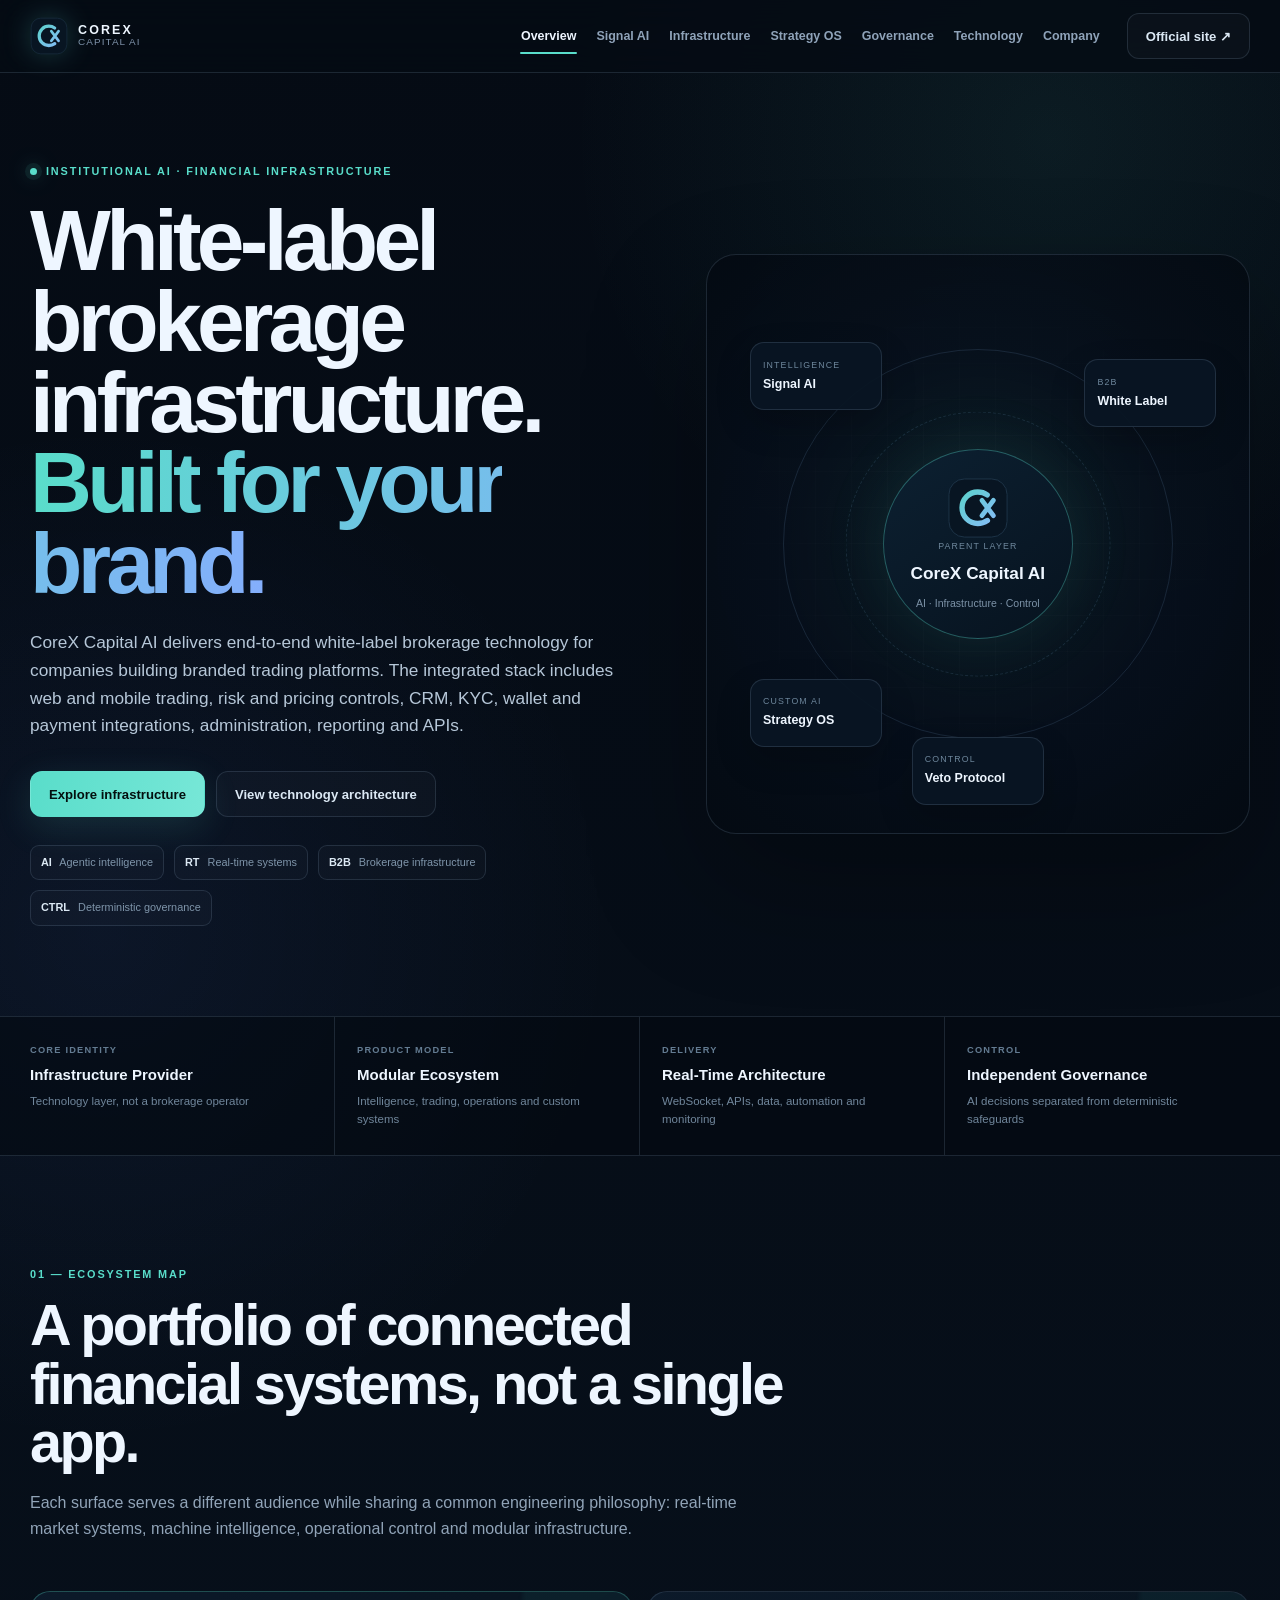
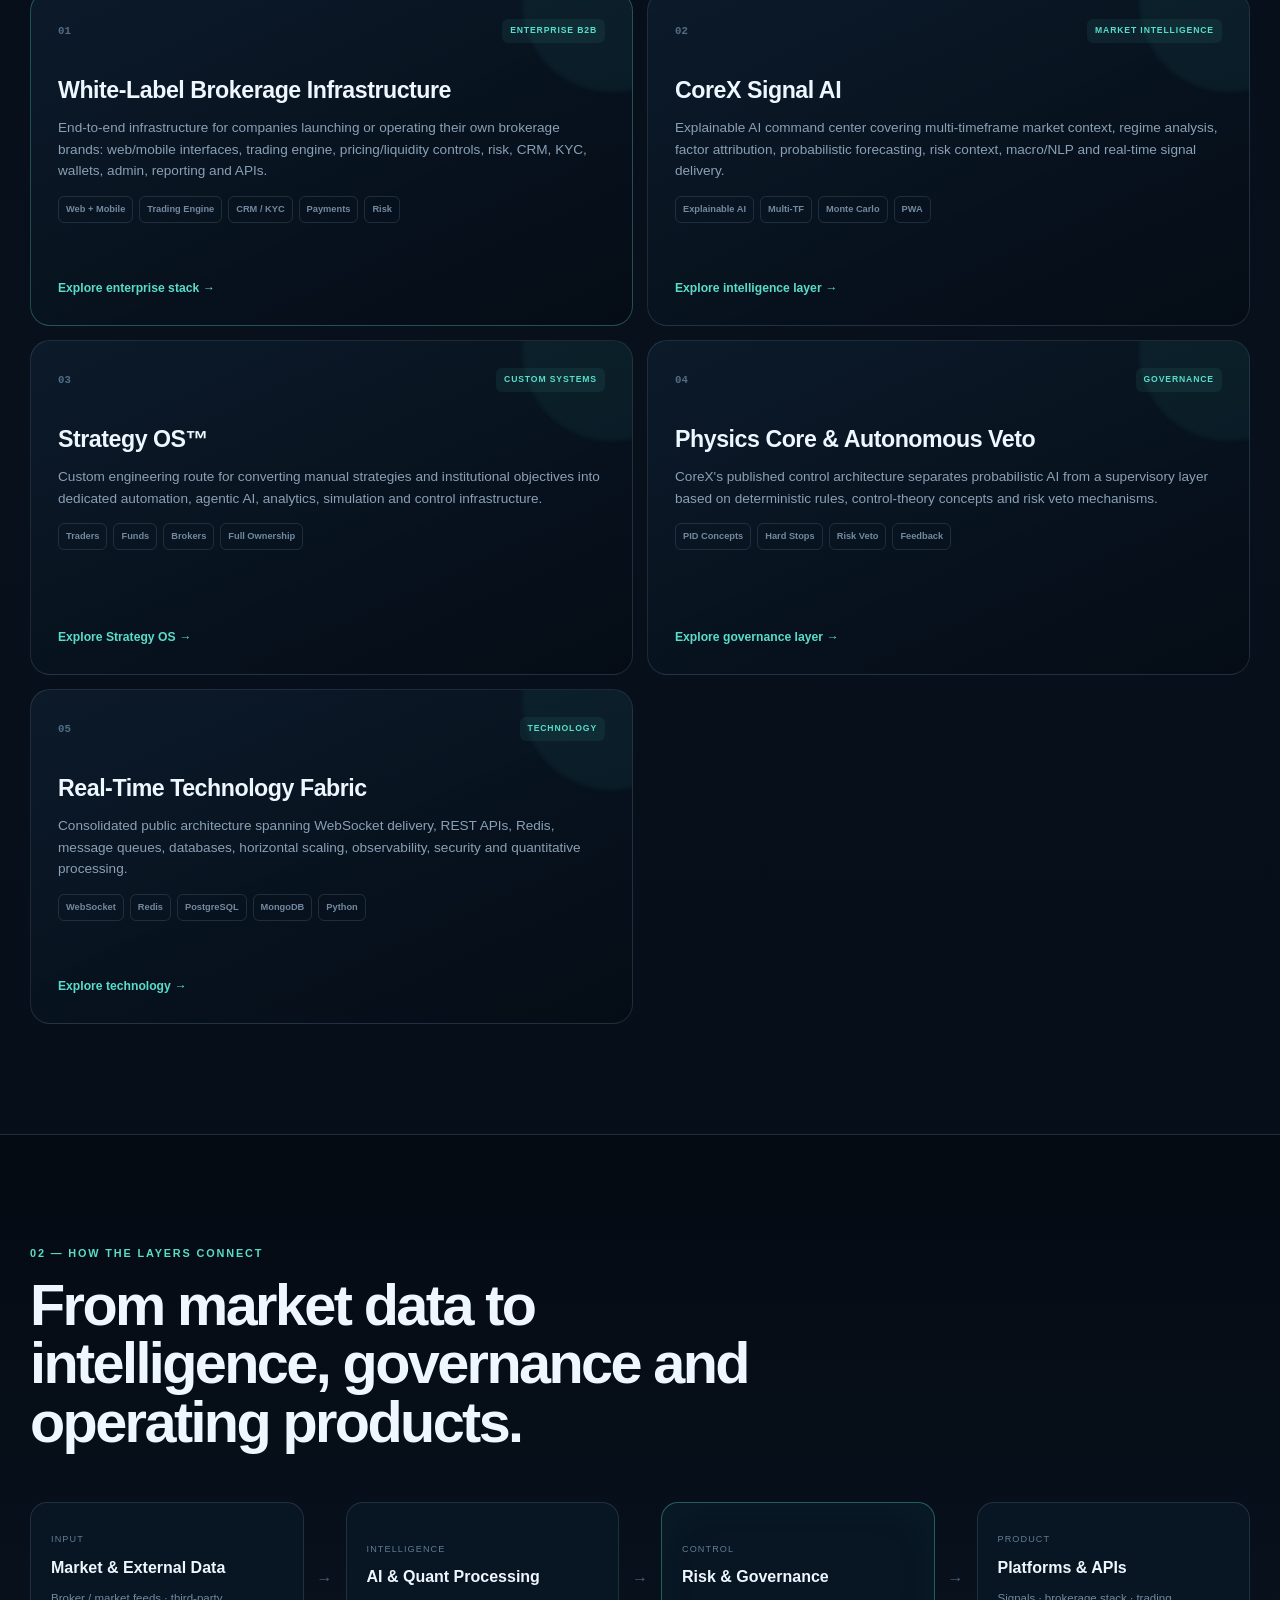
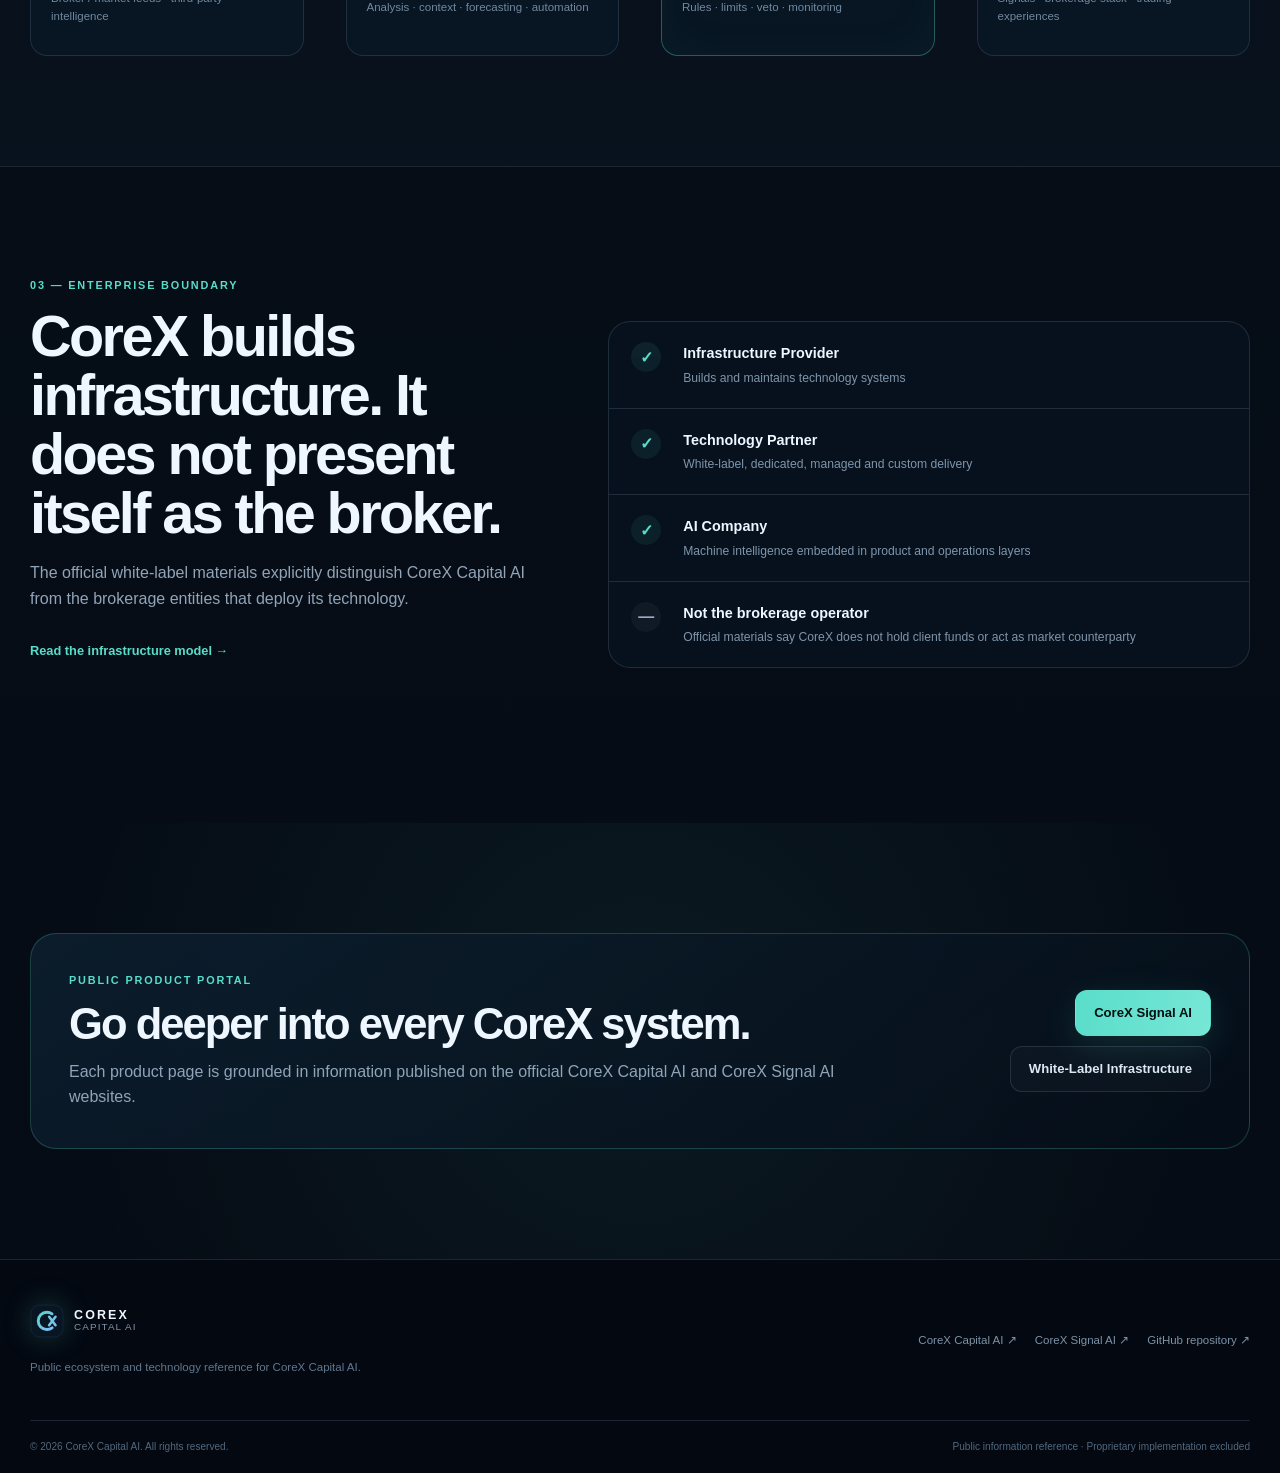
<file: site/index.html>
<!doctype html><html lang="en"><head><meta charset="utf-8"><meta name="viewport" content="width=device-width,initial-scale=1"><meta name="description" content="CoreX Capital AI delivers white-label brokerage infrastructure, trading systems, operations, risk controls and APIs for branded trading platforms, alongside AI and governance technology."><meta name="theme-color" content="#050b14"><meta name="robots" content="index,follow"><meta property="og:title" content="CoreX Capital AI — White-Label Brokerage Infrastructure & AI"><meta property="og:description" content="CoreX Capital AI public ecosystem: agentic AI, white-label brokerage infrastructure, CoreX Signal AI, Strategy OS and deterministic governance."><meta property="og:type" content="website"><title>CoreX Capital AI — White-Label Brokerage Infrastructure & AI</title><link rel="icon" href="assets/corex-mark.svg" type="image/svg+xml"><link rel="stylesheet" href="styles.css"></head><body class="home-page"><a class="skip-link" href="#main">Skip to content</a><div class="scroll-progress"><span id="scrollProgress"></span></div><header class="site-header"><div class="shell nav-wrap"><a class="brand" href="index.html"><img src="assets/corex-mark.svg" alt="" width="38" height="38"><span><strong>COREX</strong><em>CAPITAL AI</em></span></a><button class="menu-button" id="menuButton" aria-expanded="false" aria-controls="primaryNav"><span></span><span></span><span></span></button><nav id="primaryNav"><a href="index.html" class="active">Overview</a><a href="signal-ai.html">Signal AI</a><a href="brokerage-infrastructure.html">Infrastructure</a><a href="strategy-os.html">Strategy OS</a><a href="governance.html">Governance</a><a href="technology.html">Technology</a><a href="about.html">Company</a></nav><a class="button button-ghost desktop-cta" href="https://corexcapitalai.com/" target="_blank" rel="noreferrer">Official site ↗</a></div></header><main id="main"><section class="hero hero-home"><div class="shell hero-grid"><div class="hero-copy reveal"><div class="eyebrow"><span class="pulse"></span> INSTITUTIONAL AI · FINANCIAL INFRASTRUCTURE</div><h1>White-label brokerage infrastructure.<br><span>Built for your brand.</span></h1><p class="hero-lead">CoreX Capital AI delivers end-to-end white-label brokerage technology for companies building branded trading platforms. The integrated stack includes web and mobile trading, risk and pricing controls, CRM, KYC, wallet and payment integrations, administration, reporting and APIs.</p><div class="hero-actions"><a class="button button-primary" href="#ecosystem">Explore infrastructure</a><a class="button button-secondary" href="technology.html">View technology architecture</a></div><div class="hero-proof"><span><b>AI</b> Agentic intelligence</span><span><b>RT</b> Real-time systems</span><span><b>B2B</b> Brokerage infrastructure</span><span><b>CTRL</b> Deterministic governance</span></div></div><div class="network-orbit reveal"><div class="orbit-ring ring-a"></div><div class="orbit-ring ring-b"></div><div class="orbit-core"><img src="assets/corex-mark.svg" alt="" width="62" height="62"><small>PARENT LAYER</small><strong>CoreX Capital AI</strong><span>AI · Infrastructure · Control</span></div><a class="orbit-node node-a" href="signal-ai.html"><small>INTELLIGENCE</small><strong>Signal AI</strong></a><a class="orbit-node node-b" href="brokerage-infrastructure.html"><small>B2B</small><strong>White Label</strong></a><a class="orbit-node node-d" href="strategy-os.html"><small>CUSTOM AI</small><strong>Strategy OS</strong></a><a class="orbit-node node-e" href="governance.html"><small>CONTROL</small><strong>Veto Protocol</strong></a></div></div></section><section class="trust-strip"><div class="shell trust-grid"><div><small>CORE IDENTITY</small><strong>Infrastructure Provider</strong><span>Technology layer, not a brokerage operator</span></div><div><small>PRODUCT MODEL</small><strong>Modular Ecosystem</strong><span>Intelligence, trading, operations and custom systems</span></div><div><small>DELIVERY</small><strong>Real-Time Architecture</strong><span>WebSocket, APIs, data, automation and monitoring</span></div><div><small>CONTROL</small><strong>Independent Governance</strong><span>AI decisions separated from deterministic safeguards</span></div></div></section><section class="section shell" id="ecosystem"><div class="section-head reveal"><div class="eyebrow">01 — ECOSYSTEM MAP</div><h2>A portfolio of connected financial systems, not a single app.</h2><p>Each surface serves a different audience while sharing a common engineering philosophy: real-time market systems, machine intelligence, operational control and modular infrastructure.</p></div><div class="product-grid"><a class="product-card product-card-featured reveal" href="brokerage-infrastructure.html"><div class="card-top"><span class="serial">01</span><span class="pill">ENTERPRISE B2B</span></div><h3>White-Label Brokerage Infrastructure</h3><p>End-to-end infrastructure for companies launching or operating their own brokerage brands: web/mobile interfaces, trading engine, pricing/liquidity controls, risk, CRM, KYC, wallets, admin, reporting and APIs.</p><div class="tag-row"><span>Web + Mobile</span><span>Trading Engine</span><span>CRM / KYC</span><span>Payments</span><span>Risk</span></div><b class="card-link">Explore enterprise stack →</b></a><a class="product-card reveal" href="signal-ai.html"><div class="card-top"><span class="serial">02</span><span class="pill">MARKET INTELLIGENCE</span></div><h3>CoreX Signal AI</h3><p>Explainable AI command center covering multi-timeframe market context, regime analysis, factor attribution, probabilistic forecasting, risk context, macro/NLP and real-time signal delivery.</p><div class="tag-row"><span>Explainable AI</span><span>Multi-TF</span><span>Monte Carlo</span><span>PWA</span></div><b class="card-link">Explore intelligence layer →</b></a><a class="product-card reveal" href="strategy-os.html"><div class="card-top"><span class="serial">03</span><span class="pill">CUSTOM SYSTEMS</span></div><h3>Strategy OS™</h3><p>Custom engineering route for converting manual strategies and institutional objectives into dedicated automation, agentic AI, analytics, simulation and control infrastructure.</p><div class="tag-row"><span>Traders</span><span>Funds</span><span>Brokers</span><span>Full Ownership</span></div><b class="card-link">Explore Strategy OS →</b></a><a class="product-card reveal" href="governance.html"><div class="card-top"><span class="serial">04</span><span class="pill">GOVERNANCE</span></div><h3>Physics Core & Autonomous Veto</h3><p>CoreX's published control architecture separates probabilistic AI from a supervisory layer based on deterministic rules, control-theory concepts and risk veto mechanisms.</p><div class="tag-row"><span>PID Concepts</span><span>Hard Stops</span><span>Risk Veto</span><span>Feedback</span></div><b class="card-link">Explore governance layer →</b></a><a class="product-card reveal" href="technology.html"><div class="card-top"><span class="serial">05</span><span class="pill">TECHNOLOGY</span></div><h3>Real-Time Technology Fabric</h3><p>Consolidated public architecture spanning WebSocket delivery, REST APIs, Redis, message queues, databases, horizontal scaling, observability, security and quantitative processing.</p><div class="tag-row"><span>WebSocket</span><span>Redis</span><span>PostgreSQL</span><span>MongoDB</span><span>Python</span></div><b class="card-link">Explore technology →</b></a></div></section><section class="section section-dark"><div class="shell"><div class="section-head reveal"><div class="eyebrow">02 — HOW THE LAYERS CONNECT</div><h2>From market data to intelligence, governance and operating products.</h2></div><div class="flow-map reveal"><div class="flow-node"><small>INPUT</small><strong>Market & External Data</strong><span>Broker / market feeds · third-party intelligence</span></div><i>→</i><div class="flow-node"><small>INTELLIGENCE</small><strong>AI & Quant Processing</strong><span>Analysis · context · forecasting · automation</span></div><i>→</i><div class="flow-node accent"><small>CONTROL</small><strong>Risk & Governance</strong><span>Rules · limits · veto · monitoring</span></div><i>→</i><div class="flow-node"><small>PRODUCT</small><strong>Platforms & APIs</strong><span>Signals · brokerage stack · trading experiences</span></div></div></div></section><section class="section shell"><div class="split-feature"><div class="section-head reveal"><div class="eyebrow">03 — ENTERPRISE BOUNDARY</div><h2>CoreX builds infrastructure. It does not present itself as the broker.</h2><p>The official white-label materials explicitly distinguish CoreX Capital AI from the brokerage entities that deploy its technology.</p><a class="text-link" href="brokerage-infrastructure.html">Read the infrastructure model →</a></div><div class="boundary-panel reveal"><div class="boundary-row yes"><b>✓</b><div><strong>Infrastructure Provider</strong><span>Builds and maintains technology systems</span></div></div><div class="boundary-row yes"><b>✓</b><div><strong>Technology Partner</strong><span>White-label, dedicated, managed and custom delivery</span></div></div><div class="boundary-row yes"><b>✓</b><div><strong>AI Company</strong><span>Machine intelligence embedded in product and operations layers</span></div></div><div class="boundary-row no"><b>—</b><div><strong>Not the brokerage operator</strong><span>Official materials say CoreX does not hold client funds or act as market counterparty</span></div></div></div></div></section><section class="section section-glow"><div class="shell cta-panel reveal"><div><div class="eyebrow">PUBLIC PRODUCT PORTAL</div><h2>Go deeper into every CoreX system.</h2><p>Each product page is grounded in information published on the official CoreX Capital AI and CoreX Signal AI websites.</p></div><div class="cta-actions"><a class="button button-primary" href="signal-ai.html">CoreX Signal AI</a><a class="button button-secondary" href="brokerage-infrastructure.html">White-Label Infrastructure</a></div></div></section></main><footer class="site-footer"><div class="shell footer-top"><div><a class="brand footer-brand" href="index.html"><img src="assets/corex-mark.svg" alt="" width="34" height="34"><span><strong>COREX</strong><em>CAPITAL AI</em></span></a><p>Public ecosystem and technology reference for CoreX Capital AI.</p></div><div class="footer-nav"><a href="https://corexcapitalai.com/" target="_blank" rel="noreferrer">CoreX Capital AI ↗</a><a href="https://corexsignalai.com/" target="_blank" rel="noreferrer">CoreX Signal AI ↗</a><a href="https://github.com/corexcapitalai/CoreX-Capital-AI" target="_blank" rel="noreferrer">GitHub repository ↗</a></div></div><div class="shell footer-bottom"><span>© <span data-current-year>2026</span> CoreX Capital AI. All rights reserved.</span><span>Public information reference · Proprietary implementation excluded</span></div></footer><script src="app.js" defer></script></body></html>
</file>
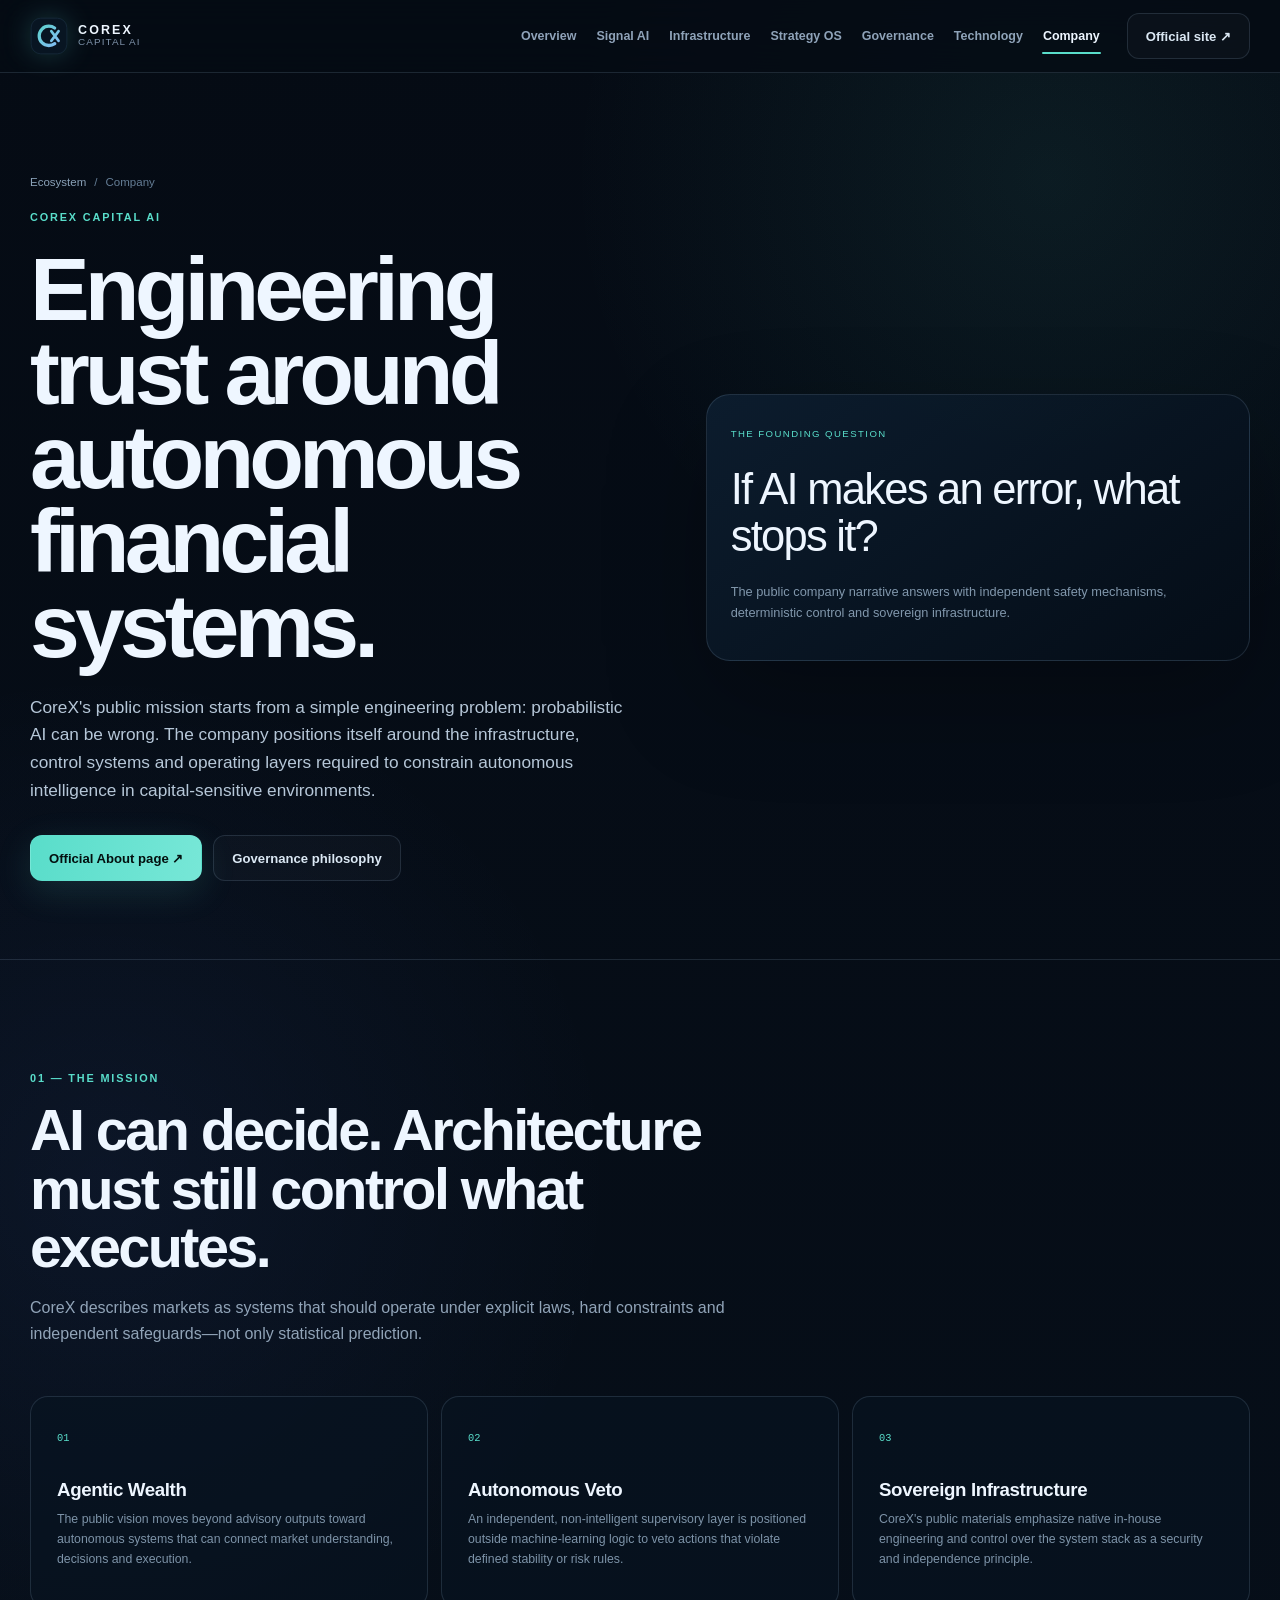
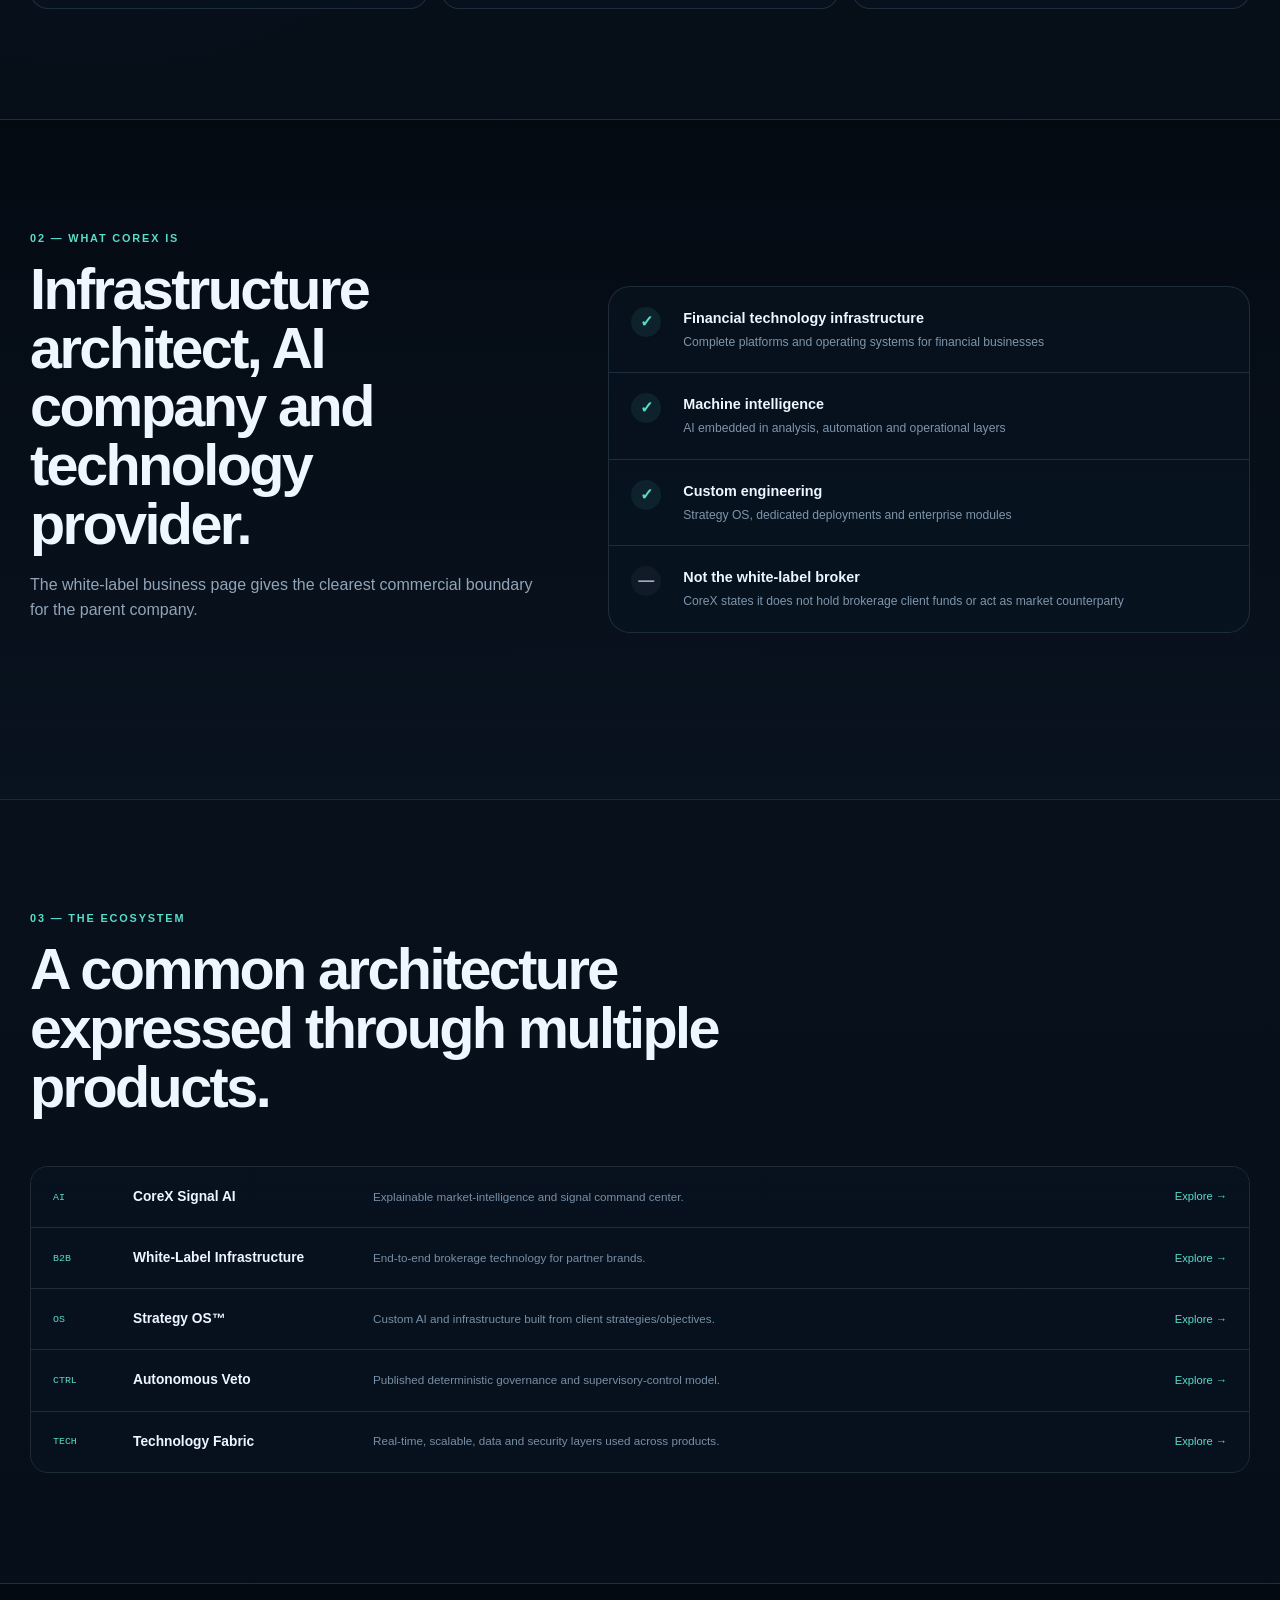
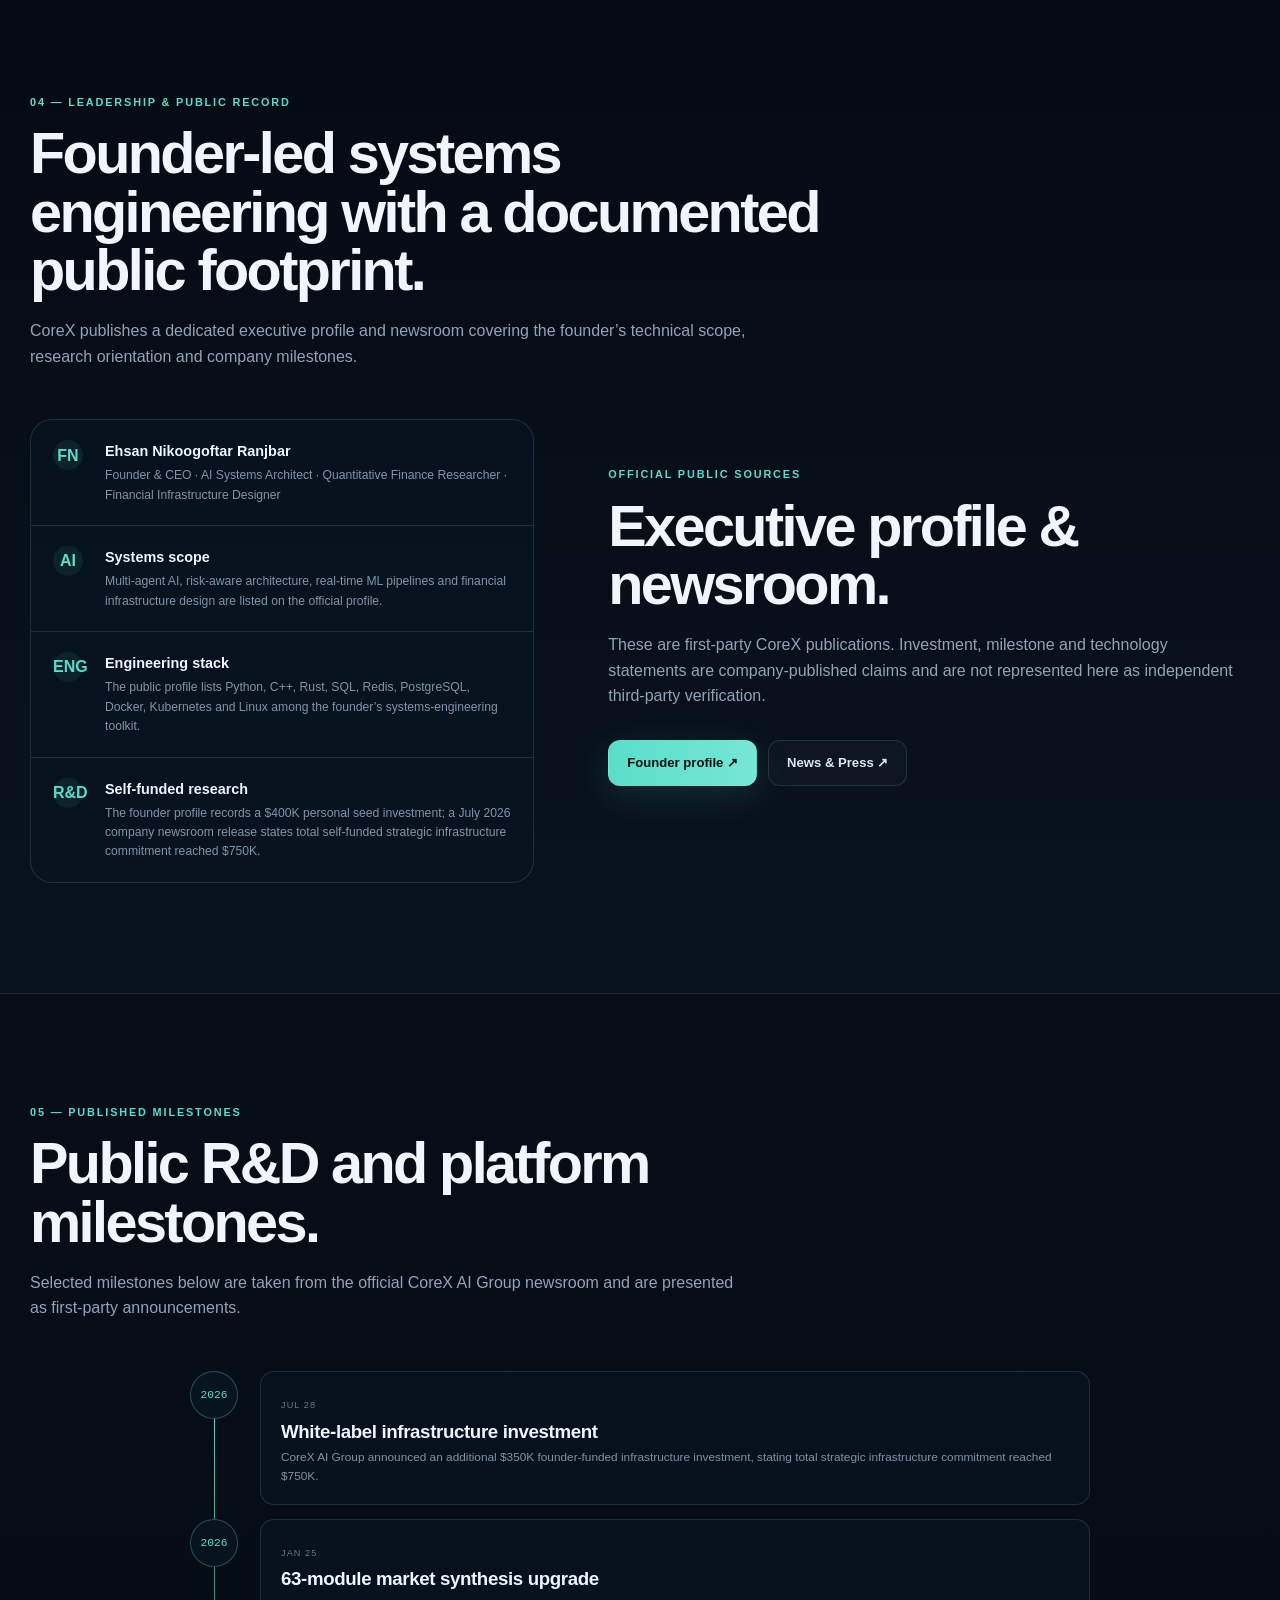
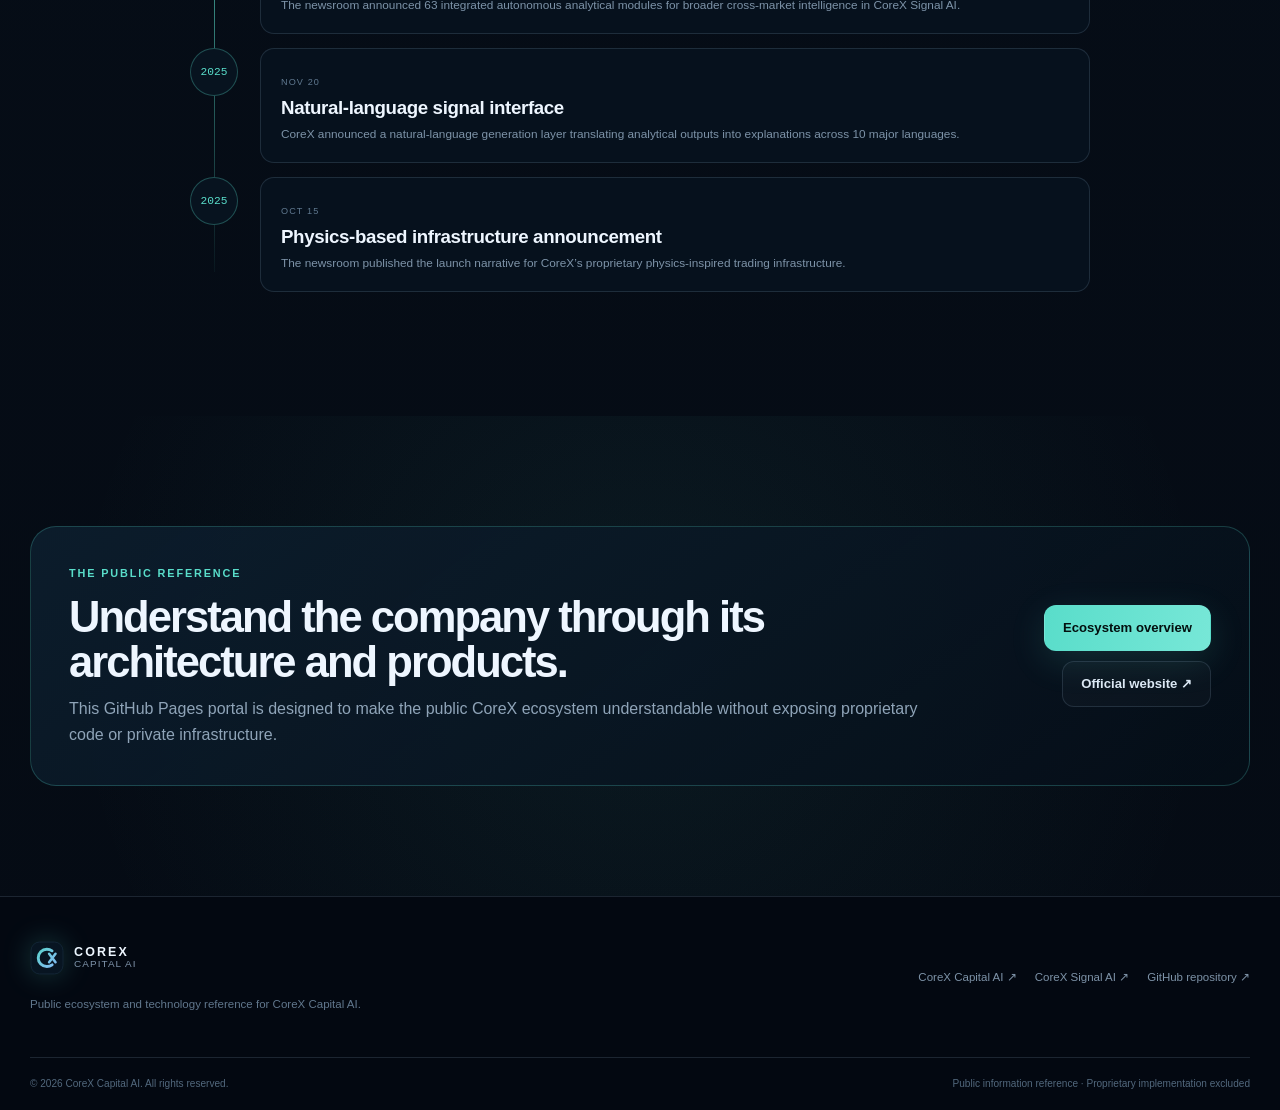
<file: site/about.html>
<!doctype html>
<html lang="en">
<head>
  <meta charset="utf-8" />
  <meta name="viewport" content="width=device-width, initial-scale=1" />
  <meta name="description" content="CoreX Capital AI company mission, public architecture philosophy, product ecosystem and infrastructure-provider identity." />
  <meta name="theme-color" content="#050b14" />
  <meta name="robots" content="index,follow" />
  <meta property="og:title" content="About CoreX Capital AI — Mission, Architecture &amp; Ecosystem" />
  <meta property="og:description" content="CoreX Capital AI company mission, public architecture philosophy, product ecosystem and infrastructure-provider identity." />
  <meta property="og:type" content="website" />
  <title>About CoreX Capital AI — Mission, Architecture &amp; Ecosystem</title>
  <link rel="icon" href="assets/corex-mark.svg" type="image/svg+xml" />
  <link rel="stylesheet" href="styles.css" />
</head>
<body class="about-page">

    <a class="skip-link" href="#main">Skip to content</a>
    <div class="scroll-progress" aria-hidden="true"><span id="scrollProgress"></span></div>
    <header class="site-header">
      <div class="shell nav-wrap">
        <a class="brand" href="index.html" aria-label="CoreX Capital AI public ecosystem">
          <img src="assets/corex-mark.svg" alt="" width="38" height="38" />
          <span><strong>COREX</strong><em>CAPITAL AI</em></span>
        </a>
        <button class="menu-button" id="menuButton" aria-expanded="false" aria-controls="primaryNav" aria-label="Open navigation">
          <span></span><span></span><span></span>
        </button>
        <nav id="primaryNav" aria-label="Primary navigation">
          <a href="index.html">Overview</a>
<a href="signal-ai.html">Signal AI</a>
<a href="brokerage-infrastructure.html">Infrastructure</a>

<a href="strategy-os.html">Strategy OS</a>
<a href="governance.html">Governance</a>
<a href="technology.html">Technology</a>
<a href="about.html" class="active">Company</a>
        </nav>
        <a class="button button-ghost desktop-cta" href="https://corexcapitalai.com/" target="_blank" rel="noreferrer">Official site ↗</a>
      </div>
    </header>
    
<main id="main">

<section class="page-hero about-hero">
  <div class="shell page-hero-grid">
    <div class="reveal">
      <div class="breadcrumbs"><a href="index.html">Ecosystem</a><span>/</span>Company</div>
      <div class="eyebrow">COREX CAPITAL AI</div>
      <h1>Engineering trust around autonomous financial systems.</h1>
      <p class="hero-lead">CoreX's public mission starts from a simple engineering problem: probabilistic AI can be wrong. The company positions itself around the infrastructure, control systems and operating layers required to constrain autonomous intelligence in capital-sensitive environments.</p>
      <div class="hero-actions"><a class="button button-primary" href="https://corexcapitalai.com/about.html" target="_blank" rel="noreferrer">Official About page ↗</a><a class="button button-secondary" href="governance.html">Governance philosophy</a></div>
    </div>
    <div class="mission-card reveal"><small>THE FOUNDING QUESTION</small><blockquote>If AI makes an error, what stops it?</blockquote><p>The public company narrative answers with independent safety mechanisms, deterministic control and sovereign infrastructure.</p></div>
  </div>
</section>

<section class="section shell">
  <div class="section-head reveal"><div class="eyebrow">01 — THE MISSION</div><h2>AI can decide. Architecture must still control what executes.</h2><p>CoreX describes markets as systems that should operate under explicit laws, hard constraints and independent safeguards—not only statistical prediction.</p></div>
  <div class="three-pillars">
    <article class="reveal"><span>01</span><h3>Agentic Wealth</h3><p>The public vision moves beyond advisory outputs toward autonomous systems that can connect market understanding, decisions and execution.</p></article>
    <article class="reveal"><span>02</span><h3>Autonomous Veto</h3><p>An independent, non-intelligent supervisory layer is positioned outside machine-learning logic to veto actions that violate defined stability or risk rules.</p></article>
    <article class="reveal"><span>03</span><h3>Sovereign Infrastructure</h3><p>CoreX's public materials emphasize native in-house engineering and control over the system stack as a security and independence principle.</p></article>
  </div>
</section>

<section class="section section-dark">
  <div class="shell split-feature">
    <div class="section-head reveal"><div class="eyebrow">02 — WHAT COREX IS</div><h2>Infrastructure architect, AI company and technology provider.</h2><p>The white-label business page gives the clearest commercial boundary for the parent company.</p></div>
    <div class="boundary-panel reveal">
      <div class="boundary-row yes"><b>✓</b><div><strong>Financial technology infrastructure</strong><span>Complete platforms and operating systems for financial businesses</span></div></div>
      <div class="boundary-row yes"><b>✓</b><div><strong>Machine intelligence</strong><span>AI embedded in analysis, automation and operational layers</span></div></div>
      <div class="boundary-row yes"><b>✓</b><div><strong>Custom engineering</strong><span>Strategy OS, dedicated deployments and enterprise modules</span></div></div>
      <div class="boundary-row no"><b>—</b><div><strong>Not the white-label broker</strong><span>CoreX states it does not hold brokerage client funds or act as market counterparty</span></div></div>
    </div>
  </div>
</section>

<section class="section shell">
  <div class="section-head reveal"><div class="eyebrow">03 — THE ECOSYSTEM</div><h2>A common architecture expressed through multiple products.</h2></div>
  <div class="capability-list">
    <div class="reveal"><span>AI</span><strong>CoreX Signal AI</strong><p>Explainable market-intelligence and signal command center.</p><a href="signal-ai.html">Explore →</a></div>
    <div class="reveal"><span>B2B</span><strong>White-Label Infrastructure</strong><p>End-to-end brokerage technology for partner brands.</p><a href="brokerage-infrastructure.html">Explore →</a></div>
    <div class="reveal"><span>OS</span><strong>Strategy OS™</strong><p>Custom AI and infrastructure built from client strategies/objectives.</p><a href="strategy-os.html">Explore →</a></div>
    <div class="reveal"><span>CTRL</span><strong>Autonomous Veto</strong><p>Published deterministic governance and supervisory-control model.</p><a href="governance.html">Explore →</a></div>
    <div class="reveal"><span>TECH</span><strong>Technology Fabric</strong><p>Real-time, scalable, data and security layers used across products.</p><a href="technology.html">Explore →</a></div>
  </div>
</section>

<section class="section section-dark"><div class="shell"><div class="section-head reveal"><div class="eyebrow">04 — LEADERSHIP & PUBLIC RECORD</div><h2>Founder-led systems engineering with a documented public footprint.</h2><p>CoreX publishes a dedicated executive profile and newsroom covering the founder’s technical scope, research orientation and company milestones.</p></div><div class="split-feature"><div class="boundary-panel reveal"><div class="boundary-row yes"><b>FN</b><div><strong>Ehsan Nikoogoftar Ranjbar</strong><span>Founder & CEO · AI Systems Architect · Quantitative Finance Researcher · Financial Infrastructure Designer</span></div></div><div class="boundary-row yes"><b>AI</b><div><strong>Systems scope</strong><span>Multi-agent AI, risk-aware architecture, real-time ML pipelines and financial infrastructure design are listed on the official profile.</span></div></div><div class="boundary-row yes"><b>ENG</b><div><strong>Engineering stack</strong><span>The public profile lists Python, C++, Rust, SQL, Redis, PostgreSQL, Docker, Kubernetes and Linux among the founder’s systems-engineering toolkit.</span></div></div><div class="boundary-row yes"><b>R&amp;D</b><div><strong>Self-funded research</strong><span>The founder profile records a $400K personal seed investment; a July 2026 company newsroom release states total self-funded strategic infrastructure commitment reached $750K.</span></div></div></div><div class="section-head reveal"><div class="eyebrow">OFFICIAL PUBLIC SOURCES</div><h2>Executive profile & newsroom.</h2><p>These are first-party CoreX publications. Investment, milestone and technology statements are company-published claims and are not represented here as independent third-party verification.</p><div class="hero-actions"><a class="button button-primary" href="https://corexcapitalai.com/founder.html" target="_blank" rel="noreferrer">Founder profile ↗</a><a class="button button-secondary" href="https://corexcapitalai.com/news/" target="_blank" rel="noreferrer">News & Press ↗</a></div></div></div></div></section>

<section class="section shell"><div class="section-head reveal"><div class="eyebrow">05 — PUBLISHED MILESTONES</div><h2>Public R&D and platform milestones.</h2><p>Selected milestones below are taken from the official CoreX AI Group newsroom and are presented as first-party announcements.</p></div><div class="timeline"><div class="timeline-item reveal"><b>2026</b><div><small>JUL 28</small><h3>White-label infrastructure investment</h3><p>CoreX AI Group announced an additional $350K founder-funded infrastructure investment, stating total strategic infrastructure commitment reached $750K.</p></div></div><div class="timeline-item reveal"><b>2026</b><div><small>JAN 25</small><h3>63-module market synthesis upgrade</h3><p>The newsroom announced 63 integrated autonomous analytical modules for broader cross-market intelligence in CoreX Signal AI.</p></div></div><div class="timeline-item reveal"><b>2025</b><div><small>NOV 20</small><h3>Natural-language signal interface</h3><p>CoreX announced a natural-language generation layer translating analytical outputs into explanations across 10 major languages.</p></div></div><div class="timeline-item reveal"><b>2025</b><div><small>OCT 15</small><h3>Physics-based infrastructure announcement</h3><p>The newsroom published the launch narrative for CoreX’s proprietary physics-inspired trading infrastructure.</p></div></div></div></section>

<section class="section section-glow"><div class="shell cta-panel reveal"><div><div class="eyebrow">THE PUBLIC REFERENCE</div><h2>Understand the company through its architecture and products.</h2><p>This GitHub Pages portal is designed to make the public CoreX ecosystem understandable without exposing proprietary code or private infrastructure.</p></div><div class="cta-actions"><a class="button button-primary" href="index.html">Ecosystem overview</a><a class="button button-secondary" href="https://corexcapitalai.com/" target="_blank" rel="noreferrer">Official website ↗</a></div></div></section>

</main>

    <footer class="site-footer">
      <div class="shell footer-top">
        <div>
          <a class="brand footer-brand" href="index.html"><img src="assets/corex-mark.svg" alt="" width="34" height="34"><span><strong>COREX</strong><em>CAPITAL AI</em></span></a>
          <p>Public ecosystem and technology reference for CoreX Capital AI.</p>
        </div>
        <div class="footer-nav">
          <a href="https://corexcapitalai.com/" target="_blank" rel="noreferrer">CoreX Capital AI ↗</a>
          <a href="https://corexsignalai.com/" target="_blank" rel="noreferrer">CoreX Signal AI ↗</a>
          <a href="https://github.com/corexcapitalai/CoreX-Capital-AI" target="_blank" rel="noreferrer">GitHub repository ↗</a>
        </div>
      </div>
      <div class="shell footer-bottom">
        <span>© <span data-current-year>2026</span> CoreX Capital AI. All rights reserved.</span>
        <span>Public information reference · Proprietary implementation excluded</span>
      </div>
    </footer>
    
<script src="app.js" defer></script>
</body>
</html>
</file>
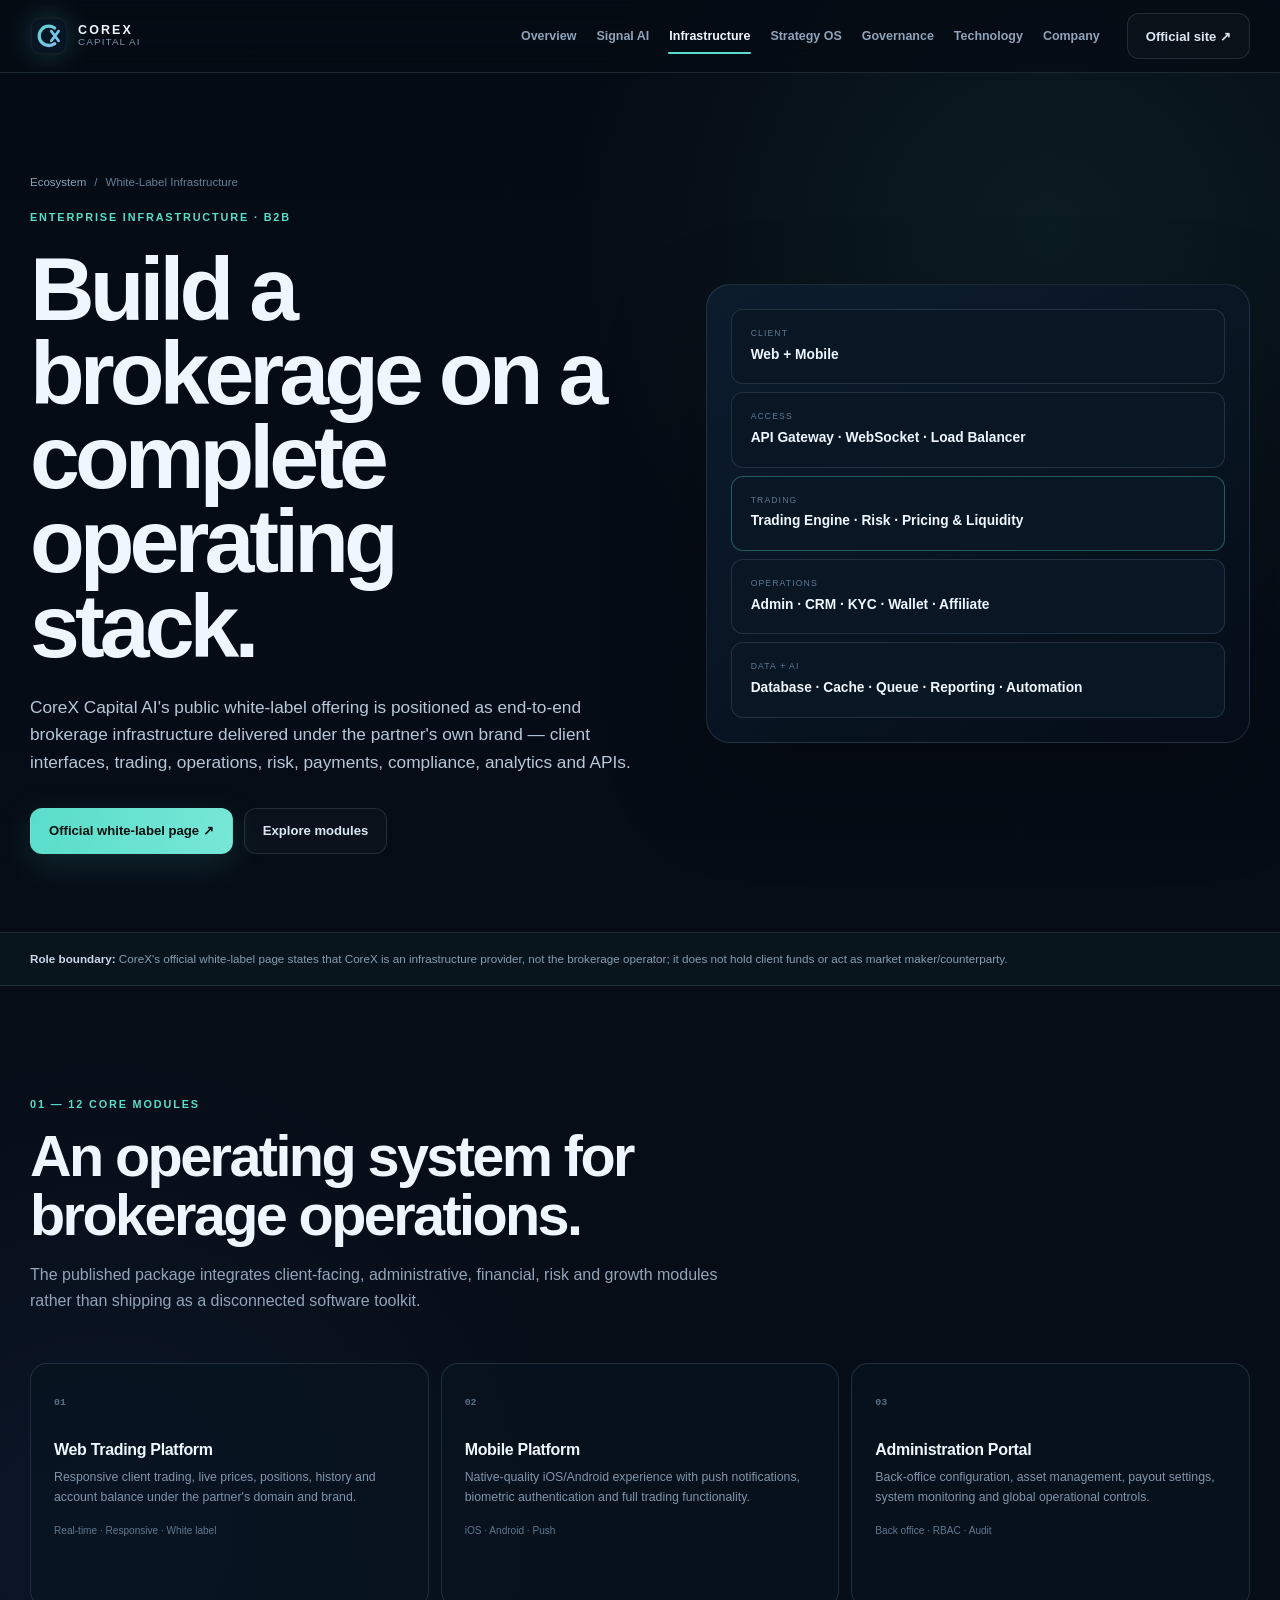
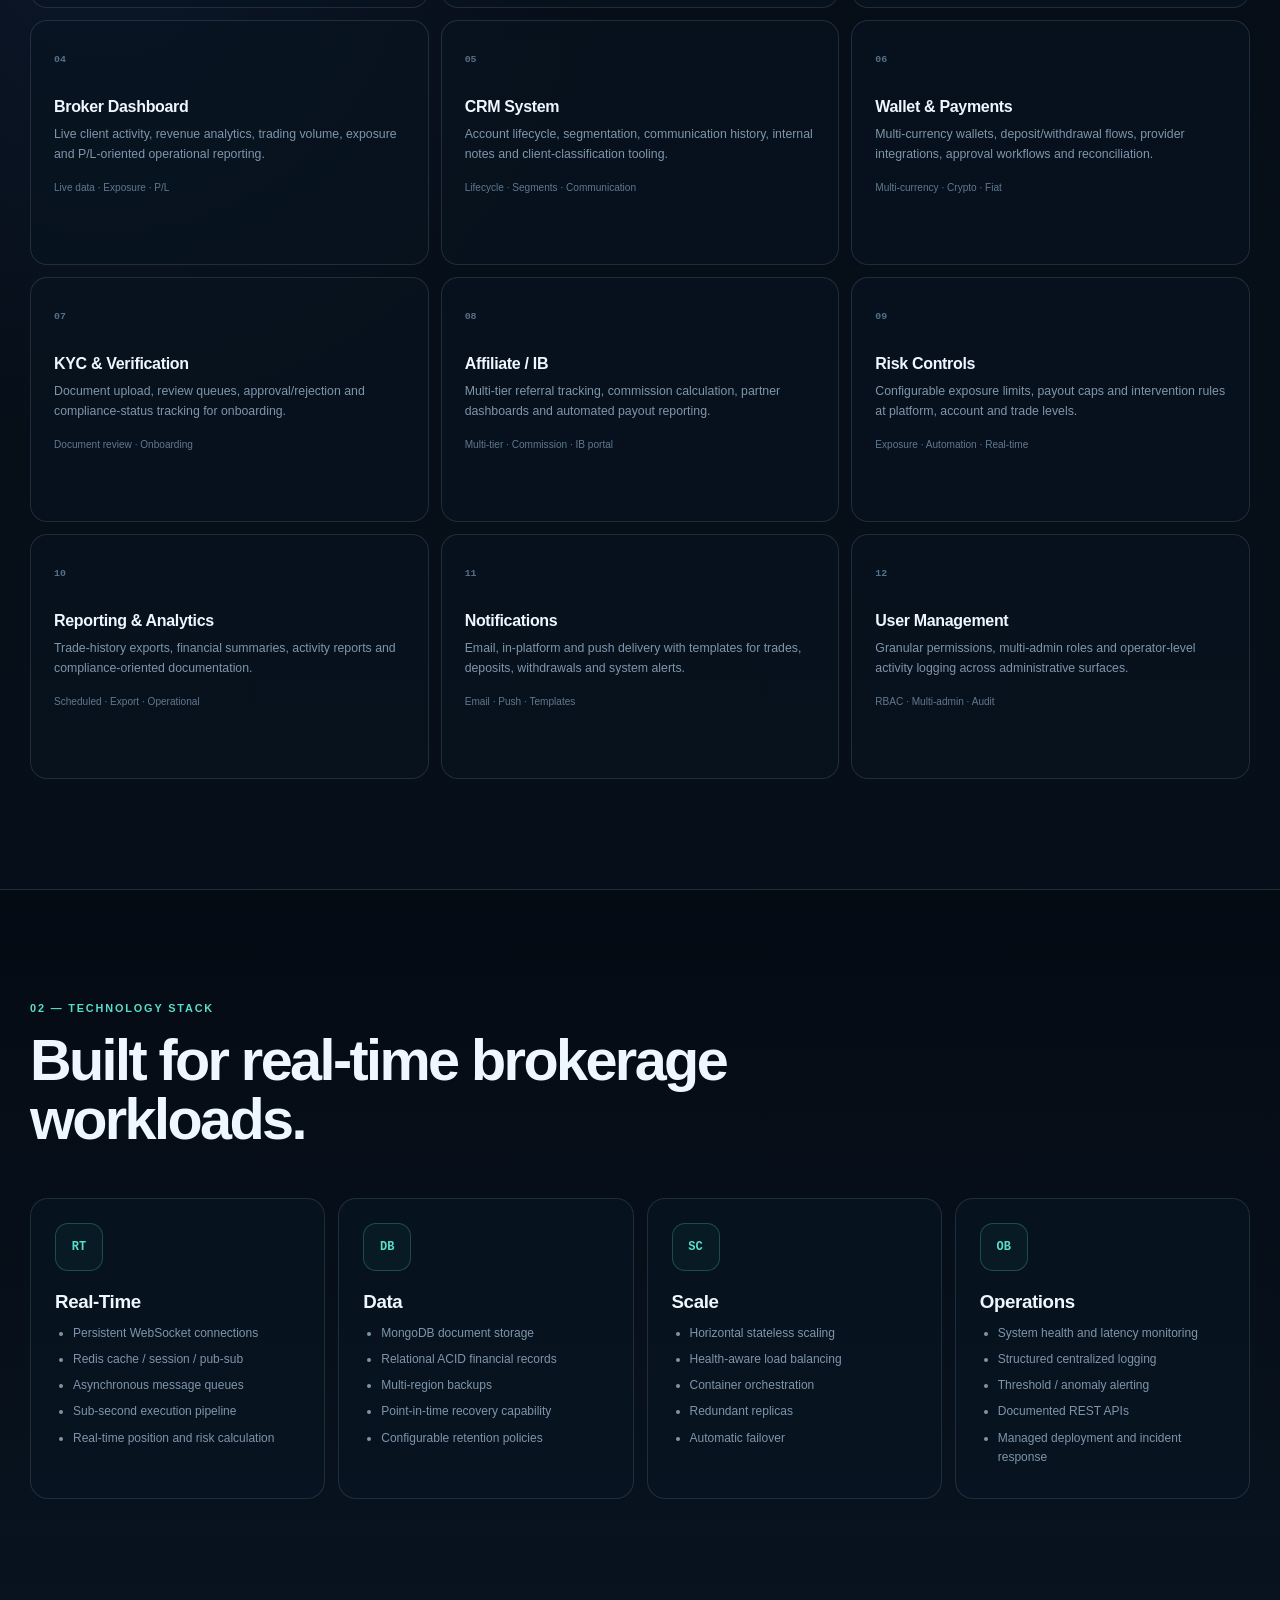
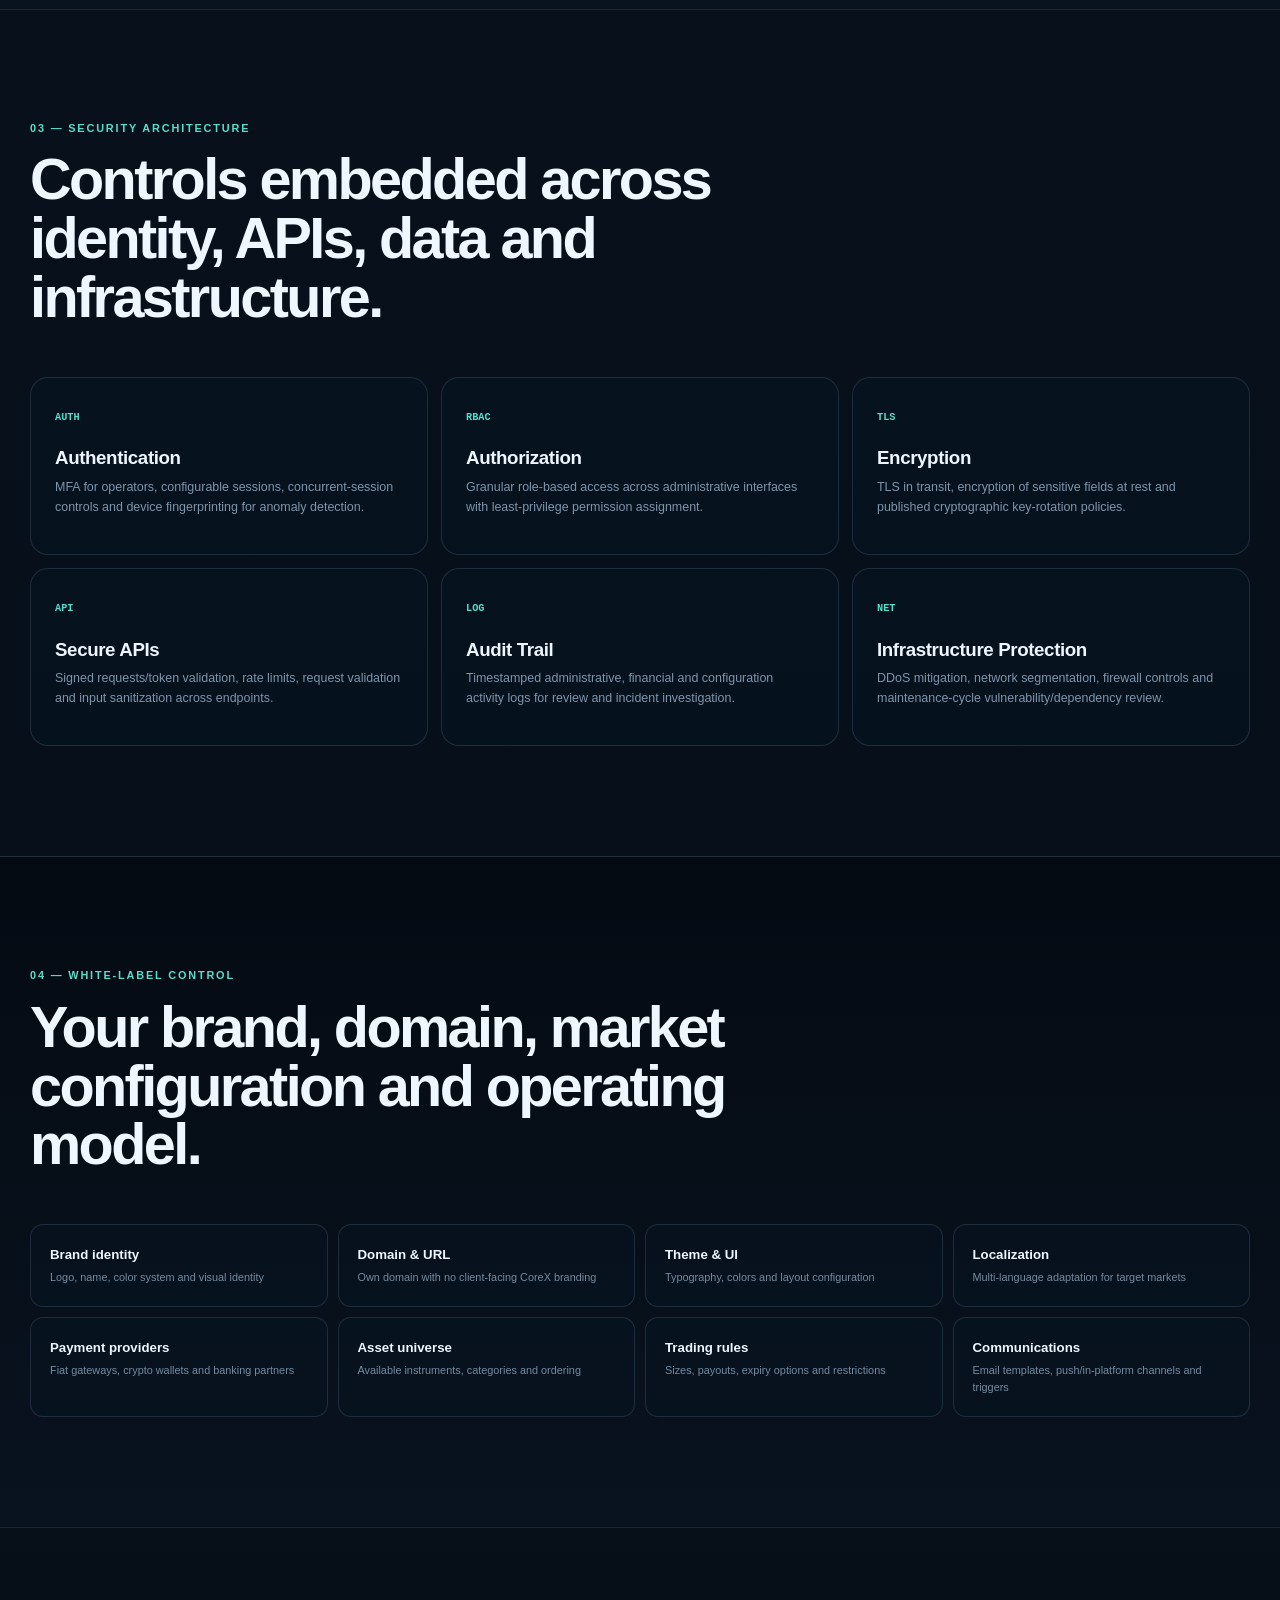
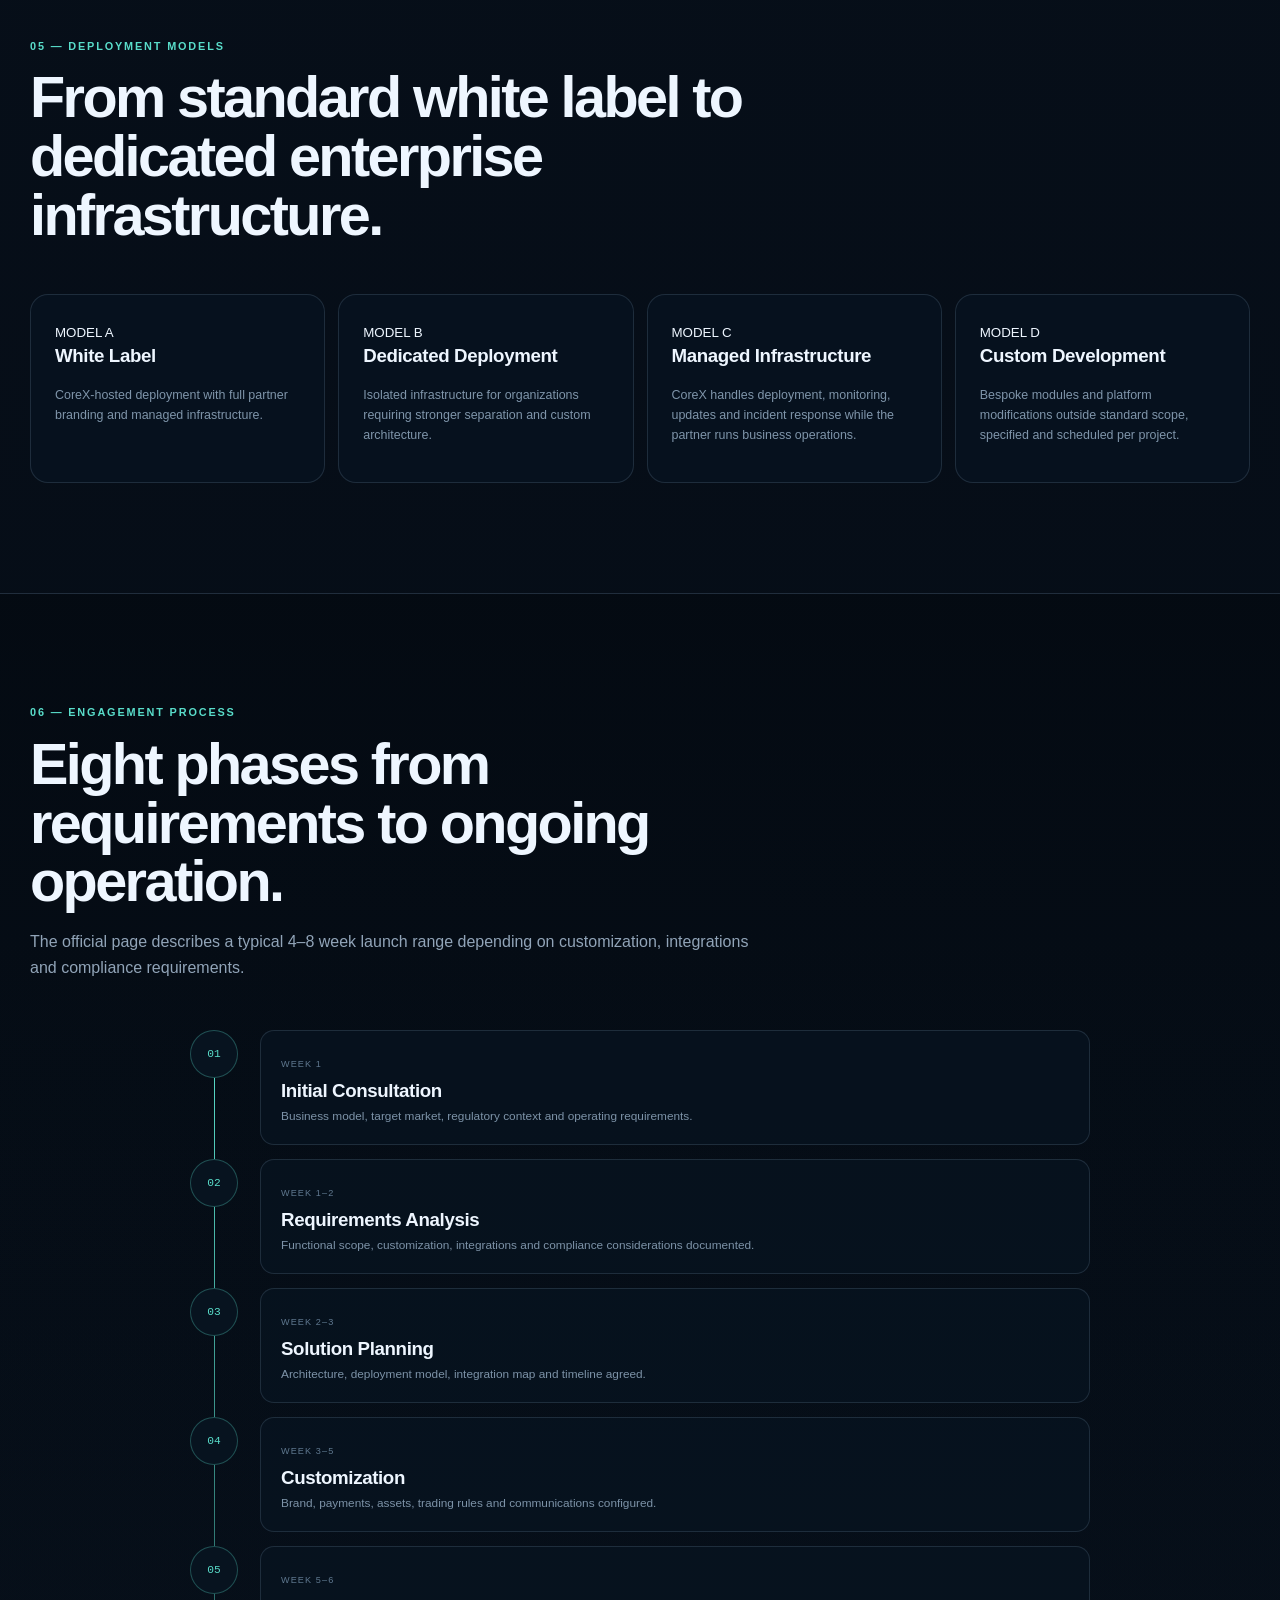
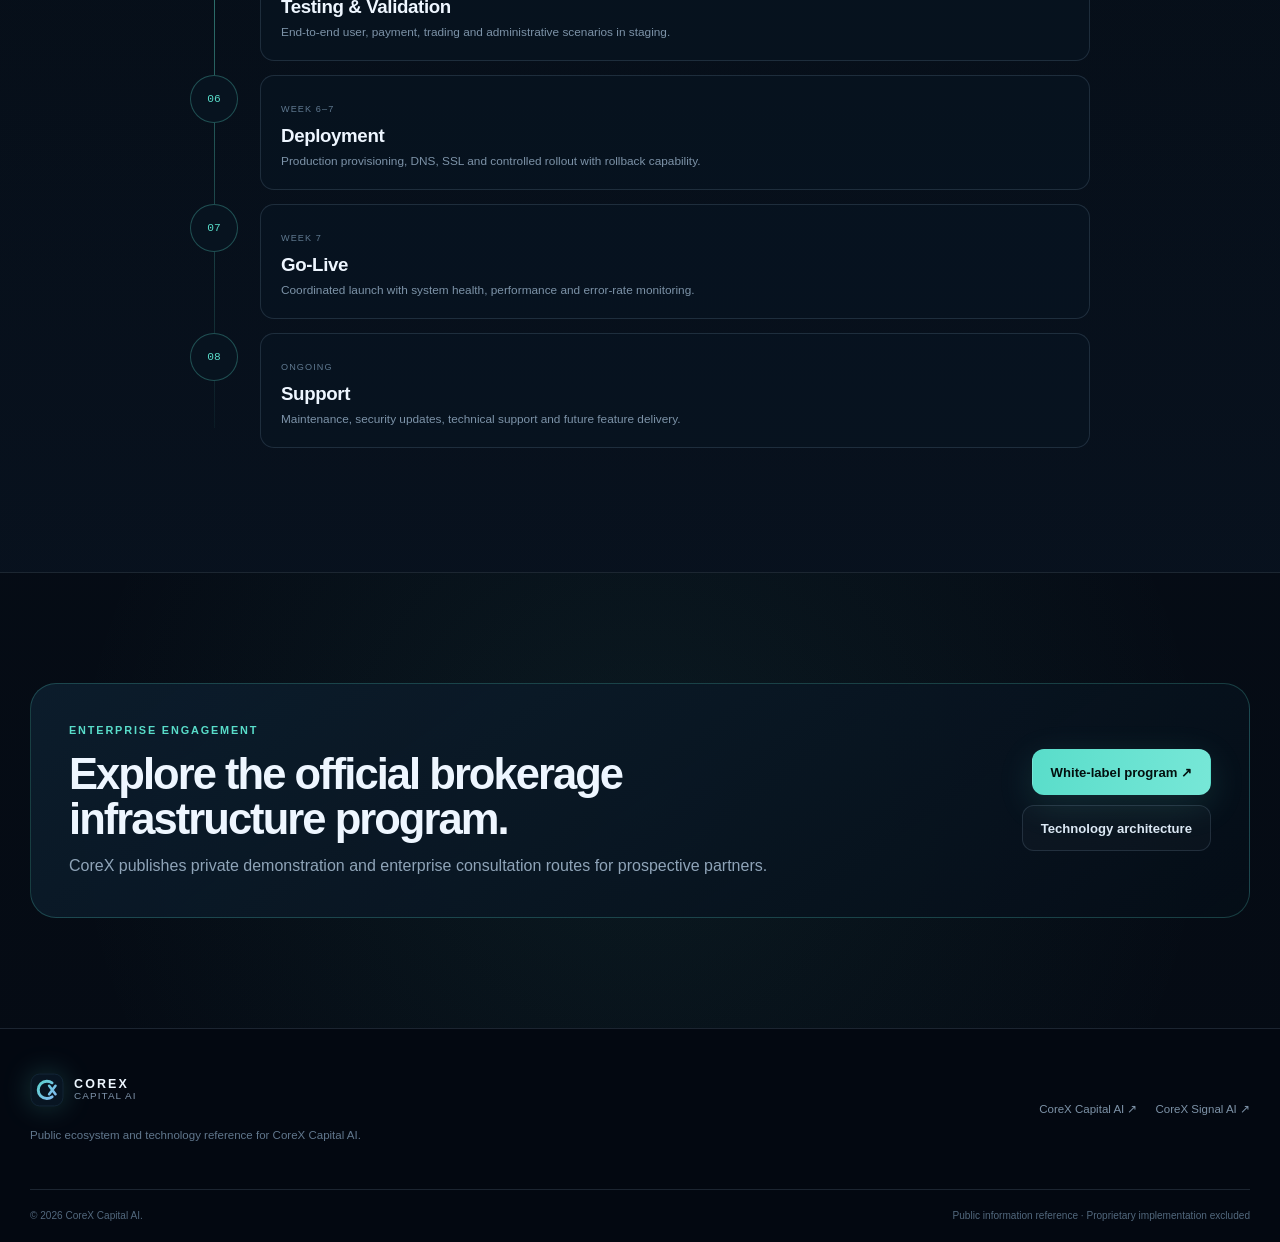
<file: site/brokerage-infrastructure.html>
<!doctype html><html lang="en"><head><meta charset="utf-8"><meta name="viewport" content="width=device-width,initial-scale=1"><meta name="description" content="Complete public overview of CoreX Capital AI white-label brokerage infrastructure: trading, mobile, CRM, KYC, risk, wallets, admin, reporting, security and deployment."><meta name="theme-color" content="#050b14"><meta name="robots" content="index,follow"><title>White-Label Brokerage Infrastructure | CoreX Capital AI</title><link rel="icon" href="assets/corex-mark.svg" type="image/svg+xml"><link rel="stylesheet" href="styles.css"></head><body class="infrastructure-page"><a class="skip-link" href="#main">Skip to content</a><div class="scroll-progress"><span id="scrollProgress"></span></div><header class="site-header"><div class="shell nav-wrap"><a class="brand" href="index.html"><img src="assets/corex-mark.svg" alt="" width="38" height="38"><span><strong>COREX</strong><em>CAPITAL AI</em></span></a><button class="menu-button" id="menuButton" aria-expanded="false" aria-controls="primaryNav"><span></span><span></span><span></span></button><nav id="primaryNav"><a href="index.html">Overview</a><a href="signal-ai.html">Signal AI</a><a href="brokerage-infrastructure.html" class="active">Infrastructure</a><a href="strategy-os.html">Strategy OS</a><a href="governance.html">Governance</a><a href="technology.html">Technology</a><a href="about.html">Company</a></nav><a class="button button-ghost desktop-cta" href="https://corexcapitalai.com/" target="_blank" rel="noreferrer">Official site ↗</a></div></header><main id="main"><section class="page-hero infrastructure-hero"><div class="shell page-hero-grid"><div class="reveal"><div class="breadcrumbs"><a href="index.html">Ecosystem</a><span>/</span>White-Label Infrastructure</div><div class="eyebrow">ENTERPRISE INFRASTRUCTURE · B2B</div><h1>Build a brokerage on a complete operating stack.</h1><p class="hero-lead">CoreX Capital AI's public white-label offering is positioned as end-to-end brokerage infrastructure delivered under the partner's own brand — client interfaces, trading, operations, risk, payments, compliance, analytics and APIs.</p><div class="hero-actions"><a class="button button-primary" href="https://corexcapitalai.com/white-label.html" target="_blank" rel="noreferrer">Official white-label page ↗</a><a class="button button-secondary" href="#modules">Explore modules</a></div></div><div class="stack-visual reveal"><div><small>CLIENT</small><strong>Web + Mobile</strong></div><div><small>ACCESS</small><strong>API Gateway · WebSocket · Load Balancer</strong></div><div class="accent"><small>TRADING</small><strong>Trading Engine · Risk · Pricing & Liquidity</strong></div><div><small>OPERATIONS</small><strong>Admin · CRM · KYC · Wallet · Affiliate</strong></div><div><small>DATA + AI</small><strong>Database · Cache · Queue · Reporting · Automation</strong></div></div></div></section><section class="source-note"><div class="shell"><b>Role boundary:</b> CoreX's official white-label page states that CoreX is an infrastructure provider, not the brokerage operator; it does not hold client funds or act as market maker/counterparty.</div></section><section class="section shell" id="modules"><div class="section-head reveal"><div class="eyebrow">01 — 12 CORE MODULES</div><h2>An operating system for brokerage operations.</h2><p>The published package integrates client-facing, administrative, financial, risk and growth modules rather than shipping as a disconnected software toolkit.</p></div><div class="module-grid large-modules"><article class="reveal"><b>01</b><h3>Web Trading Platform</h3><p>Responsive client trading, live prices, positions, history and account balance under the partner's domain and brand.</p><span>Real-time · Responsive · White label</span></article><article class="reveal"><b>02</b><h3>Mobile Platform</h3><p>Native-quality iOS/Android experience with push notifications, biometric authentication and full trading functionality.</p><span>iOS · Android · Push</span></article><article class="reveal"><b>03</b><h3>Administration Portal</h3><p>Back-office configuration, asset management, payout settings, system monitoring and global operational controls.</p><span>Back office · RBAC · Audit</span></article><article class="reveal"><b>04</b><h3>Broker Dashboard</h3><p>Live client activity, revenue analytics, trading volume, exposure and P/L-oriented operational reporting.</p><span>Live data · Exposure · P/L</span></article><article class="reveal"><b>05</b><h3>CRM System</h3><p>Account lifecycle, segmentation, communication history, internal notes and client-classification tooling.</p><span>Lifecycle · Segments · Communication</span></article><article class="reveal"><b>06</b><h3>Wallet & Payments</h3><p>Multi-currency wallets, deposit/withdrawal flows, provider integrations, approval workflows and reconciliation.</p><span>Multi-currency · Crypto · Fiat</span></article><article class="reveal"><b>07</b><h3>KYC & Verification</h3><p>Document upload, review queues, approval/rejection and compliance-status tracking for onboarding.</p><span>Document review · Onboarding</span></article><article class="reveal"><b>08</b><h3>Affiliate / IB</h3><p>Multi-tier referral tracking, commission calculation, partner dashboards and automated payout reporting.</p><span>Multi-tier · Commission · IB portal</span></article><article class="reveal"><b>09</b><h3>Risk Controls</h3><p>Configurable exposure limits, payout caps and intervention rules at platform, account and trade levels.</p><span>Exposure · Automation · Real-time</span></article><article class="reveal"><b>10</b><h3>Reporting & Analytics</h3><p>Trade-history exports, financial summaries, activity reports and compliance-oriented documentation.</p><span>Scheduled · Export · Operational</span></article><article class="reveal"><b>11</b><h3>Notifications</h3><p>Email, in-platform and push delivery with templates for trades, deposits, withdrawals and system alerts.</p><span>Email · Push · Templates</span></article><article class="reveal"><b>12</b><h3>User Management</h3><p>Granular permissions, multi-admin roles and operator-level activity logging across administrative surfaces.</p><span>RBAC · Multi-admin · Audit</span></article></div></section><section class="section section-dark"><div class="shell"><div class="section-head reveal"><div class="eyebrow">02 — TECHNOLOGY STACK</div><h2>Built for real-time brokerage workloads.</h2></div><div class="tech-columns"><article class="reveal"><div class="tech-icon">RT</div><h3>Real-Time</h3><ul><li>Persistent WebSocket connections</li><li>Redis cache / session / pub-sub</li><li>Asynchronous message queues</li><li>Sub-second execution pipeline</li><li>Real-time position and risk calculation</li></ul></article><article class="reveal"><div class="tech-icon">DB</div><h3>Data</h3><ul><li>MongoDB document storage</li><li>Relational ACID financial records</li><li>Multi-region backups</li><li>Point-in-time recovery capability</li><li>Configurable retention policies</li></ul></article><article class="reveal"><div class="tech-icon">SC</div><h3>Scale</h3><ul><li>Horizontal stateless scaling</li><li>Health-aware load balancing</li><li>Container orchestration</li><li>Redundant replicas</li><li>Automatic failover</li></ul></article><article class="reveal"><div class="tech-icon">OB</div><h3>Operations</h3><ul><li>System health and latency monitoring</li><li>Structured centralized logging</li><li>Threshold / anomaly alerting</li><li>Documented REST APIs</li><li>Managed deployment and incident response</li></ul></article></div></div></section><section class="section shell"><div class="section-head reveal"><div class="eyebrow">03 — SECURITY ARCHITECTURE</div><h2>Controls embedded across identity, APIs, data and infrastructure.</h2></div><div class="security-grid"><article class="reveal"><span>AUTH</span><h3>Authentication</h3><p>MFA for operators, configurable sessions, concurrent-session controls and device fingerprinting for anomaly detection.</p></article><article class="reveal"><span>RBAC</span><h3>Authorization</h3><p>Granular role-based access across administrative interfaces with least-privilege permission assignment.</p></article><article class="reveal"><span>TLS</span><h3>Encryption</h3><p>TLS in transit, encryption of sensitive fields at rest and published cryptographic key-rotation policies.</p></article><article class="reveal"><span>API</span><h3>Secure APIs</h3><p>Signed requests/token validation, rate limits, request validation and input sanitization across endpoints.</p></article><article class="reveal"><span>LOG</span><h3>Audit Trail</h3><p>Timestamped administrative, financial and configuration activity logs for review and incident investigation.</p></article><article class="reveal"><span>NET</span><h3>Infrastructure Protection</h3><p>DDoS mitigation, network segmentation, firewall controls and maintenance-cycle vulnerability/dependency review.</p></article></div></section><section class="section section-dark"><div class="shell"><div class="section-head reveal"><div class="eyebrow">04 — WHITE-LABEL CONTROL</div><h2>Your brand, domain, market configuration and operating model.</h2></div><div class="config-grid"><div><strong>Brand identity</strong><span>Logo, name, color system and visual identity</span></div><div><strong>Domain & URL</strong><span>Own domain with no client-facing CoreX branding</span></div><div><strong>Theme & UI</strong><span>Typography, colors and layout configuration</span></div><div><strong>Localization</strong><span>Multi-language adaptation for target markets</span></div><div><strong>Payment providers</strong><span>Fiat gateways, crypto wallets and banking partners</span></div><div><strong>Asset universe</strong><span>Available instruments, categories and ordering</span></div><div><strong>Trading rules</strong><span>Sizes, payouts, expiry options and restrictions</span></div><div><strong>Communications</strong><span>Email templates, push/in-platform channels and triggers</span></div></div></div></section><section class="section shell"><div class="section-head reveal"><div class="eyebrow">05 — DEPLOYMENT MODELS</div><h2>From standard white label to dedicated enterprise infrastructure.</h2></div><div class="pricing-models"><article class="reveal"><small>MODEL A</small><h3>White Label</h3><p>CoreX-hosted deployment with full partner branding and managed infrastructure.</p></article><article class="reveal"><small>MODEL B</small><h3>Dedicated Deployment</h3><p>Isolated infrastructure for organizations requiring stronger separation and custom architecture.</p></article><article class="reveal"><small>MODEL C</small><h3>Managed Infrastructure</h3><p>CoreX handles deployment, monitoring, updates and incident response while the partner runs business operations.</p></article><article class="reveal"><small>MODEL D</small><h3>Custom Development</h3><p>Bespoke modules and platform modifications outside standard scope, specified and scheduled per project.</p></article></div></section><section class="section section-dark"><div class="shell"><div class="section-head reveal"><div class="eyebrow">06 — ENGAGEMENT PROCESS</div><h2>Eight phases from requirements to ongoing operation.</h2><p>The official page describes a typical 4–8 week launch range depending on customization, integrations and compliance requirements.</p></div><div class="timeline"><div class="timeline-item reveal"><b>01</b><div><small>WEEK 1</small><h3>Initial Consultation</h3><p>Business model, target market, regulatory context and operating requirements.</p></div></div><div class="timeline-item reveal"><b>02</b><div><small>WEEK 1–2</small><h3>Requirements Analysis</h3><p>Functional scope, customization, integrations and compliance considerations documented.</p></div></div><div class="timeline-item reveal"><b>03</b><div><small>WEEK 2–3</small><h3>Solution Planning</h3><p>Architecture, deployment model, integration map and timeline agreed.</p></div></div><div class="timeline-item reveal"><b>04</b><div><small>WEEK 3–5</small><h3>Customization</h3><p>Brand, payments, assets, trading rules and communications configured.</p></div></div><div class="timeline-item reveal"><b>05</b><div><small>WEEK 5–6</small><h3>Testing & Validation</h3><p>End-to-end user, payment, trading and administrative scenarios in staging.</p></div></div><div class="timeline-item reveal"><b>06</b><div><small>WEEK 6–7</small><h3>Deployment</h3><p>Production provisioning, DNS, SSL and controlled rollout with rollback capability.</p></div></div><div class="timeline-item reveal"><b>07</b><div><small>WEEK 7</small><h3>Go-Live</h3><p>Coordinated launch with system health, performance and error-rate monitoring.</p></div></div><div class="timeline-item reveal"><b>08</b><div><small>ONGOING</small><h3>Support</h3><p>Maintenance, security updates, technical support and future feature delivery.</p></div></div></div></div></section><section class="section section-glow"><div class="shell cta-panel reveal"><div><div class="eyebrow">ENTERPRISE ENGAGEMENT</div><h2>Explore the official brokerage infrastructure program.</h2><p>CoreX publishes private demonstration and enterprise consultation routes for prospective partners.</p></div><div class="cta-actions"><a class="button button-primary" href="https://corexcapitalai.com/white-label.html" target="_blank" rel="noreferrer">White-label program ↗</a><a class="button button-secondary" href="technology.html">Technology architecture</a></div></div></section></main><footer class="site-footer"><div class="shell footer-top"><div><a class="brand footer-brand" href="index.html"><img src="assets/corex-mark.svg" alt="" width="34" height="34"><span><strong>COREX</strong><em>CAPITAL AI</em></span></a><p>Public ecosystem and technology reference for CoreX Capital AI.</p></div><div class="footer-nav"><a href="https://corexcapitalai.com/" target="_blank" rel="noreferrer">CoreX Capital AI ↗</a><a href="https://corexsignalai.com/" target="_blank" rel="noreferrer">CoreX Signal AI ↗</a></div></div><div class="shell footer-bottom"><span>© <span data-current-year>2026</span> CoreX Capital AI.</span><span>Public information reference · Proprietary implementation excluded</span></div></footer><script src="app.js" defer></script></body></html>
</file>
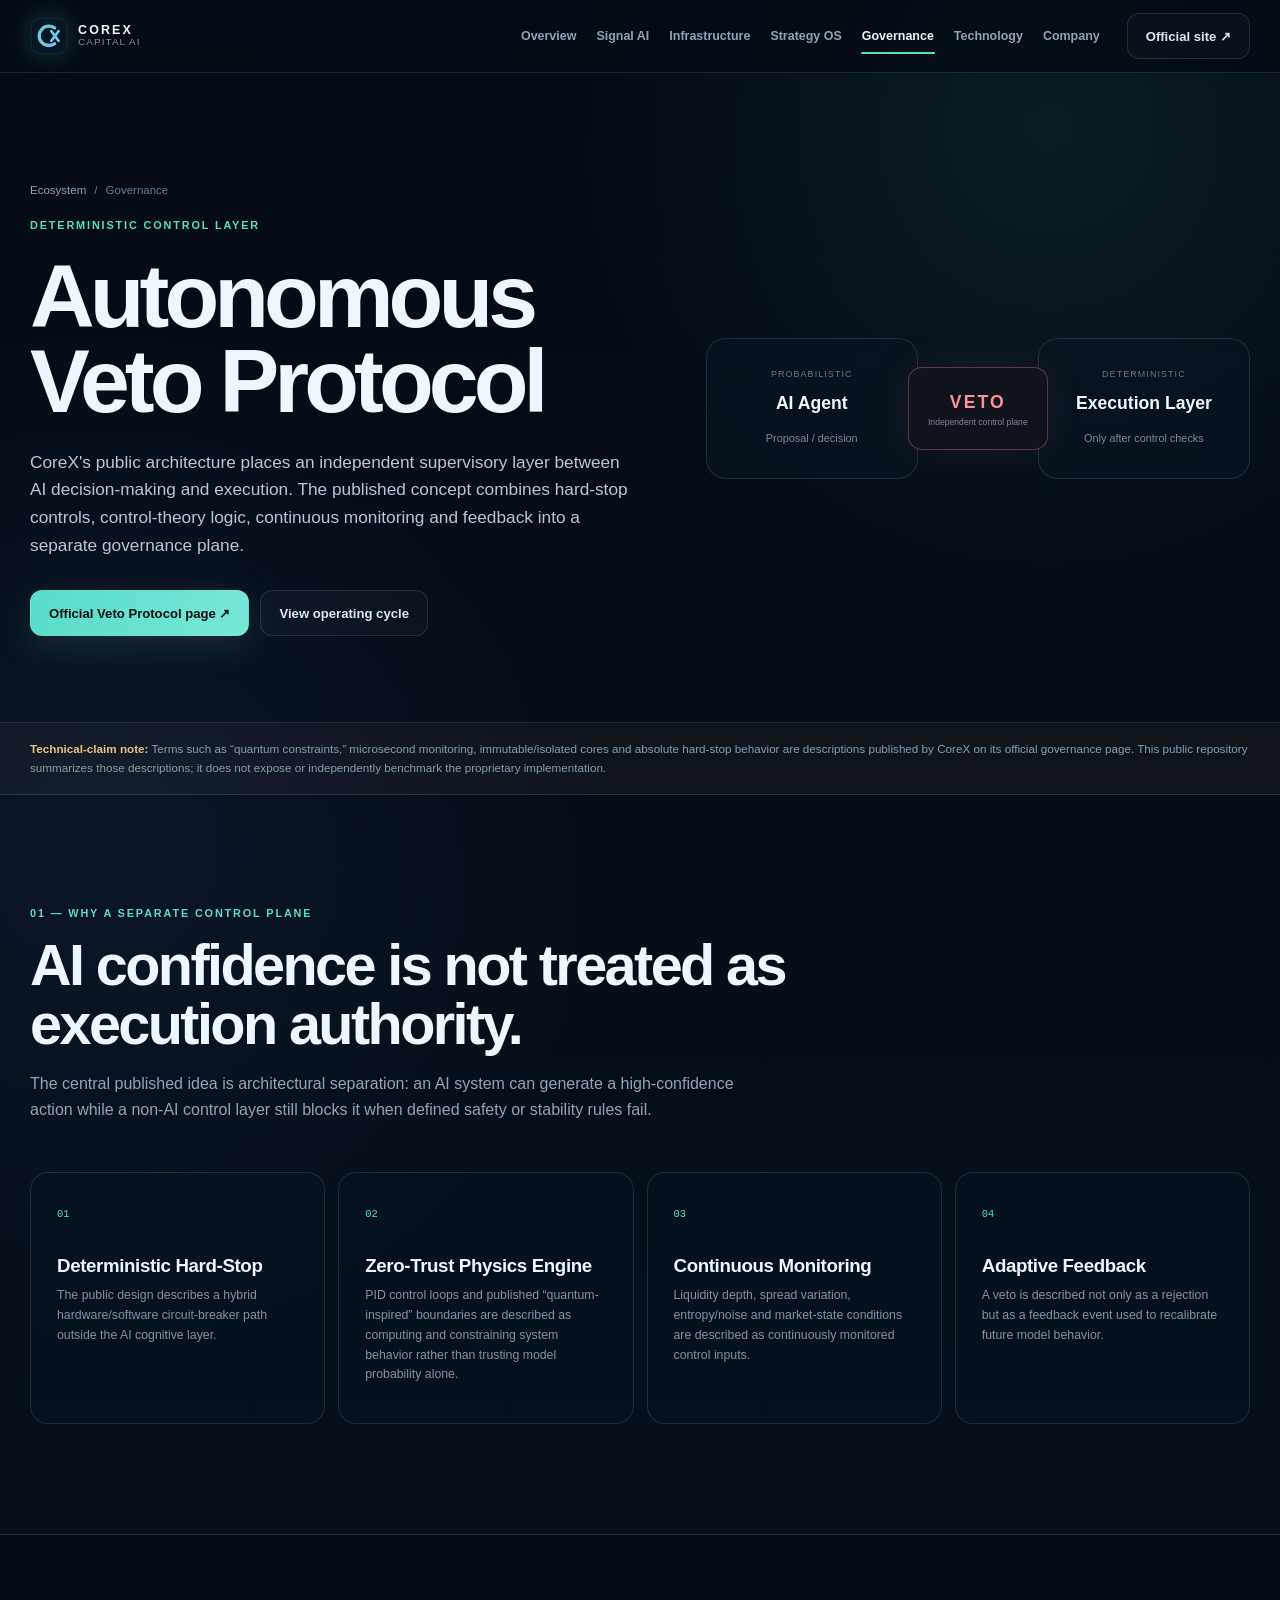
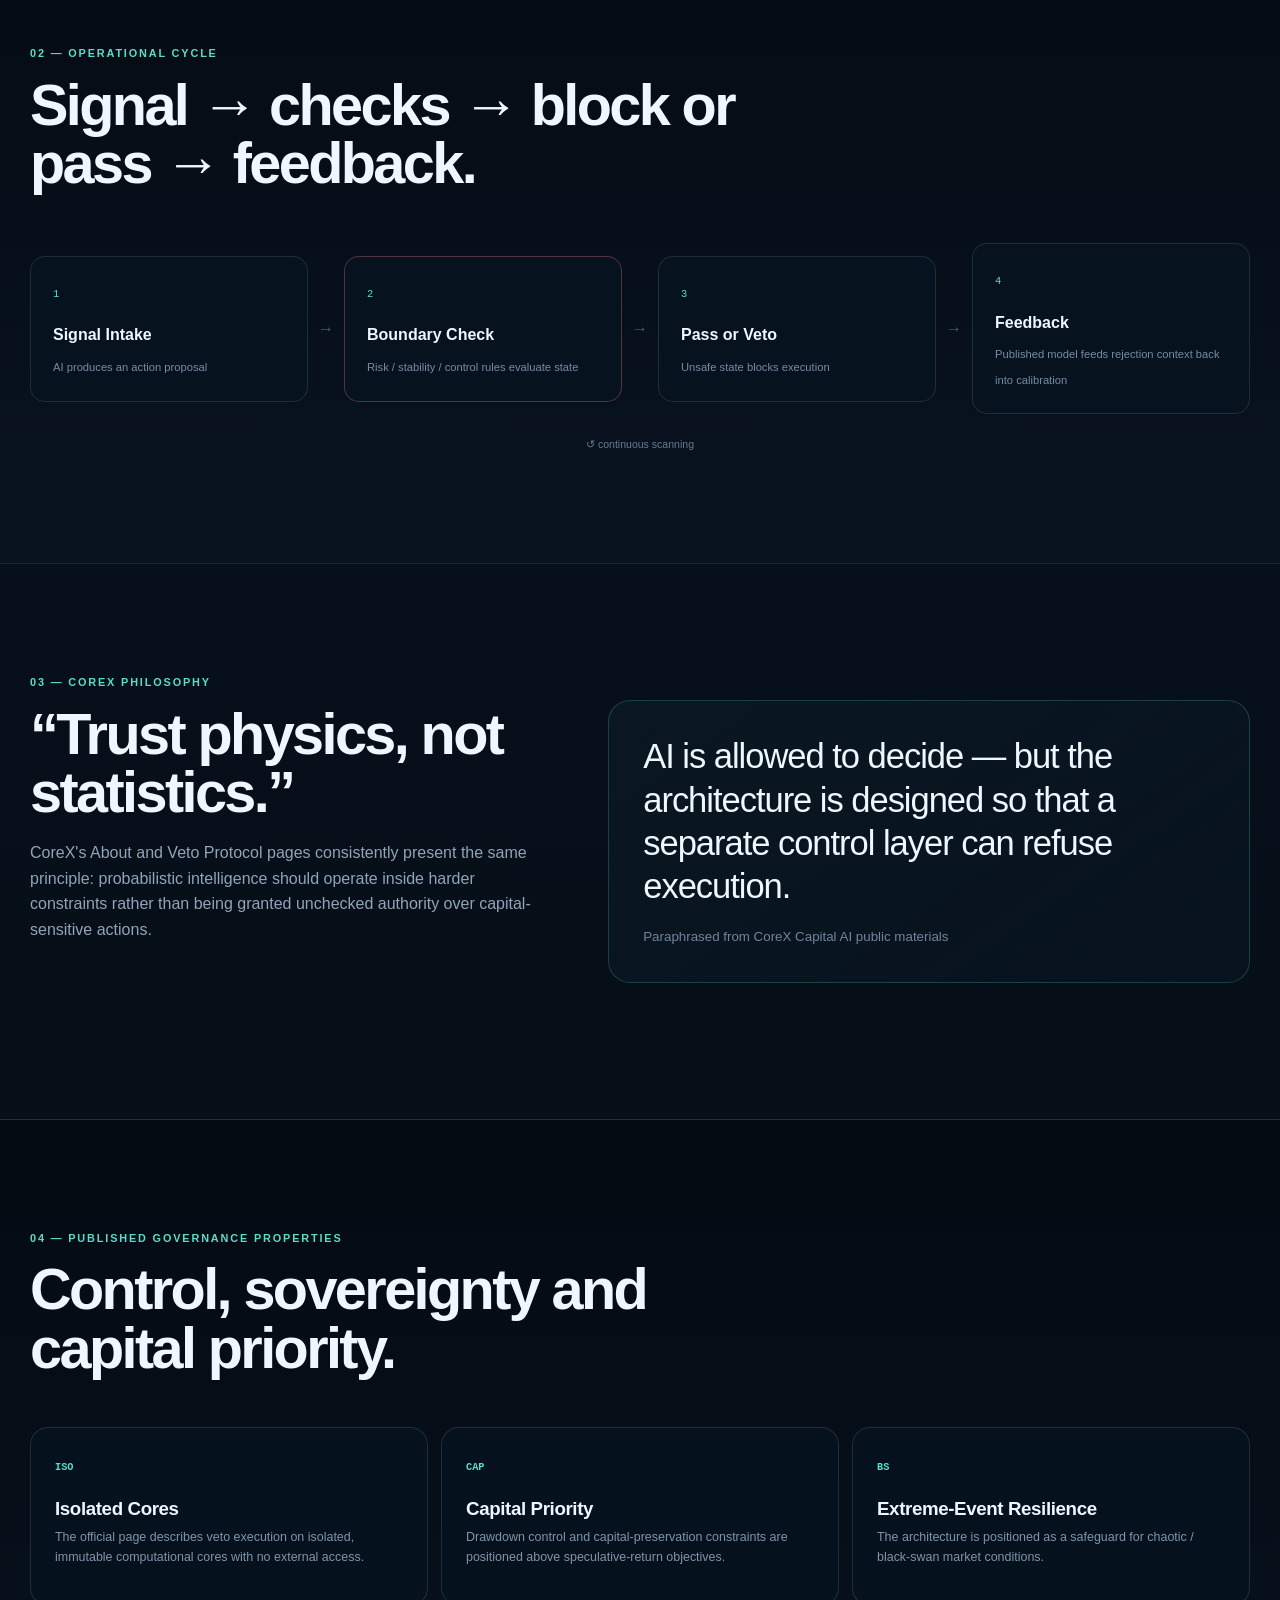
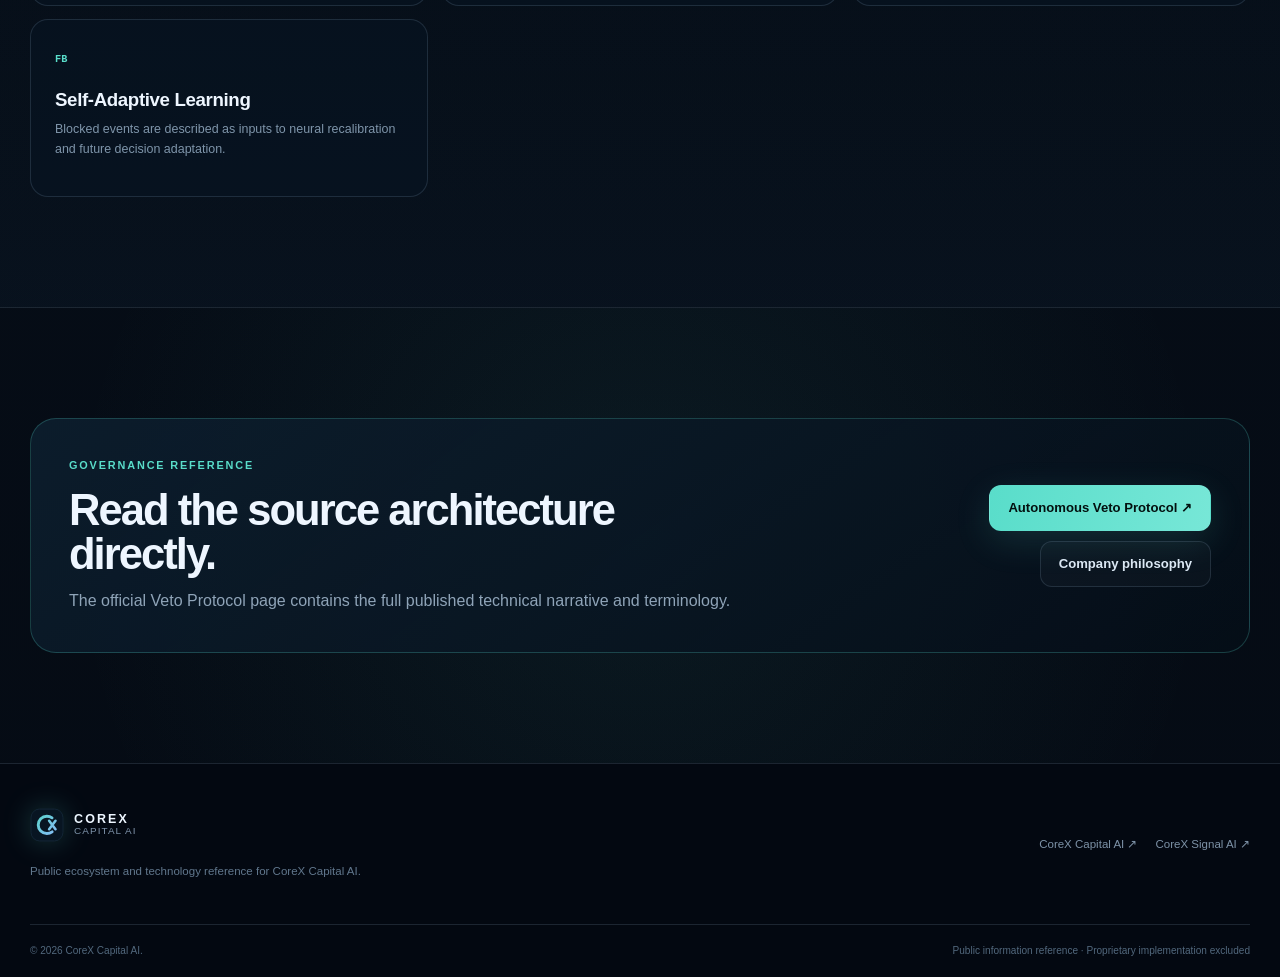
<file: site/governance.html>
<!doctype html><html lang="en"><head><meta charset="utf-8"><meta name="viewport" content="width=device-width,initial-scale=1"><meta name="description" content="Public overview of CoreX Capital AI deterministic governance, hard-stop controls, control-theory concepts, veto logic and adaptive feedback."><meta name="theme-color" content="#050b14"><meta name="robots" content="index,follow"><title>Autonomous Veto Protocol — CoreX Capital AI Governance</title><link rel="icon" href="assets/corex-mark.svg" type="image/svg+xml"><link rel="stylesheet" href="styles.css"></head><body class="governance-page"><a class="skip-link" href="#main">Skip to content</a><div class="scroll-progress"><span id="scrollProgress"></span></div><header class="site-header"><div class="shell nav-wrap"><a class="brand" href="index.html"><img src="assets/corex-mark.svg" alt="" width="38" height="38"><span><strong>COREX</strong><em>CAPITAL AI</em></span></a><button class="menu-button" id="menuButton" aria-expanded="false" aria-controls="primaryNav"><span></span><span></span><span></span></button><nav id="primaryNav"><a href="index.html">Overview</a><a href="signal-ai.html">Signal AI</a><a href="brokerage-infrastructure.html">Infrastructure</a><a href="strategy-os.html">Strategy OS</a><a href="governance.html" class="active">Governance</a><a href="technology.html">Technology</a><a href="about.html">Company</a></nav><a class="button button-ghost desktop-cta" href="https://corexcapitalai.com/" target="_blank" rel="noreferrer">Official site ↗</a></div></header><main id="main"><section class="page-hero governance-hero"><div class="shell page-hero-grid"><div class="reveal"><div class="breadcrumbs"><a href="index.html">Ecosystem</a><span>/</span>Governance</div><div class="eyebrow">DETERMINISTIC CONTROL LAYER</div><h1>Autonomous Veto Protocol</h1><p class="hero-lead">CoreX's public architecture places an independent supervisory layer between AI decision-making and execution. The published concept combines hard-stop controls, control-theory logic, continuous monitoring and feedback into a separate governance plane.</p><div class="hero-actions"><a class="button button-primary" href="https://corexcapitalai.com/veto-protocol.html" target="_blank" rel="noreferrer">Official Veto Protocol page ↗</a><a class="button button-secondary" href="#cycle">View operating cycle</a></div></div><div class="veto-visual reveal"><div class="veto-ai"><small>PROBABILISTIC</small><strong>AI Agent</strong><span>Proposal / decision</span></div><div class="veto-gate"><b>VETO</b><span>Independent control plane</span></div><div class="veto-exec"><small>DETERMINISTIC</small><strong>Execution Layer</strong><span>Only after control checks</span></div></div></div></section><section class="source-note caution"><div class="shell"><b>Technical-claim note:</b> Terms such as “quantum constraints,” microsecond monitoring, immutable/isolated cores and absolute hard-stop behavior are descriptions published by CoreX on its official governance page. This public repository summarizes those descriptions; it does not expose or independently benchmark the proprietary implementation.</div></section><section class="section shell"><div class="section-head reveal"><div class="eyebrow">01 — WHY A SEPARATE CONTROL PLANE</div><h2>AI confidence is not treated as execution authority.</h2><p>The central published idea is architectural separation: an AI system can generate a high-confidence action while a non-AI control layer still blocks it when defined safety or stability rules fail.</p></div><div class="governance-pillars"><article class="reveal"><span>01</span><h3>Deterministic Hard-Stop</h3><p>The public design describes a hybrid hardware/software circuit-breaker path outside the AI cognitive layer.</p></article><article class="reveal"><span>02</span><h3>Zero-Trust Physics Engine</h3><p>PID control loops and published “quantum-inspired” boundaries are described as computing and constraining system behavior rather than trusting model probability alone.</p></article><article class="reveal"><span>03</span><h3>Continuous Monitoring</h3><p>Liquidity depth, spread variation, entropy/noise and market-state conditions are described as continuously monitored control inputs.</p></article><article class="reveal"><span>04</span><h3>Adaptive Feedback</h3><p>A veto is described not only as a rejection but as a feedback event used to recalibrate future model behavior.</p></article></div></section><section class="section section-dark" id="cycle"><div class="shell"><div class="section-head reveal"><div class="eyebrow">02 — OPERATIONAL CYCLE</div><h2>Signal → checks → block or pass → feedback.</h2></div><div class="loop-visual reveal"><div><b>1</b><strong>Signal Intake</strong><span>AI produces an action proposal</span></div><i>→</i><div class="accent"><b>2</b><strong>Boundary Check</strong><span>Risk / stability / control rules evaluate state</span></div><i>→</i><div><b>3</b><strong>Pass or Veto</strong><span>Unsafe state blocks execution</span></div><i>→</i><div><b>4</b><strong>Feedback</strong><span>Published model feeds rejection context back into calibration</span></div><div class="loop-return">↺ continuous scanning</div></div></div></section><section class="section shell"><div class="split-feature"><div class="section-head reveal"><div class="eyebrow">03 — COREX PHILOSOPHY</div><h2>“Trust physics, not statistics.”</h2><p>CoreX's About and Veto Protocol pages consistently present the same principle: probabilistic intelligence should operate inside harder constraints rather than being granted unchecked authority over capital-sensitive actions.</p></div><div class="quote-panel reveal"><blockquote>AI is allowed to decide — but the architecture is designed so that a separate control layer can refuse execution.</blockquote><small>Paraphrased from CoreX Capital AI public materials</small></div></div></section><section class="section section-dark"><div class="shell"><div class="section-head reveal"><div class="eyebrow">04 — PUBLISHED GOVERNANCE PROPERTIES</div><h2>Control, sovereignty and capital priority.</h2></div><div class="security-grid"><article class="reveal"><span>ISO</span><h3>Isolated Cores</h3><p>The official page describes veto execution on isolated, immutable computational cores with no external access.</p></article><article class="reveal"><span>CAP</span><h3>Capital Priority</h3><p>Drawdown control and capital-preservation constraints are positioned above speculative-return objectives.</p></article><article class="reveal"><span>BS</span><h3>Extreme-Event Resilience</h3><p>The architecture is positioned as a safeguard for chaotic / black-swan market conditions.</p></article><article class="reveal"><span>FB</span><h3>Self-Adaptive Learning</h3><p>Blocked events are described as inputs to neural recalibration and future decision adaptation.</p></article></div></div></section><section class="section section-glow"><div class="shell cta-panel reveal"><div><div class="eyebrow">GOVERNANCE REFERENCE</div><h2>Read the source architecture directly.</h2><p>The official Veto Protocol page contains the full published technical narrative and terminology.</p></div><div class="cta-actions"><a class="button button-primary" href="https://corexcapitalai.com/veto-protocol.html" target="_blank" rel="noreferrer">Autonomous Veto Protocol ↗</a><a class="button button-secondary" href="about.html">Company philosophy</a></div></div></section></main><footer class="site-footer"><div class="shell footer-top"><div><a class="brand footer-brand" href="index.html"><img src="assets/corex-mark.svg" alt="" width="34" height="34"><span><strong>COREX</strong><em>CAPITAL AI</em></span></a><p>Public ecosystem and technology reference for CoreX Capital AI.</p></div><div class="footer-nav"><a href="https://corexcapitalai.com/" target="_blank" rel="noreferrer">CoreX Capital AI ↗</a><a href="https://corexsignalai.com/" target="_blank" rel="noreferrer">CoreX Signal AI ↗</a></div></div><div class="shell footer-bottom"><span>© <span data-current-year>2026</span> CoreX Capital AI.</span><span>Public information reference · Proprietary implementation excluded</span></div></footer><script src="app.js" defer></script></body></html>
</file>
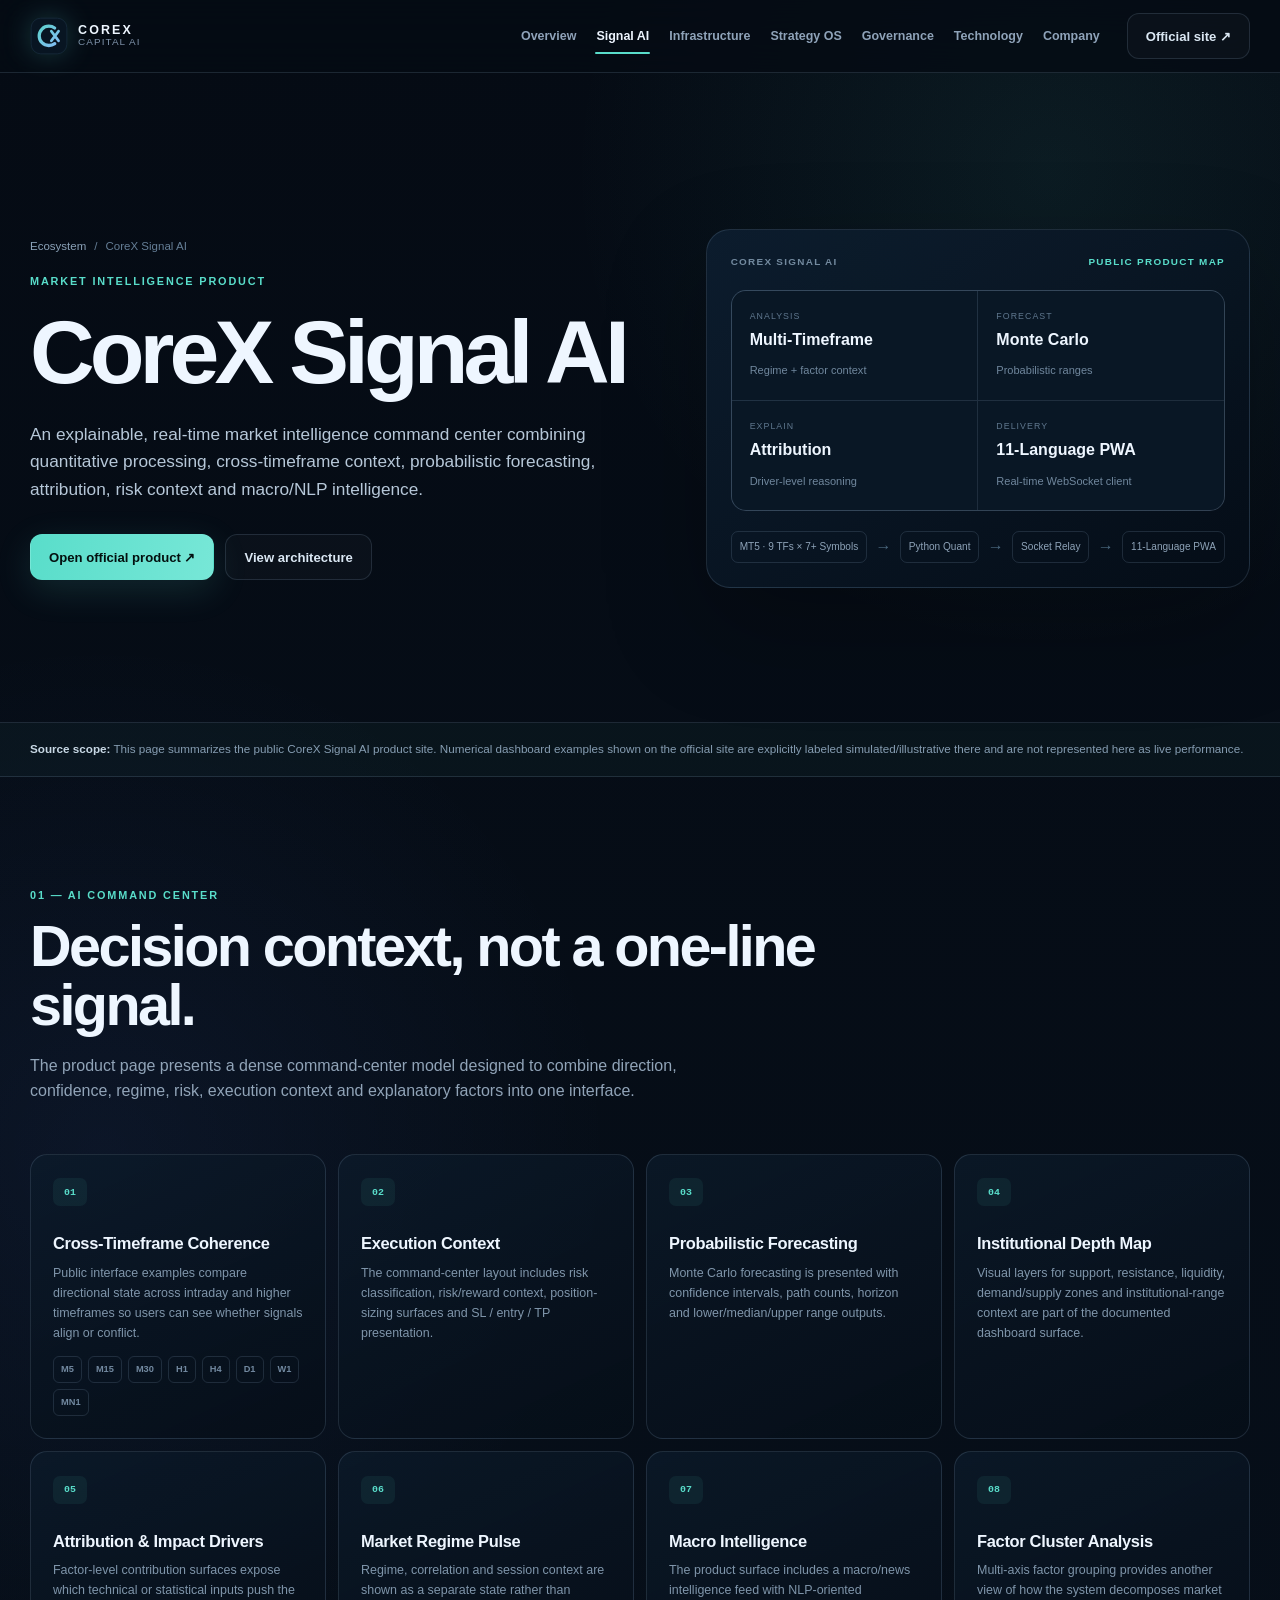
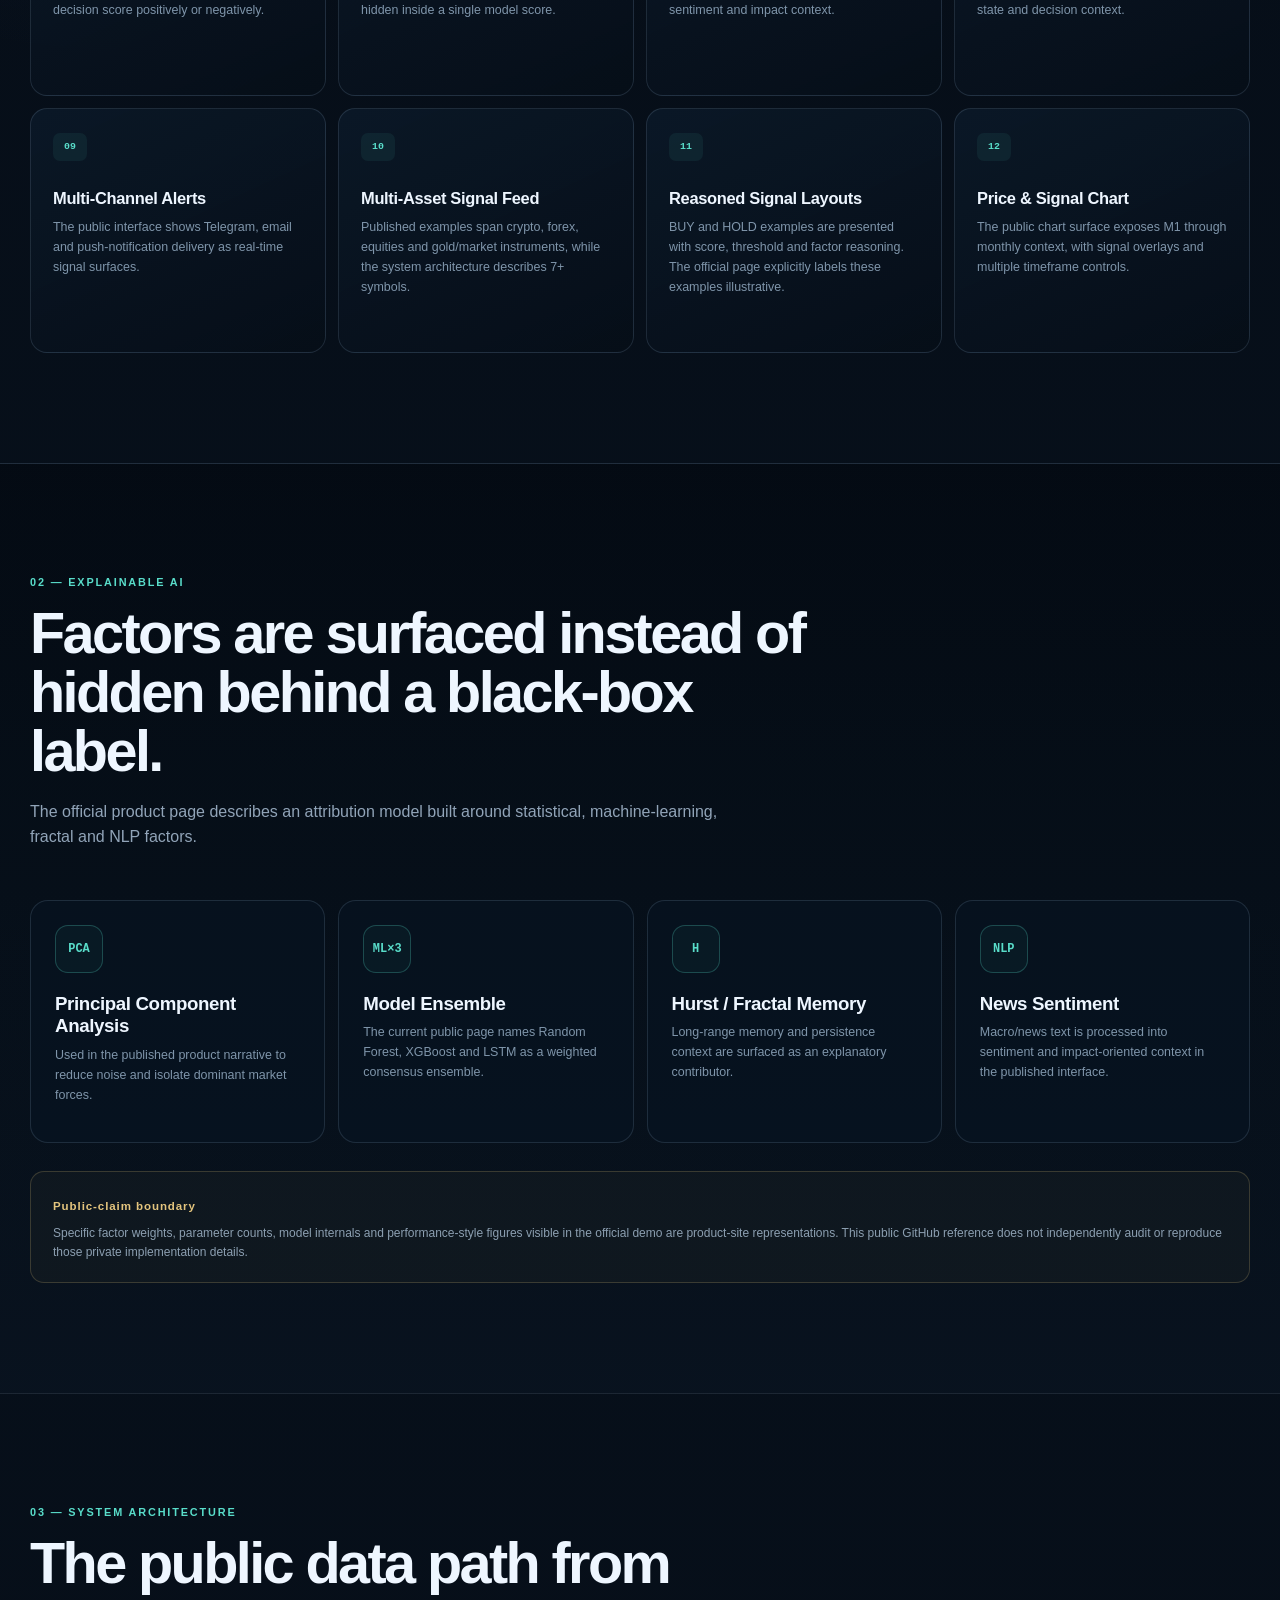
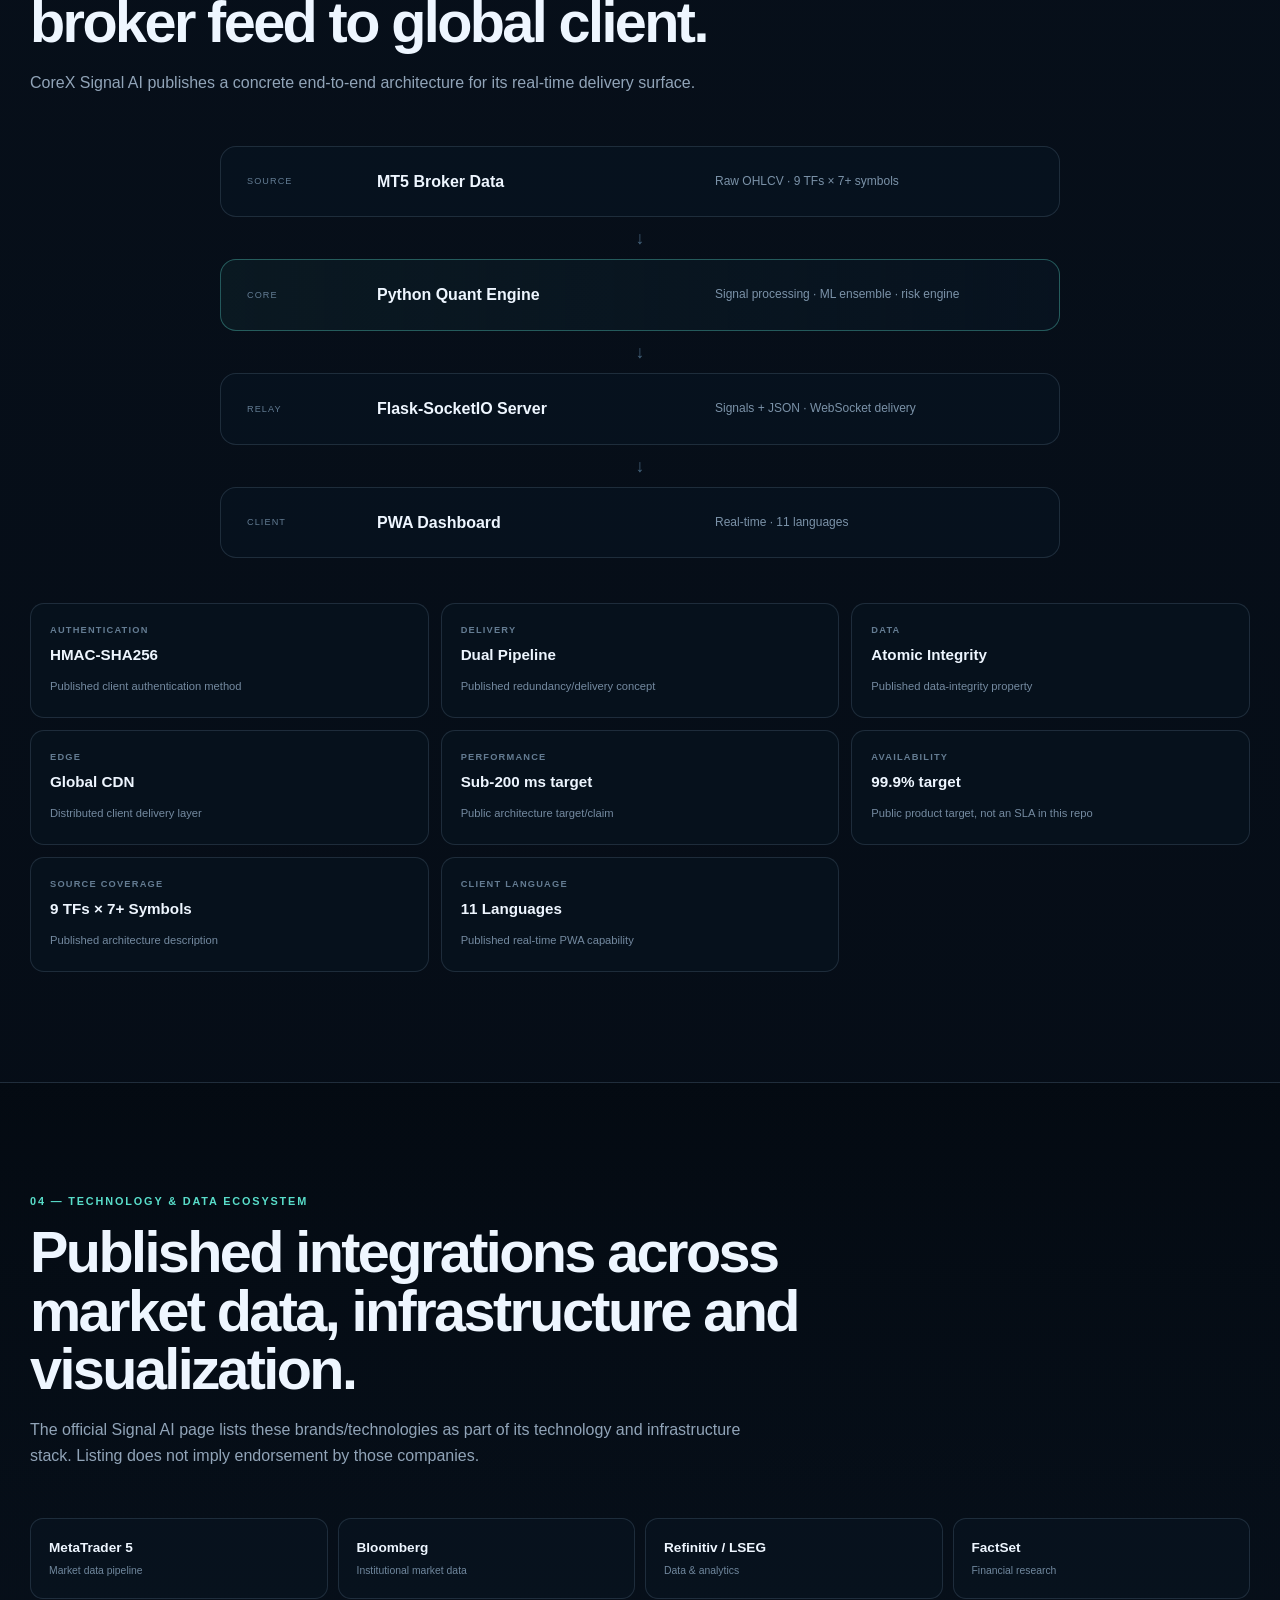
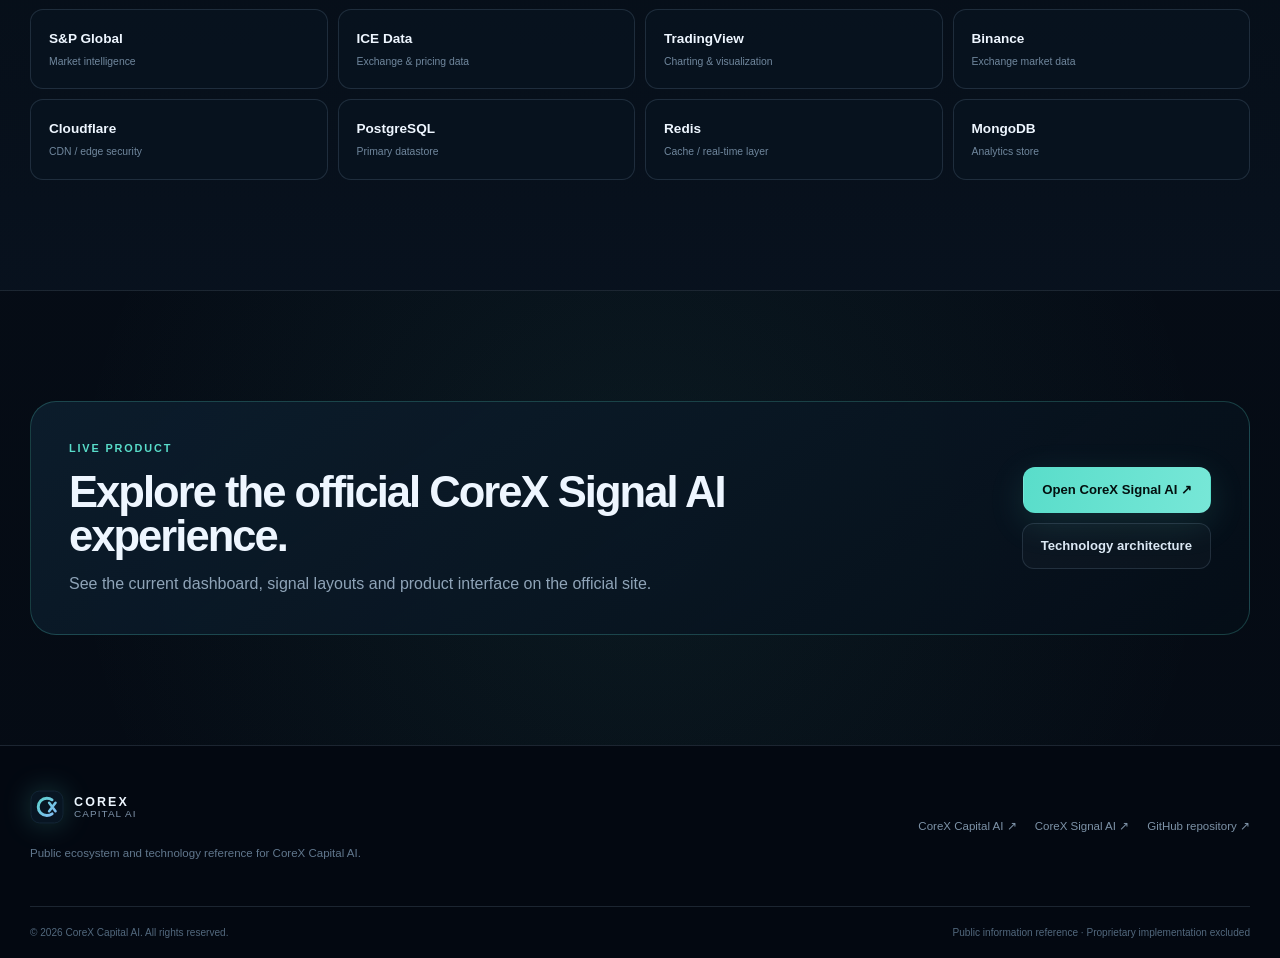
<file: site/signal-ai.html>
<!doctype html>
<html lang="en">
<head>
  <meta charset="utf-8" />
  <meta name="viewport" content="width=device-width, initial-scale=1" />
  <meta name="description" content="Public technical and product overview of CoreX Signal AI, including explainable AI, multi-timeframe intelligence, Monte Carlo forecasting and real-time architecture." />
  <meta name="theme-color" content="#050b14" />
  <meta name="robots" content="index,follow" />
  <meta property="og:title" content="CoreX Signal AI — Explainable Market Intelligence | CoreX Capital AI" />
  <meta property="og:description" content="Public technical and product overview of CoreX Signal AI, including explainable AI, multi-timeframe intelligence, Monte Carlo forecasting and real-time architecture." />
  <meta property="og:type" content="website" />
  <title>CoreX Signal AI — Explainable Market Intelligence | CoreX Capital AI</title>
  <link rel="icon" href="assets/corex-mark.svg" type="image/svg+xml" />
  <link rel="stylesheet" href="styles.css" />
</head>
<body class="signal-page">

    <a class="skip-link" href="#main">Skip to content</a>
    <div class="scroll-progress" aria-hidden="true"><span id="scrollProgress"></span></div>
    <header class="site-header">
      <div class="shell nav-wrap">
        <a class="brand" href="index.html" aria-label="CoreX Capital AI public ecosystem">
          <img src="assets/corex-mark.svg" alt="" width="38" height="38" />
          <span><strong>COREX</strong><em>CAPITAL AI</em></span>
        </a>
        <button class="menu-button" id="menuButton" aria-expanded="false" aria-controls="primaryNav" aria-label="Open navigation">
          <span></span><span></span><span></span>
        </button>
        <nav id="primaryNav" aria-label="Primary navigation">
          <a href="index.html">Overview</a>
<a href="signal-ai.html" class="active">Signal AI</a>
<a href="brokerage-infrastructure.html">Infrastructure</a>

<a href="strategy-os.html">Strategy OS</a>
<a href="governance.html">Governance</a>
<a href="technology.html">Technology</a>
<a href="about.html">Company</a>
        </nav>
        <a class="button button-ghost desktop-cta" href="https://corexcapitalai.com/" target="_blank" rel="noreferrer">Official site ↗</a>
      </div>
    </header>
    
<main id="main">

<section class="page-hero signal-hero">
  <div class="shell page-hero-grid">
    <div class="reveal">
      <div class="breadcrumbs"><a href="index.html">Ecosystem</a><span>/</span>CoreX Signal AI</div>
      <div class="eyebrow">MARKET INTELLIGENCE PRODUCT</div>
      <h1>CoreX Signal AI</h1>
      <p class="hero-lead">An explainable, real-time market intelligence command center combining quantitative processing, cross-timeframe context, probabilistic forecasting, attribution, risk context and macro/NLP intelligence.</p>
      <div class="hero-actions">
        <a class="button button-primary" href="https://corexsignalai.com/" target="_blank" rel="noreferrer">Open official product ↗</a>
        <a class="button button-secondary" href="#architecture">View architecture</a>
      </div>
    </div>
    <div class="terminal-card reveal">
      <div class="terminal-head"><span>COREX SIGNAL AI</span><span class="live-dot">PUBLIC PRODUCT MAP</span></div>
      <div class="terminal-grid">
        <div><small>ANALYSIS</small><strong>Multi-Timeframe</strong><span>Regime + factor context</span></div>
        <div><small>FORECAST</small><strong>Monte Carlo</strong><span>Probabilistic ranges</span></div>
        <div><small>EXPLAIN</small><strong>Attribution</strong><span>Driver-level reasoning</span></div>
        <div><small>DELIVERY</small><strong>11-Language PWA</strong><span>Real-time WebSocket client</span></div>
      </div>
      <div class="terminal-flow"><span>MT5 · 9 TFs × 7+ Symbols</span><i>→</i><span>Python Quant</span><i>→</i><span>Socket Relay</span><i>→</i><span>11-Language PWA</span></div>
    </div>
  </div>
</section>

<section class="source-note"><div class="shell"><b>Source scope:</b> This page summarizes the public CoreX Signal AI product site. Numerical dashboard examples shown on the official site are explicitly labeled simulated/illustrative there and are not represented here as live performance.</div></section>

<section class="section shell">
  <div class="section-head reveal">
    <div class="eyebrow">01 — AI COMMAND CENTER</div>
    <h2>Decision context, not a one-line signal.</h2>
    <p>The product page presents a dense command-center model designed to combine direction, confidence, regime, risk, execution context and explanatory factors into one interface.</p>
  </div>
  <div class="feature-matrix">
    <article class="matrix-card reveal"><span>01</span><h3>Cross-Timeframe Coherence</h3><p>Public interface examples compare directional state across intraday and higher timeframes so users can see whether signals align or conflict.</p><div class="mini-tags"><b>M5</b><b>M15</b><b>M30</b><b>H1</b><b>H4</b><b>D1</b><b>W1</b><b>MN1</b></div></article>
    <article class="matrix-card reveal"><span>02</span><h3>Execution Context</h3><p>The command-center layout includes risk classification, risk/reward context, position-sizing surfaces and SL / entry / TP presentation.</p></article>
    <article class="matrix-card reveal"><span>03</span><h3>Probabilistic Forecasting</h3><p>Monte Carlo forecasting is presented with confidence intervals, path counts, horizon and lower/median/upper range outputs.</p></article>
    <article class="matrix-card reveal"><span>04</span><h3>Institutional Depth Map</h3><p>Visual layers for support, resistance, liquidity, demand/supply zones and institutional-range context are part of the documented dashboard surface.</p></article>
    <article class="matrix-card reveal"><span>05</span><h3>Attribution & Impact Drivers</h3><p>Factor-level contribution surfaces expose which technical or statistical inputs push the decision score positively or negatively.</p></article>
    <article class="matrix-card reveal"><span>06</span><h3>Market Regime Pulse</h3><p>Regime, correlation and session context are shown as a separate state rather than hidden inside a single model score.</p></article>
    <article class="matrix-card reveal"><span>07</span><h3>Macro Intelligence</h3><p>The product surface includes a macro/news intelligence feed with NLP-oriented sentiment and impact context.</p></article>
    <article class="matrix-card reveal"><span>08</span><h3>Factor Cluster Analysis</h3><p>Multi-axis factor grouping provides another view of how the system decomposes market state and decision context.</p></article>
    <article class="matrix-card reveal"><span>09</span><h3>Multi-Channel Alerts</h3><p>The public interface shows Telegram, email and push-notification delivery as real-time signal surfaces.</p></article>
    <article class="matrix-card reveal"><span>10</span><h3>Multi-Asset Signal Feed</h3><p>Published examples span crypto, forex, equities and gold/market instruments, while the system architecture describes 7+ symbols.</p></article>
    <article class="matrix-card reveal"><span>11</span><h3>Reasoned Signal Layouts</h3><p>BUY and HOLD examples are presented with score, threshold and factor reasoning. The official page explicitly labels these examples illustrative.</p></article>
    <article class="matrix-card reveal"><span>12</span><h3>Price & Signal Chart</h3><p>The public chart surface exposes M1 through monthly context, with signal overlays and multiple timeframe controls.</p></article>
  </div>
</section>

<section class="section section-dark">
  <div class="shell">
    <div class="section-head reveal">
      <div class="eyebrow">02 — EXPLAINABLE AI</div>
      <h2>Factors are surfaced instead of hidden behind a black-box label.</h2>
      <p>The official product page describes an attribution model built around statistical, machine-learning, fractal and NLP factors.</p>
    </div>
    <div class="factor-grid">
      <article class="factor-card reveal"><div class="factor-num">PCA</div><h3>Principal Component Analysis</h3><p>Used in the published product narrative to reduce noise and isolate dominant market forces.</p></article>
      <article class="factor-card reveal"><div class="factor-num">ML×3</div><h3>Model Ensemble</h3><p>The current public page names Random Forest, XGBoost and LSTM as a weighted consensus ensemble.</p></article>
      <article class="factor-card reveal"><div class="factor-num">H</div><h3>Hurst / Fractal Memory</h3><p>Long-range memory and persistence context are surfaced as an explanatory contributor.</p></article>
      <article class="factor-card reveal"><div class="factor-num">NLP</div><h3>News Sentiment</h3><p>Macro/news text is processed into sentiment and impact-oriented context in the published interface.</p></article>
    </div>
    <div class="disclosure-box reveal"><strong>Public-claim boundary</strong><p>Specific factor weights, parameter counts, model internals and performance-style figures visible in the official demo are product-site representations. This public GitHub reference does not independently audit or reproduce those private implementation details.</p></div>
  </div>
</section>

<section class="section shell" id="architecture">
  <div class="section-head reveal">
    <div class="eyebrow">03 — SYSTEM ARCHITECTURE</div>
    <h2>The public data path from broker feed to global client.</h2>
    <p>CoreX Signal AI publishes a concrete end-to-end architecture for its real-time delivery surface.</p>
  </div>
  <div class="architecture-stack reveal">
    <div class="arch-stage"><small>SOURCE</small><strong>MT5 Broker Data</strong><span>Raw OHLCV · 9 TFs × 7+ symbols</span></div>
    <div class="arch-arrow">↓</div>
    <div class="arch-stage accent"><small>CORE</small><strong>Python Quant Engine</strong><span>Signal processing · ML ensemble · risk engine</span></div>
    <div class="arch-arrow">↓</div>
    <div class="arch-stage"><small>RELAY</small><strong>Flask-SocketIO Server</strong><span>Signals + JSON · WebSocket delivery</span></div>
    <div class="arch-arrow">↓</div>
    <div class="arch-stage"><small>CLIENT</small><strong>PWA Dashboard</strong><span>Real-time · 11 languages</span></div>
  </div>
  <div class="spec-grid">
    <div><small>AUTHENTICATION</small><strong>HMAC-SHA256</strong><span>Published client authentication method</span></div>
    <div><small>DELIVERY</small><strong>Dual Pipeline</strong><span>Published redundancy/delivery concept</span></div>
    <div><small>DATA</small><strong>Atomic Integrity</strong><span>Published data-integrity property</span></div>
    <div><small>EDGE</small><strong>Global CDN</strong><span>Distributed client delivery layer</span></div>
    <div><small>PERFORMANCE</small><strong>Sub-200 ms target</strong><span>Public architecture target/claim</span></div>
    <div><small>AVAILABILITY</small><strong>99.9% target</strong><span>Public product target, not an SLA in this repo</span></div>
    <div><small>SOURCE COVERAGE</small><strong>9 TFs × 7+ Symbols</strong><span>Published architecture description</span></div>
    <div><small>CLIENT LANGUAGE</small><strong>11 Languages</strong><span>Published real-time PWA capability</span></div>
  </div>
</section>

<section class="section section-dark">
  <div class="shell">
    <div class="section-head reveal">
      <div class="eyebrow">04 — TECHNOLOGY & DATA ECOSYSTEM</div>
      <h2>Published integrations across market data, infrastructure and visualization.</h2>
      <p>The official Signal AI page lists these brands/technologies as part of its technology and infrastructure stack. Listing does not imply endorsement by those companies.</p>
    </div>
    <div class="logo-cloud text-cloud reveal">
      <span>MetaTrader 5<small>Market data pipeline</small></span>
      <span>Bloomberg<small>Institutional market data</small></span>
      <span>Refinitiv / LSEG<small>Data & analytics</small></span>
      <span>FactSet<small>Financial research</small></span>
      <span>S&amp;P Global<small>Market intelligence</small></span>
      <span>ICE Data<small>Exchange & pricing data</small></span>
      <span>TradingView<small>Charting & visualization</small></span>
      <span>Binance<small>Exchange market data</small></span>
      <span>Cloudflare<small>CDN / edge security</small></span>
      <span>PostgreSQL<small>Primary datastore</small></span>
      <span>Redis<small>Cache / real-time layer</small></span>
      <span>MongoDB<small>Analytics store</small></span>
    </div>
  </div>
</section>

<section class="section section-glow">
  <div class="shell cta-panel reveal">
    <div><div class="eyebrow">LIVE PRODUCT</div><h2>Explore the official CoreX Signal AI experience.</h2><p>See the current dashboard, signal layouts and product interface on the official site.</p></div>
    <div class="cta-actions"><a class="button button-primary" href="https://corexsignalai.com/" target="_blank" rel="noreferrer">Open CoreX Signal AI ↗</a><a class="button button-secondary" href="technology.html">Technology architecture</a></div>
  </div>
</section>

</main>

    <footer class="site-footer">
      <div class="shell footer-top">
        <div>
          <a class="brand footer-brand" href="index.html"><img src="assets/corex-mark.svg" alt="" width="34" height="34"><span><strong>COREX</strong><em>CAPITAL AI</em></span></a>
          <p>Public ecosystem and technology reference for CoreX Capital AI.</p>
        </div>
        <div class="footer-nav">
          <a href="https://corexcapitalai.com/" target="_blank" rel="noreferrer">CoreX Capital AI ↗</a>
          <a href="https://corexsignalai.com/" target="_blank" rel="noreferrer">CoreX Signal AI ↗</a>
          <a href="https://github.com/corexcapitalai/CoreX-Capital-AI" target="_blank" rel="noreferrer">GitHub repository ↗</a>
        </div>
      </div>
      <div class="shell footer-bottom">
        <span>© <span data-current-year>2026</span> CoreX Capital AI. All rights reserved.</span>
        <span>Public information reference · Proprietary implementation excluded</span>
      </div>
    </footer>
    
<script src="app.js" defer></script>
</body>
</html>
</file>
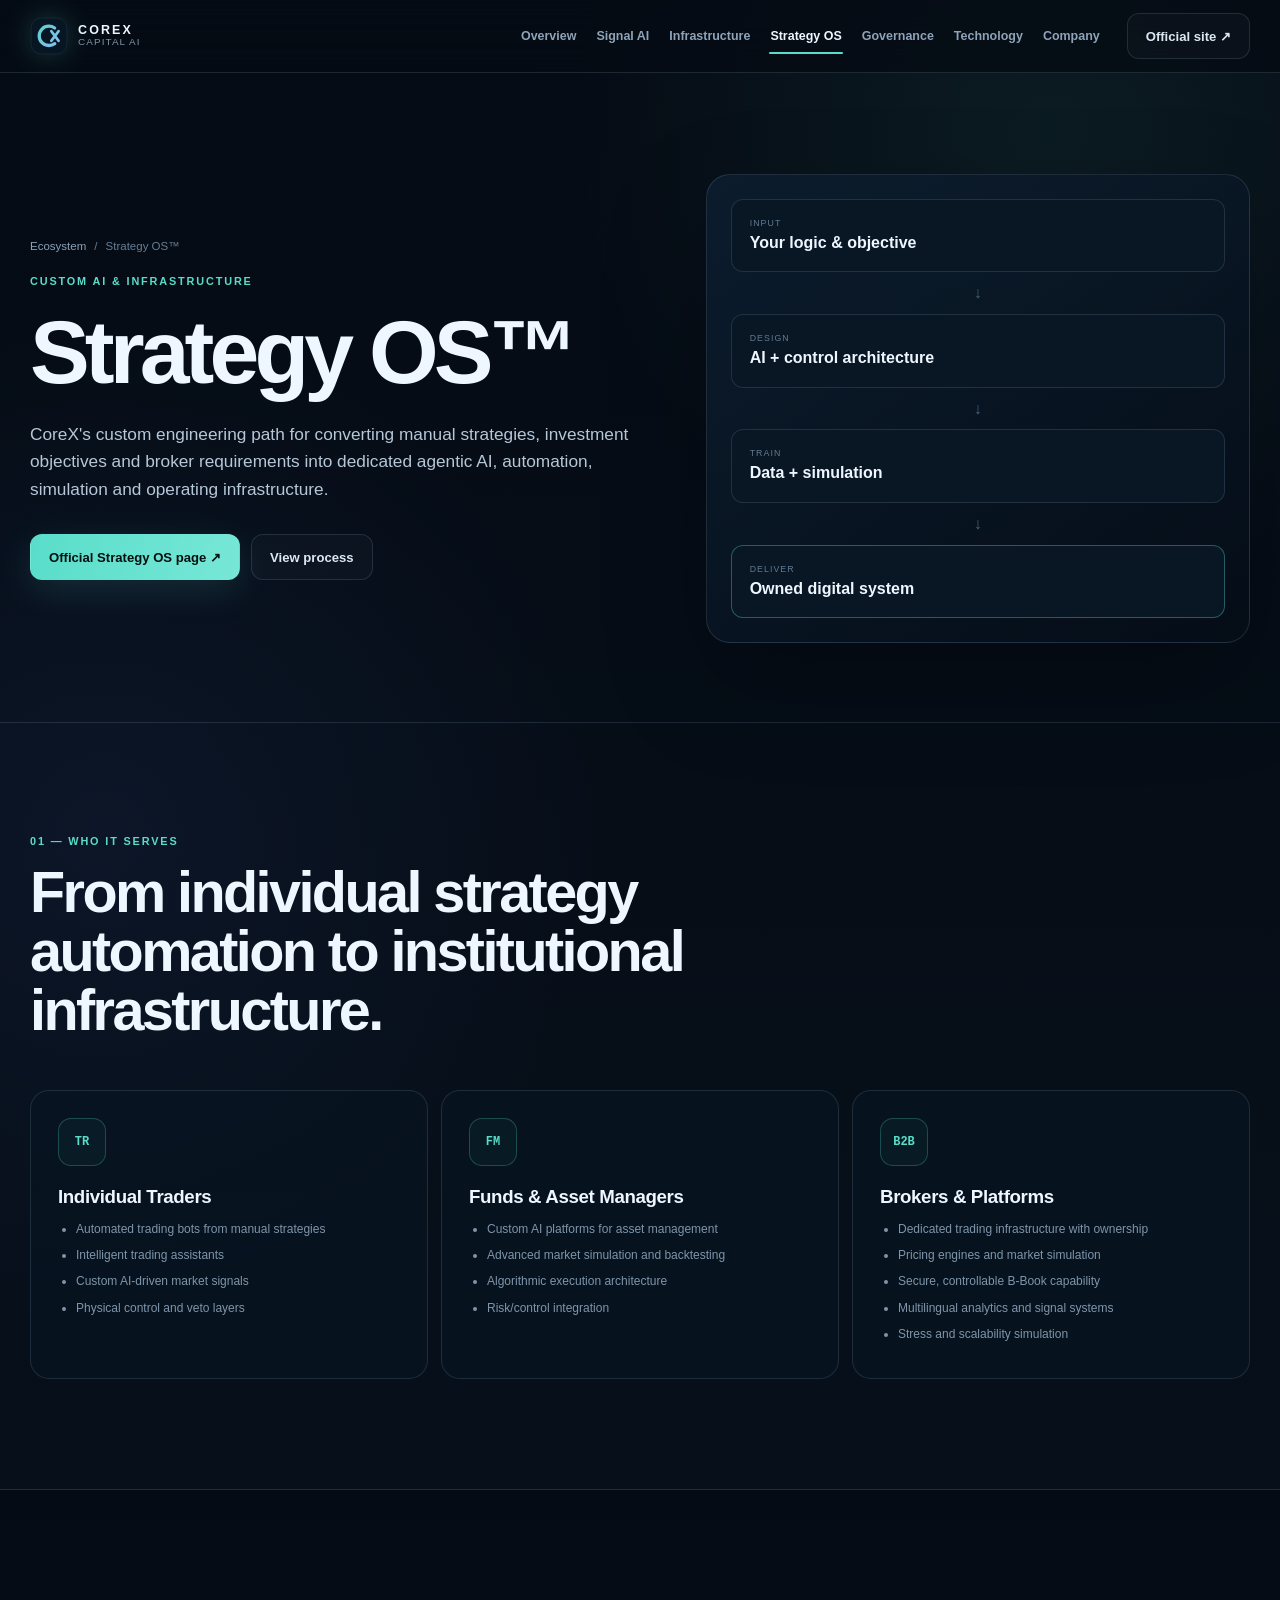
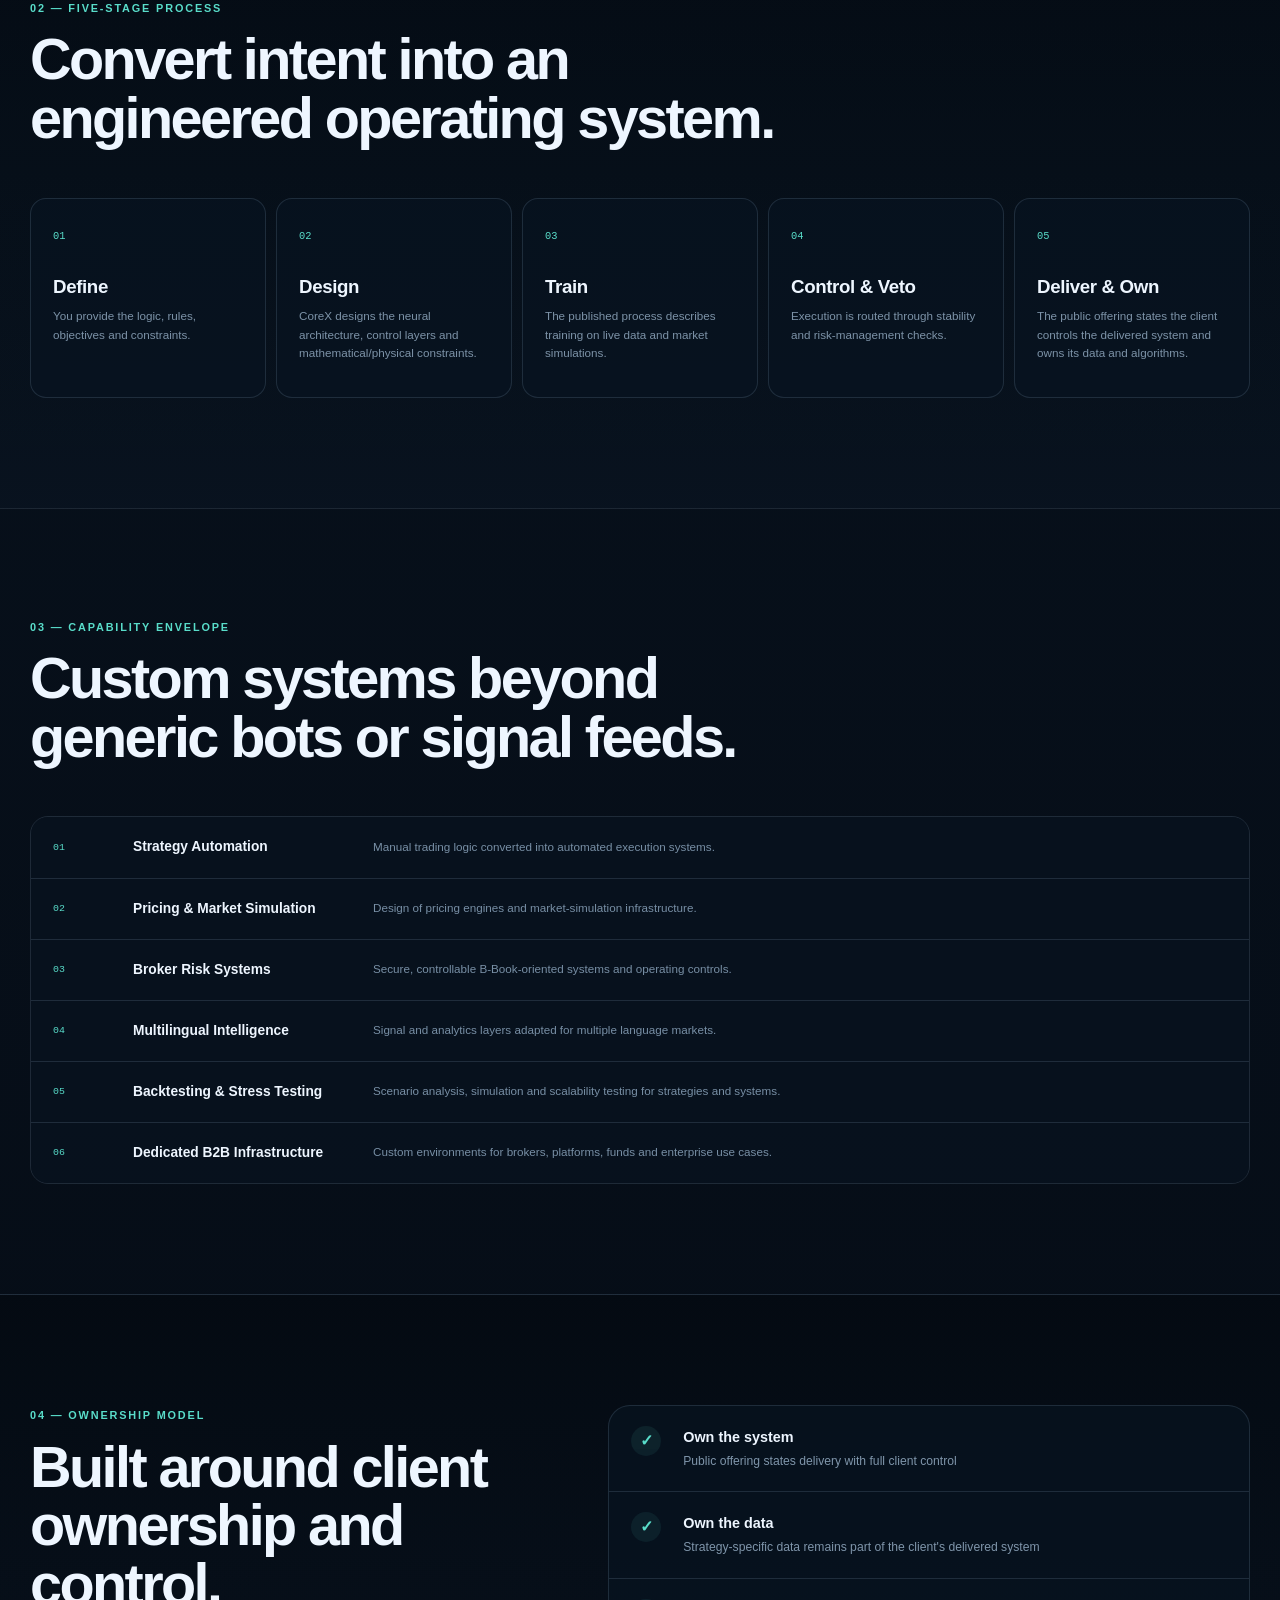
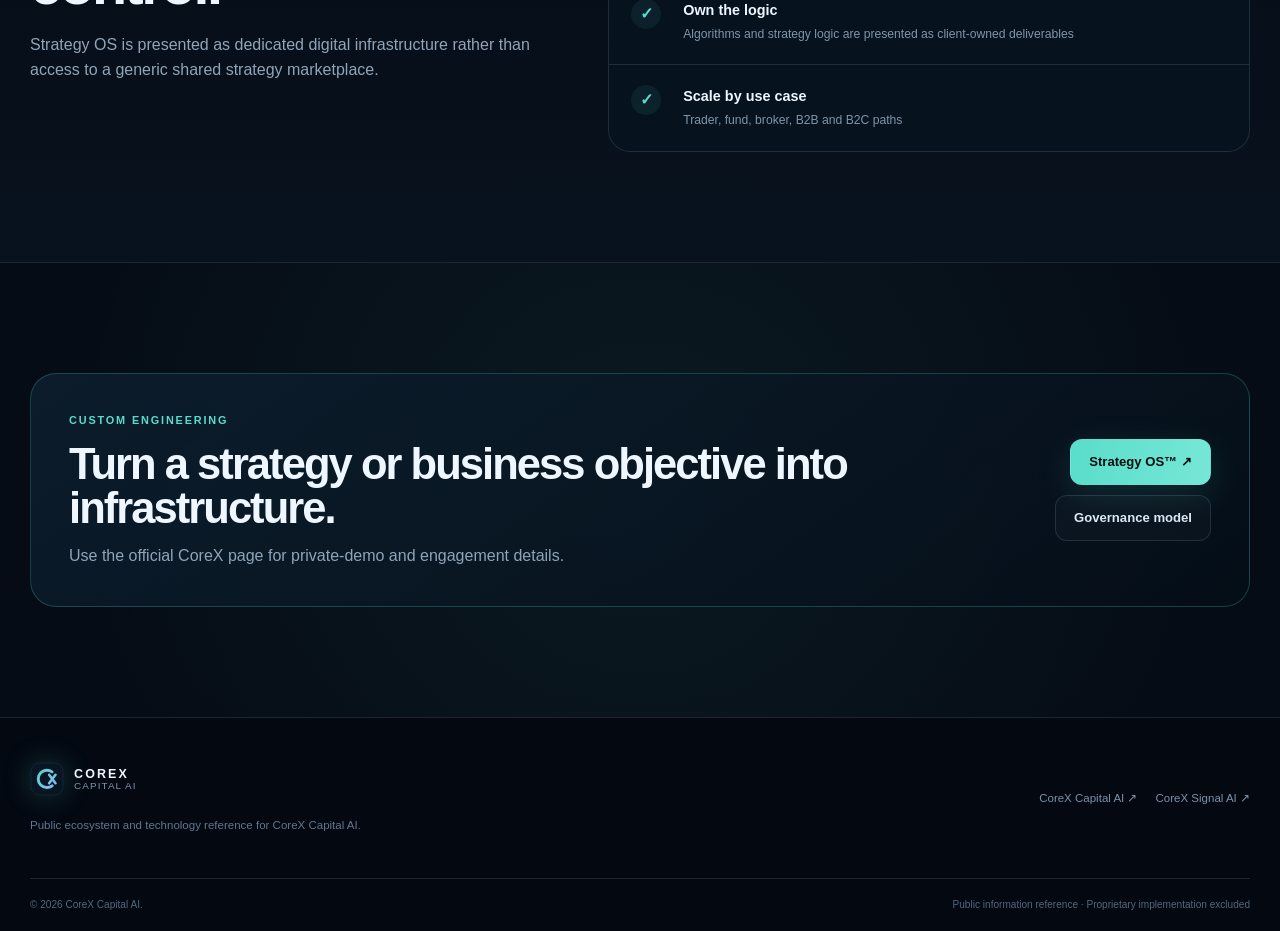
<file: site/strategy-os.html>
<!doctype html><html lang="en"><head><meta charset="utf-8"><meta name="viewport" content="width=device-width,initial-scale=1"><meta name="description" content="Public overview of CoreX Strategy OS: custom agentic AI, strategy automation, simulation, broker systems and full-ownership delivery."><meta name="theme-color" content="#050b14"><meta name="robots" content="index,follow"><title>Strategy OS™ — Custom AI Infrastructure | CoreX Capital AI</title><link rel="icon" href="assets/corex-mark.svg" type="image/svg+xml"><link rel="stylesheet" href="styles.css"></head><body class="strategy-page"><a class="skip-link" href="#main">Skip to content</a><div class="scroll-progress"><span id="scrollProgress"></span></div><header class="site-header"><div class="shell nav-wrap"><a class="brand" href="index.html"><img src="assets/corex-mark.svg" alt="" width="38" height="38"><span><strong>COREX</strong><em>CAPITAL AI</em></span></a><button class="menu-button" id="menuButton" aria-expanded="false" aria-controls="primaryNav"><span></span><span></span><span></span></button><nav id="primaryNav"><a href="index.html">Overview</a><a href="signal-ai.html">Signal AI</a><a href="brokerage-infrastructure.html">Infrastructure</a><a href="strategy-os.html" class="active">Strategy OS</a><a href="governance.html">Governance</a><a href="technology.html">Technology</a><a href="about.html">Company</a></nav><a class="button button-ghost desktop-cta" href="https://corexcapitalai.com/" target="_blank" rel="noreferrer">Official site ↗</a></div></header><main id="main"><section class="page-hero strategy-hero"><div class="shell page-hero-grid"><div class="reveal"><div class="breadcrumbs"><a href="index.html">Ecosystem</a><span>/</span>Strategy OS™</div><div class="eyebrow">CUSTOM AI & INFRASTRUCTURE</div><h1>Strategy OS™</h1><p class="hero-lead">CoreX's custom engineering path for converting manual strategies, investment objectives and broker requirements into dedicated agentic AI, automation, simulation and operating infrastructure.</p><div class="hero-actions"><a class="button button-primary" href="https://corexcapitalai.com/strategy.html" target="_blank" rel="noreferrer">Official Strategy OS page ↗</a><a class="button button-secondary" href="#process">View process</a></div></div><div class="code-pipeline reveal"><div><small>INPUT</small><strong>Your logic & objective</strong></div><i>↓</i><div><small>DESIGN</small><strong>AI + control architecture</strong></div><i>↓</i><div><small>TRAIN</small><strong>Data + simulation</strong></div><i>↓</i><div class="accent"><small>DELIVER</small><strong>Owned digital system</strong></div></div></div></section><section class="section shell"><div class="section-head reveal"><div class="eyebrow">01 — WHO IT SERVES</div><h2>From individual strategy automation to institutional infrastructure.</h2></div><div class="audience-grid"><article class="reveal"><div class="audience-icon">TR</div><h3>Individual Traders</h3><ul><li>Automated trading bots from manual strategies</li><li>Intelligent trading assistants</li><li>Custom AI-driven market signals</li><li>Physical control and veto layers</li></ul></article><article class="reveal"><div class="audience-icon">FM</div><h3>Funds & Asset Managers</h3><ul><li>Custom AI platforms for asset management</li><li>Advanced market simulation and backtesting</li><li>Algorithmic execution architecture</li><li>Risk/control integration</li></ul></article><article class="reveal"><div class="audience-icon">B2B</div><h3>Brokers & Platforms</h3><ul><li>Dedicated trading infrastructure with ownership</li><li>Pricing engines and market simulation</li><li>Secure, controllable B-Book capability</li><li>Multilingual analytics and signal systems</li><li>Stress and scalability simulation</li></ul></article></div></section><section class="section section-dark" id="process"><div class="shell"><div class="section-head reveal"><div class="eyebrow">02 — FIVE-STAGE PROCESS</div><h2>Convert intent into an engineered operating system.</h2></div><div class="process-line"><article class="reveal"><b>01</b><h3>Define</h3><p>You provide the logic, rules, objectives and constraints.</p></article><article class="reveal"><b>02</b><h3>Design</h3><p>CoreX designs the neural architecture, control layers and mathematical/physical constraints.</p></article><article class="reveal"><b>03</b><h3>Train</h3><p>The published process describes training on live data and market simulations.</p></article><article class="reveal"><b>04</b><h3>Control & Veto</h3><p>Execution is routed through stability and risk-management checks.</p></article><article class="reveal"><b>05</b><h3>Deliver & Own</h3><p>The public offering states the client controls the delivered system and owns its data and algorithms.</p></article></div></div></section><section class="section shell"><div class="section-head reveal"><div class="eyebrow">03 — CAPABILITY ENVELOPE</div><h2>Custom systems beyond generic bots or signal feeds.</h2></div><div class="capability-list"><div class="reveal"><span>01</span><strong>Strategy Automation</strong><p>Manual trading logic converted into automated execution systems.</p></div><div class="reveal"><span>02</span><strong>Pricing & Market Simulation</strong><p>Design of pricing engines and market-simulation infrastructure.</p></div><div class="reveal"><span>03</span><strong>Broker Risk Systems</strong><p>Secure, controllable B-Book-oriented systems and operating controls.</p></div><div class="reveal"><span>04</span><strong>Multilingual Intelligence</strong><p>Signal and analytics layers adapted for multiple language markets.</p></div><div class="reveal"><span>05</span><strong>Backtesting & Stress Testing</strong><p>Scenario analysis, simulation and scalability testing for strategies and systems.</p></div><div class="reveal"><span>06</span><strong>Dedicated B2B Infrastructure</strong><p>Custom environments for brokers, platforms, funds and enterprise use cases.</p></div></div></section><section class="section section-dark"><div class="shell split-feature"><div class="section-head reveal"><div class="eyebrow">04 — OWNERSHIP MODEL</div><h2>Built around client ownership and control.</h2><p>Strategy OS is presented as dedicated digital infrastructure rather than access to a generic shared strategy marketplace.</p></div><div class="boundary-panel reveal"><div class="boundary-row yes"><b>✓</b><div><strong>Own the system</strong><span>Public offering states delivery with full client control</span></div></div><div class="boundary-row yes"><b>✓</b><div><strong>Own the data</strong><span>Strategy-specific data remains part of the client's delivered system</span></div></div><div class="boundary-row yes"><b>✓</b><div><strong>Own the logic</strong><span>Algorithms and strategy logic are presented as client-owned deliverables</span></div></div><div class="boundary-row yes"><b>✓</b><div><strong>Scale by use case</strong><span>Trader, fund, broker, B2B and B2C paths</span></div></div></div></div></section><section class="section section-glow"><div class="shell cta-panel reveal"><div><div class="eyebrow">CUSTOM ENGINEERING</div><h2>Turn a strategy or business objective into infrastructure.</h2><p>Use the official CoreX page for private-demo and engagement details.</p></div><div class="cta-actions"><a class="button button-primary" href="https://corexcapitalai.com/strategy.html" target="_blank" rel="noreferrer">Strategy OS™ ↗</a><a class="button button-secondary" href="governance.html">Governance model</a></div></div></section></main><footer class="site-footer"><div class="shell footer-top"><div><a class="brand footer-brand" href="index.html"><img src="assets/corex-mark.svg" alt="" width="34" height="34"><span><strong>COREX</strong><em>CAPITAL AI</em></span></a><p>Public ecosystem and technology reference for CoreX Capital AI.</p></div><div class="footer-nav"><a href="https://corexcapitalai.com/" target="_blank" rel="noreferrer">CoreX Capital AI ↗</a><a href="https://corexsignalai.com/" target="_blank" rel="noreferrer">CoreX Signal AI ↗</a></div></div><div class="shell footer-bottom"><span>© <span data-current-year>2026</span> CoreX Capital AI.</span><span>Public information reference · Proprietary implementation excluded</span></div></footer><script src="app.js" defer></script></body></html>
</file>
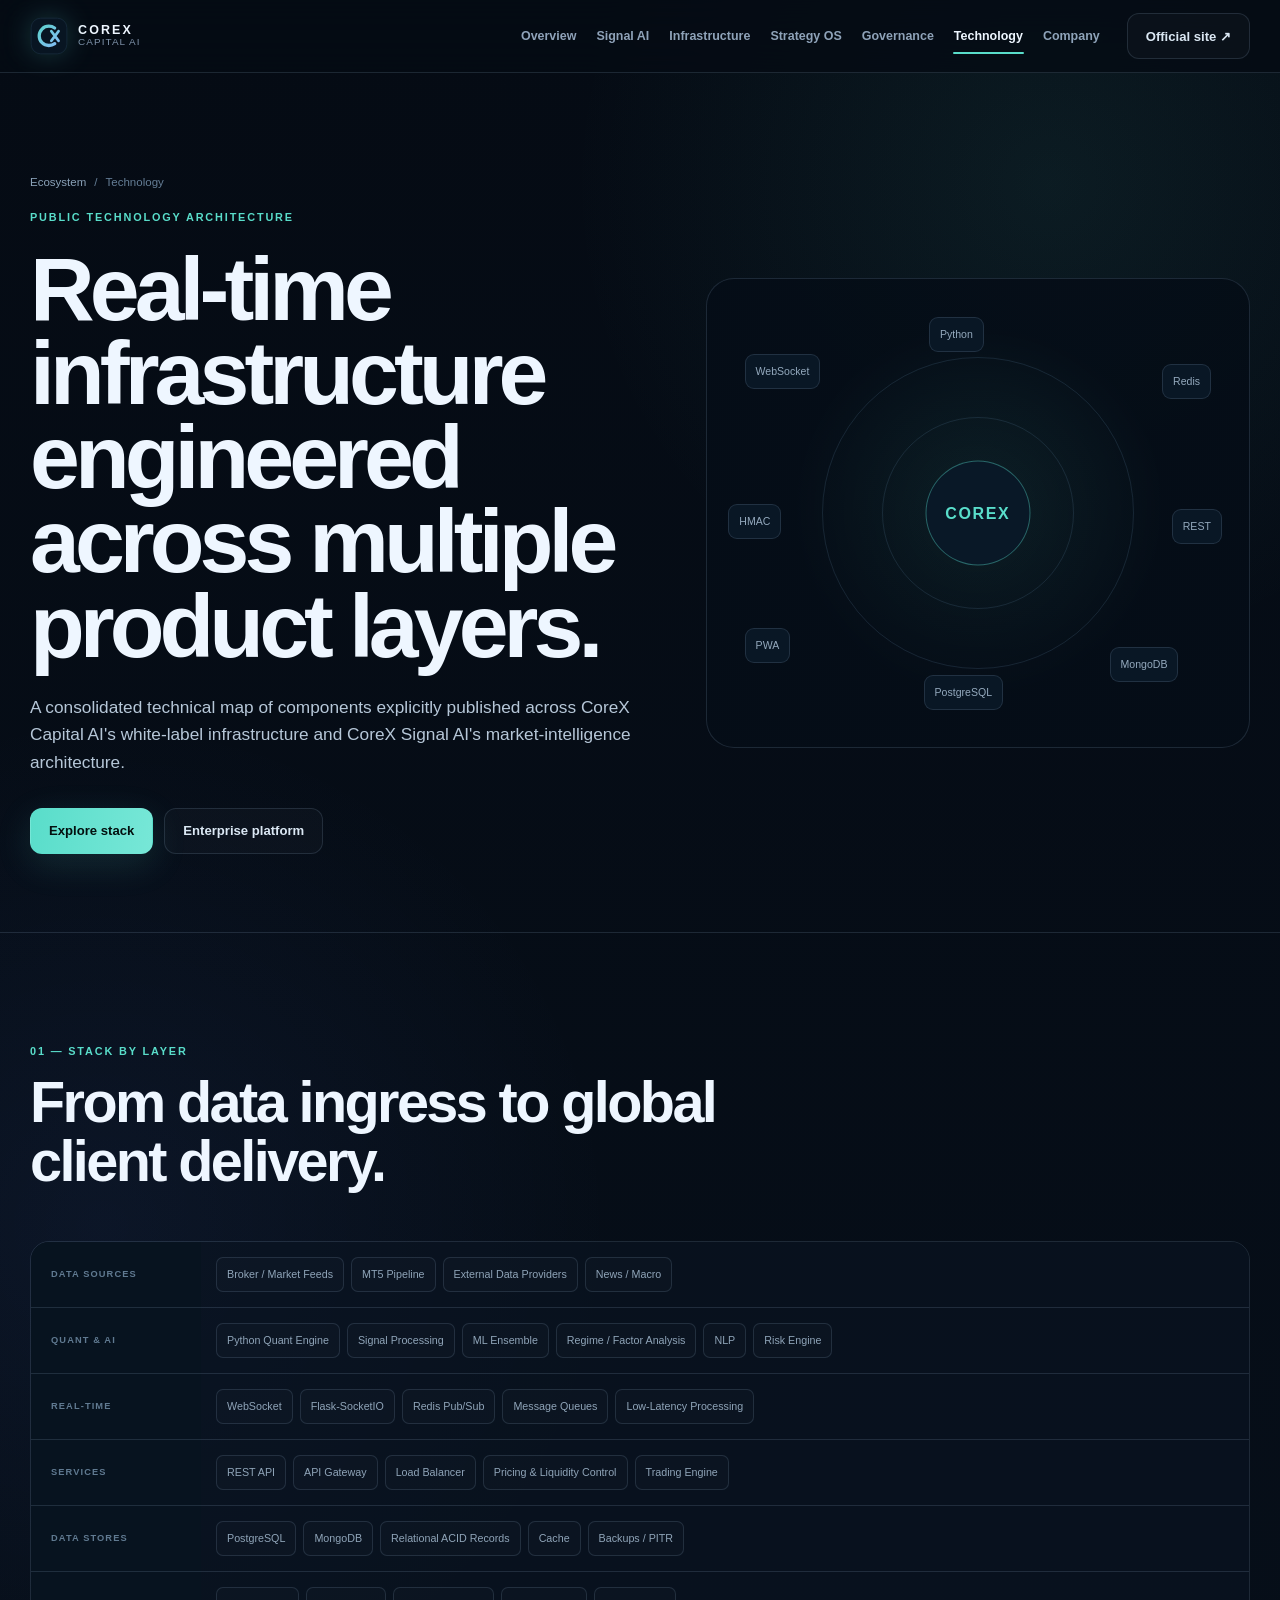
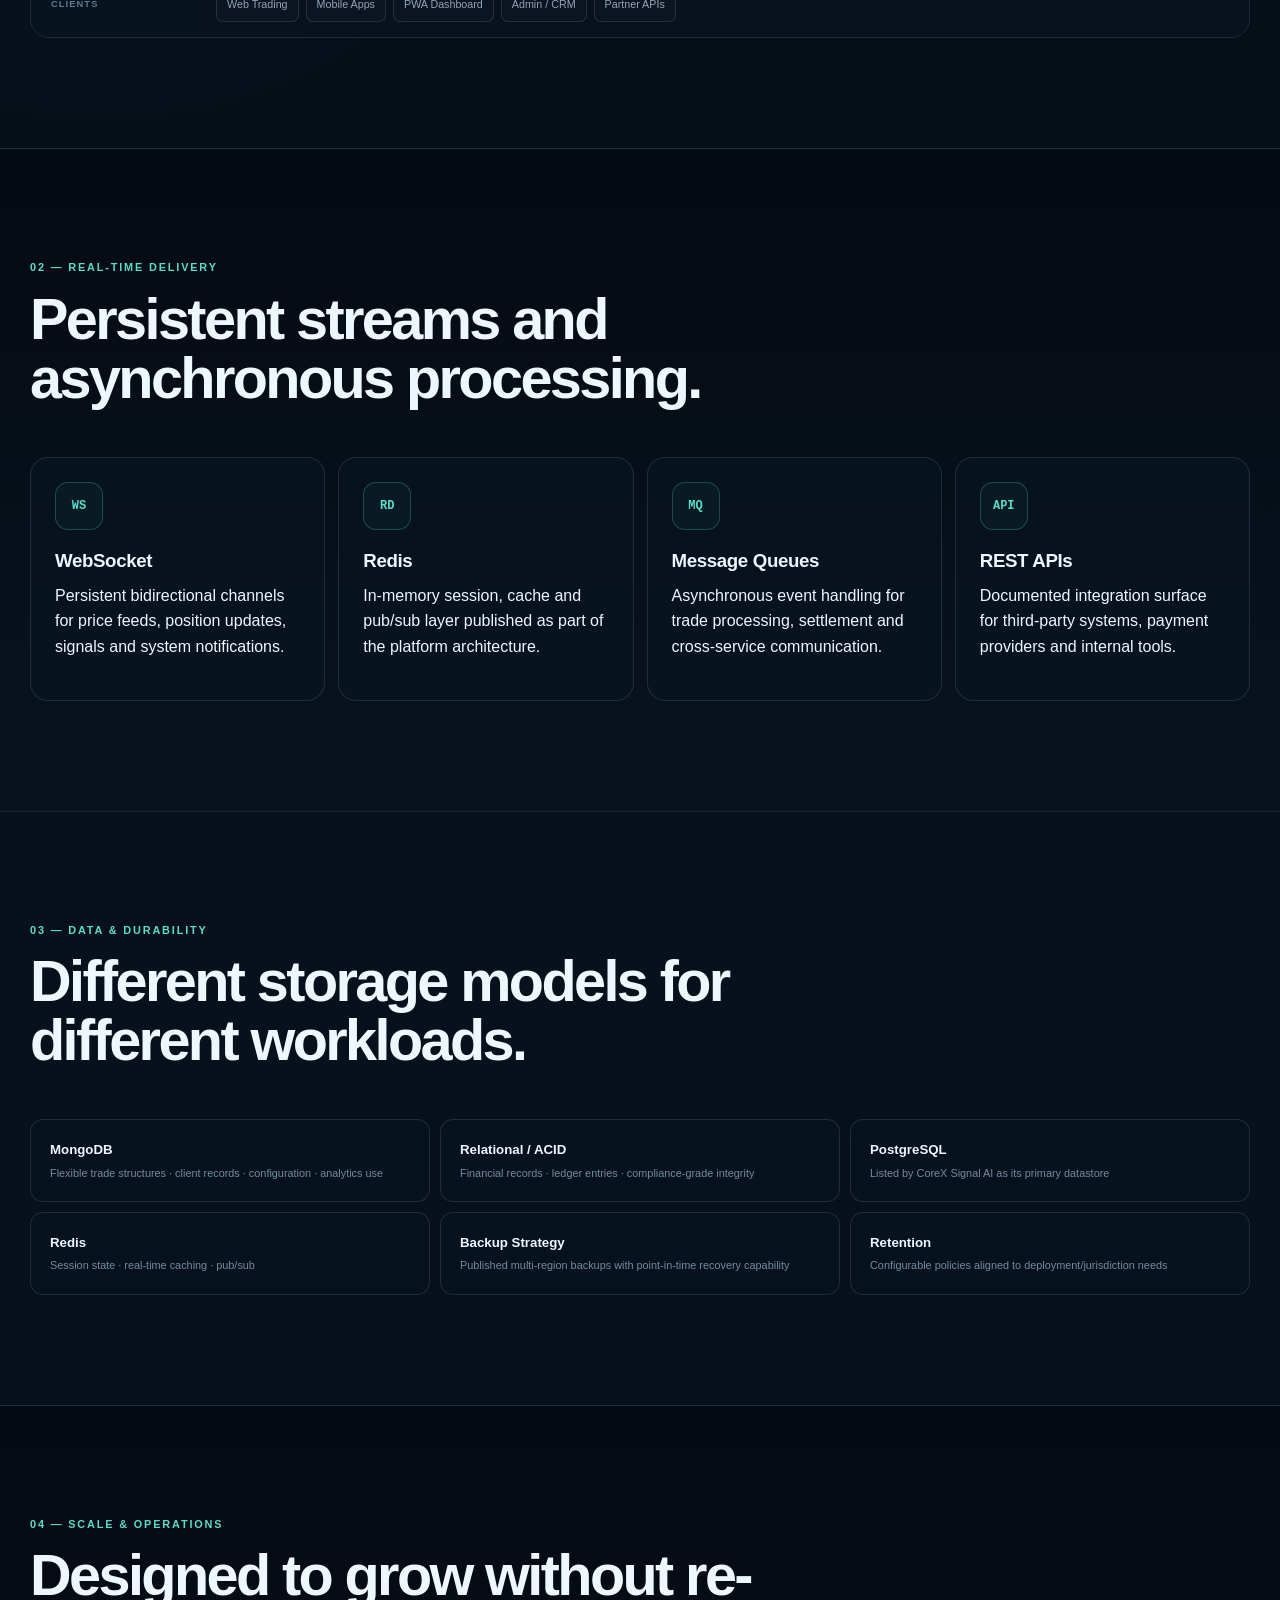
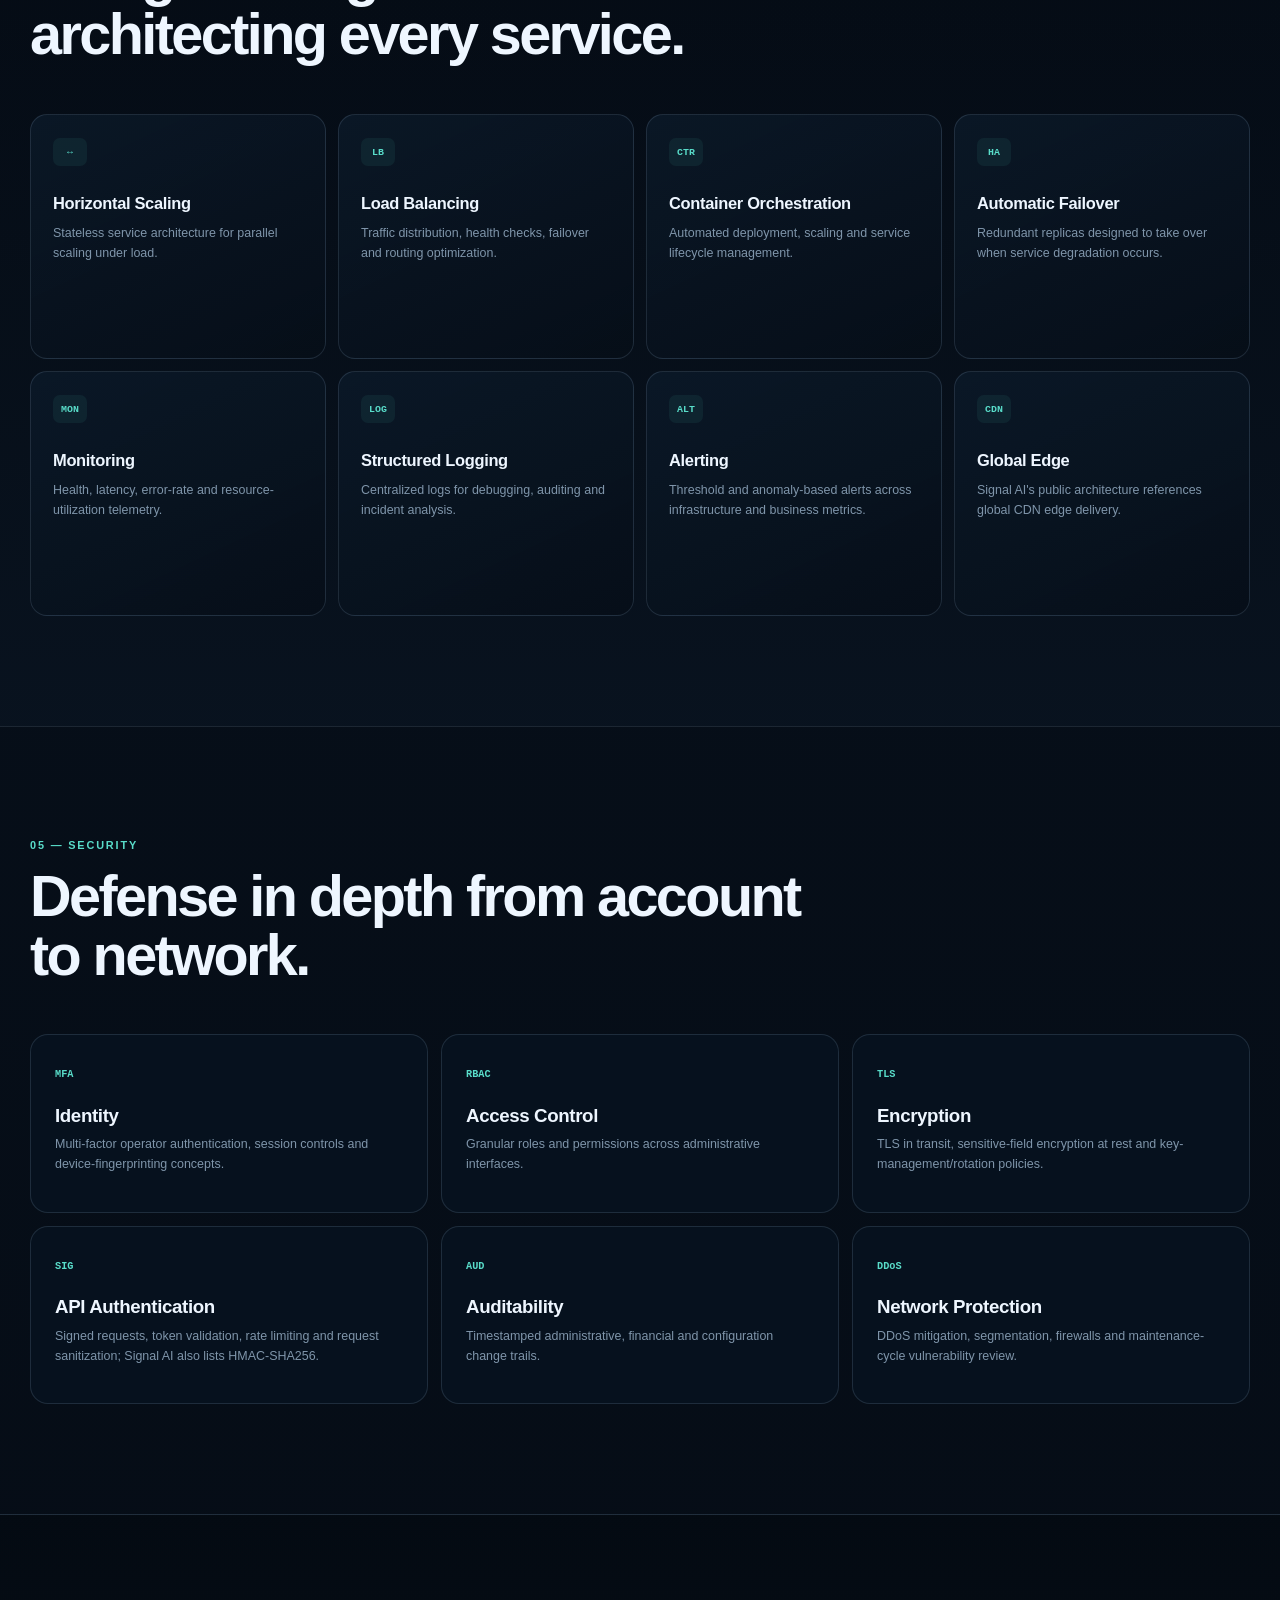
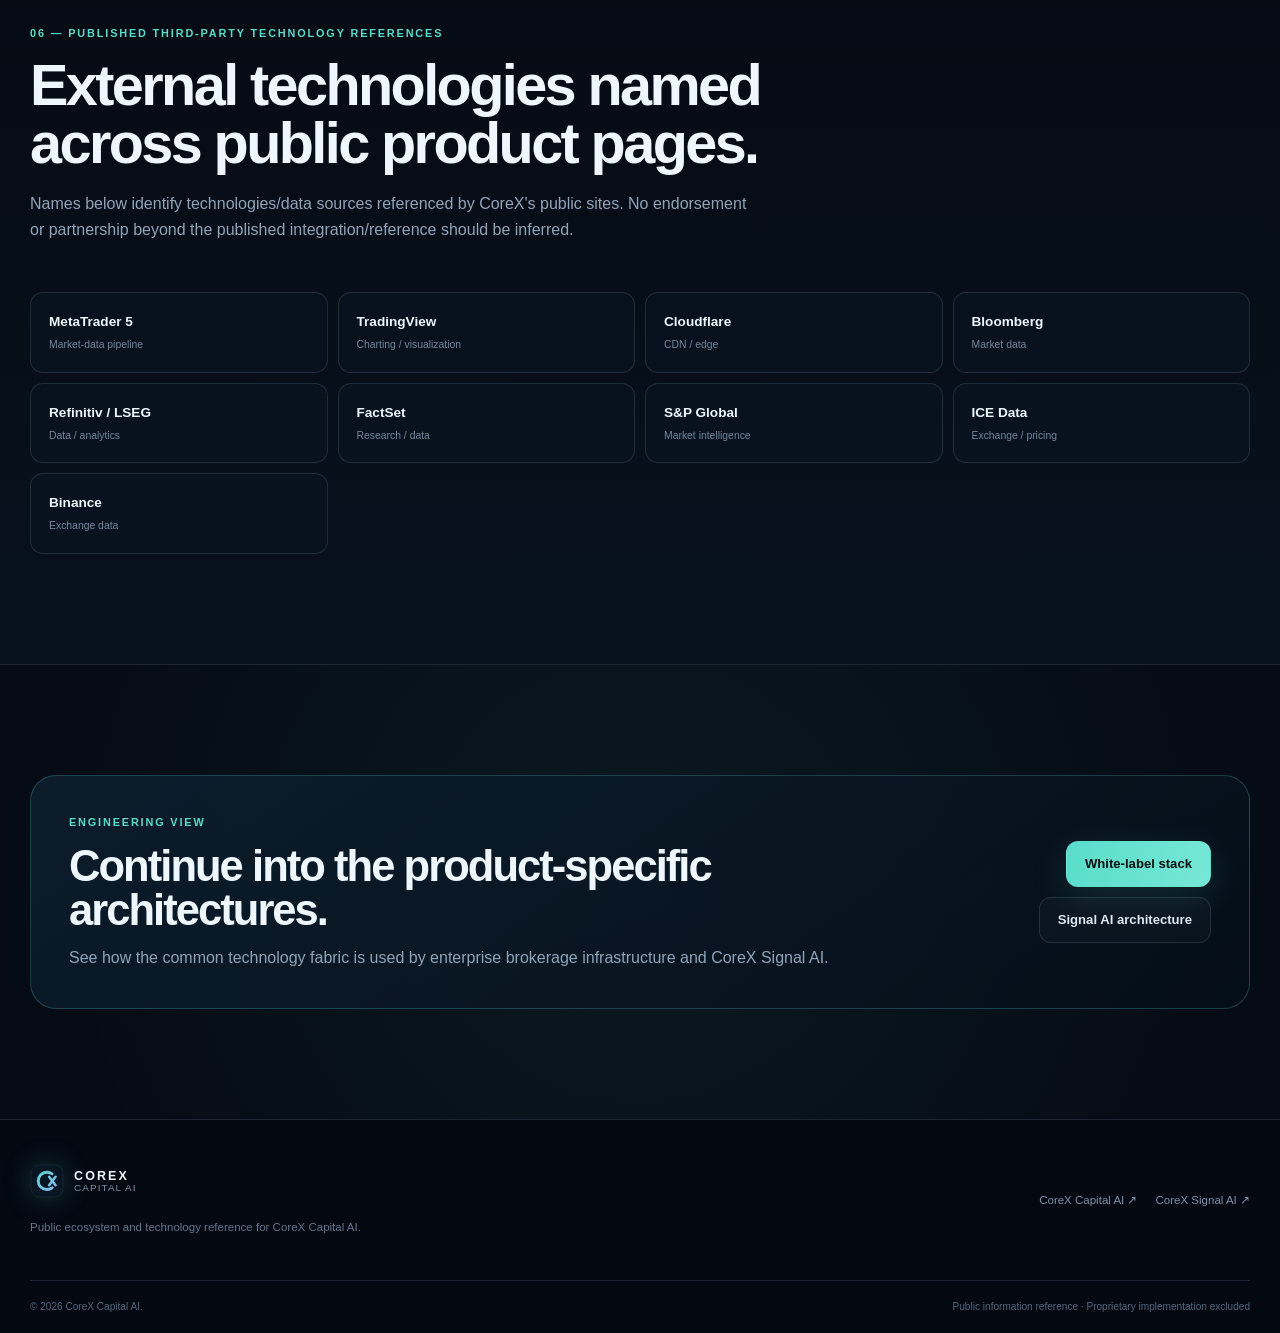
<file: site/technology.html>
<!doctype html><html lang="en"><head><meta charset="utf-8"><meta name="viewport" content="width=device-width,initial-scale=1"><meta name="description" content="Consolidated public technology architecture for CoreX Capital AI: WebSocket, Redis, APIs, Python quant, databases, scaling, observability and security."><meta name="theme-color" content="#050b14"><meta name="robots" content="index,follow"><title>Technology Architecture — CoreX Capital AI</title><link rel="icon" href="assets/corex-mark.svg" type="image/svg+xml"><link rel="stylesheet" href="styles.css"></head><body class="technology-page"><a class="skip-link" href="#main">Skip to content</a><div class="scroll-progress"><span id="scrollProgress"></span></div><header class="site-header"><div class="shell nav-wrap"><a class="brand" href="index.html"><img src="assets/corex-mark.svg" alt="" width="38" height="38"><span><strong>COREX</strong><em>CAPITAL AI</em></span></a><button class="menu-button" id="menuButton" aria-expanded="false" aria-controls="primaryNav"><span></span><span></span><span></span></button><nav id="primaryNav"><a href="index.html">Overview</a><a href="signal-ai.html">Signal AI</a><a href="brokerage-infrastructure.html">Infrastructure</a><a href="strategy-os.html">Strategy OS</a><a href="governance.html">Governance</a><a href="technology.html" class="active">Technology</a><a href="about.html">Company</a></nav><a class="button button-ghost desktop-cta" href="https://corexcapitalai.com/" target="_blank" rel="noreferrer">Official site ↗</a></div></header><main id="main"><section class="page-hero technology-hero"><div class="shell page-hero-grid"><div class="reveal"><div class="breadcrumbs"><a href="index.html">Ecosystem</a><span>/</span>Technology</div><div class="eyebrow">PUBLIC TECHNOLOGY ARCHITECTURE</div><h1>Real-time infrastructure engineered across multiple product layers.</h1><p class="hero-lead">A consolidated technical map of components explicitly published across CoreX Capital AI's white-label infrastructure and CoreX Signal AI's market-intelligence architecture.</p><div class="hero-actions"><a class="button button-primary" href="#stack">Explore stack</a><a class="button button-secondary" href="brokerage-infrastructure.html">Enterprise platform</a></div></div><div class="tech-radar reveal"><div class="radar-core">COREX</div><span class="radar-node r1">WebSocket</span><span class="radar-node r2">Python</span><span class="radar-node r3">Redis</span><span class="radar-node r4">REST</span><span class="radar-node r5">MongoDB</span><span class="radar-node r6">PostgreSQL</span><span class="radar-node r7">PWA</span><span class="radar-node r8">HMAC</span></div></div></section><section class="section shell" id="stack"><div class="section-head reveal"><div class="eyebrow">01 — STACK BY LAYER</div><h2>From data ingress to global client delivery.</h2></div><div class="layer-map detailed"><div class="layer-label">DATA SOURCES</div><div class="layer-items"><span>Broker / Market Feeds</span><span>MT5 Pipeline</span><span>External Data Providers</span><span>News / Macro</span></div><div class="layer-label">QUANT & AI</div><div class="layer-items"><span>Python Quant Engine</span><span>Signal Processing</span><span>ML Ensemble</span><span>Regime / Factor Analysis</span><span>NLP</span><span>Risk Engine</span></div><div class="layer-label">REAL-TIME</div><div class="layer-items"><span>WebSocket</span><span>Flask-SocketIO</span><span>Redis Pub/Sub</span><span>Message Queues</span><span>Low-Latency Processing</span></div><div class="layer-label">SERVICES</div><div class="layer-items"><span>REST API</span><span>API Gateway</span><span>Load Balancer</span><span>Pricing & Liquidity Control</span><span>Trading Engine</span></div><div class="layer-label">DATA STORES</div><div class="layer-items"><span>PostgreSQL</span><span>MongoDB</span><span>Relational ACID Records</span><span>Cache</span><span>Backups / PITR</span></div><div class="layer-label">CLIENTS</div><div class="layer-items"><span>Web Trading</span><span>Mobile Apps</span><span>PWA Dashboard</span><span>Admin / CRM</span><span>Partner APIs</span></div></div></section><section class="section section-dark"><div class="shell"><div class="section-head reveal"><div class="eyebrow">02 — REAL-TIME DELIVERY</div><h2>Persistent streams and asynchronous processing.</h2></div><div class="tech-columns"><article class="reveal"><div class="tech-icon">WS</div><h3>WebSocket</h3><p>Persistent bidirectional channels for price feeds, position updates, signals and system notifications.</p></article><article class="reveal"><div class="tech-icon">RD</div><h3>Redis</h3><p>In-memory session, cache and pub/sub layer published as part of the platform architecture.</p></article><article class="reveal"><div class="tech-icon">MQ</div><h3>Message Queues</h3><p>Asynchronous event handling for trade processing, settlement and cross-service communication.</p></article><article class="reveal"><div class="tech-icon">API</div><h3>REST APIs</h3><p>Documented integration surface for third-party systems, payment providers and internal tools.</p></article></div></div></section><section class="section shell"><div class="section-head reveal"><div class="eyebrow">03 — DATA & DURABILITY</div><h2>Different storage models for different workloads.</h2></div><div class="database-map"><article class="reveal"><strong>MongoDB</strong><span>Flexible trade structures · client records · configuration · analytics use</span></article><article class="reveal"><strong>Relational / ACID</strong><span>Financial records · ledger entries · compliance-grade integrity</span></article><article class="reveal"><strong>PostgreSQL</strong><span>Listed by CoreX Signal AI as its primary datastore</span></article><article class="reveal"><strong>Redis</strong><span>Session state · real-time caching · pub/sub</span></article><article class="reveal"><strong>Backup Strategy</strong><span>Published multi-region backups with point-in-time recovery capability</span></article><article class="reveal"><strong>Retention</strong><span>Configurable policies aligned to deployment/jurisdiction needs</span></article></div></section><section class="section section-dark"><div class="shell"><div class="section-head reveal"><div class="eyebrow">04 — SCALE & OPERATIONS</div><h2>Designed to grow without re-architecting every service.</h2></div><div class="feature-matrix"><article class="matrix-card reveal"><span>↔</span><h3>Horizontal Scaling</h3><p>Stateless service architecture for parallel scaling under load.</p></article><article class="matrix-card reveal"><span>LB</span><h3>Load Balancing</h3><p>Traffic distribution, health checks, failover and routing optimization.</p></article><article class="matrix-card reveal"><span>CTR</span><h3>Container Orchestration</h3><p>Automated deployment, scaling and service lifecycle management.</p></article><article class="matrix-card reveal"><span>HA</span><h3>Automatic Failover</h3><p>Redundant replicas designed to take over when service degradation occurs.</p></article><article class="matrix-card reveal"><span>MON</span><h3>Monitoring</h3><p>Health, latency, error-rate and resource-utilization telemetry.</p></article><article class="matrix-card reveal"><span>LOG</span><h3>Structured Logging</h3><p>Centralized logs for debugging, auditing and incident analysis.</p></article><article class="matrix-card reveal"><span>ALT</span><h3>Alerting</h3><p>Threshold and anomaly-based alerts across infrastructure and business metrics.</p></article><article class="matrix-card reveal"><span>CDN</span><h3>Global Edge</h3><p>Signal AI's public architecture references global CDN edge delivery.</p></article></div></div></section><section class="section shell"><div class="section-head reveal"><div class="eyebrow">05 — SECURITY</div><h2>Defense in depth from account to network.</h2></div><div class="security-grid"><article class="reveal"><span>MFA</span><h3>Identity</h3><p>Multi-factor operator authentication, session controls and device-fingerprinting concepts.</p></article><article class="reveal"><span>RBAC</span><h3>Access Control</h3><p>Granular roles and permissions across administrative interfaces.</p></article><article class="reveal"><span>TLS</span><h3>Encryption</h3><p>TLS in transit, sensitive-field encryption at rest and key-management/rotation policies.</p></article><article class="reveal"><span>SIG</span><h3>API Authentication</h3><p>Signed requests, token validation, rate limiting and request sanitization; Signal AI also lists HMAC-SHA256.</p></article><article class="reveal"><span>AUD</span><h3>Auditability</h3><p>Timestamped administrative, financial and configuration change trails.</p></article><article class="reveal"><span>DDoS</span><h3>Network Protection</h3><p>DDoS mitigation, segmentation, firewalls and maintenance-cycle vulnerability review.</p></article></div></section><section class="section section-dark"><div class="shell"><div class="section-head reveal"><div class="eyebrow">06 — PUBLISHED THIRD-PARTY TECHNOLOGY REFERENCES</div><h2>External technologies named across public product pages.</h2><p>Names below identify technologies/data sources referenced by CoreX's public sites. No endorsement or partnership beyond the published integration/reference should be inferred.</p></div><div class="logo-cloud text-cloud reveal"><span>MetaTrader 5<small>Market-data pipeline</small></span><span>TradingView<small>Charting / visualization</small></span><span>Cloudflare<small>CDN / edge</small></span><span>Bloomberg<small>Market data</small></span><span>Refinitiv / LSEG<small>Data / analytics</small></span><span>FactSet<small>Research / data</small></span><span>S&amp;P Global<small>Market intelligence</small></span><span>ICE Data<small>Exchange / pricing</small></span><span>Binance<small>Exchange data</small></span></div></div></section><section class="section section-glow"><div class="shell cta-panel reveal"><div><div class="eyebrow">ENGINEERING VIEW</div><h2>Continue into the product-specific architectures.</h2><p>See how the common technology fabric is used by enterprise brokerage infrastructure and CoreX Signal AI.</p></div><div class="cta-actions"><a class="button button-primary" href="brokerage-infrastructure.html">White-label stack</a><a class="button button-secondary" href="signal-ai.html">Signal AI architecture</a></div></div></section></main><footer class="site-footer"><div class="shell footer-top"><div><a class="brand footer-brand" href="index.html"><img src="assets/corex-mark.svg" alt="" width="34" height="34"><span><strong>COREX</strong><em>CAPITAL AI</em></span></a><p>Public ecosystem and technology reference for CoreX Capital AI.</p></div><div class="footer-nav"><a href="https://corexcapitalai.com/" target="_blank" rel="noreferrer">CoreX Capital AI ↗</a><a href="https://corexsignalai.com/" target="_blank" rel="noreferrer">CoreX Signal AI ↗</a></div></div><div class="shell footer-bottom"><span>© <span data-current-year>2026</span> CoreX Capital AI.</span><span>Public information reference · Proprietary implementation excluded</span></div></footer><script src="app.js" defer></script></body></html>
</file>
<file: site/styles.css>
:root{color-scheme:dark;--bg:#050b14;--bg2:#07111d;--panel:#0a1624;--panel2:#0d1d2e;--text:#eef6ff;--muted:#8ca1b8;--soft:#b7c7d7;--line:rgba(157,185,215,.16);--line2:rgba(89,221,202,.25);--accent:#59ddca;--accent2:#84aefc;--gold:#e4c57e;--danger:#ff8f9b;--max:1220px;--r:20px}*{box-sizing:border-box}html{scroll-behavior:smooth}body{margin:0;min-width:320px;background:radial-gradient(circle at 82% 3%,rgba(89,221,202,.08),transparent 30rem),radial-gradient(circle at 8% 20%,rgba(92,134,255,.07),transparent 32rem),linear-gradient(180deg,#050b14 0%,#07101b 42%,#050b14 100%);color:var(--text);font-family:Inter,ui-sans-serif,-apple-system,BlinkMacSystemFont,"Segoe UI",sans-serif;line-height:1.6;-webkit-font-smoothing:antialiased}body:before{content:"";position:fixed;inset:0;pointer-events:none;opacity:.22;background-image:linear-gradient(rgba(255,255,255,.018) 1px,transparent 1px),linear-gradient(90deg,rgba(255,255,255,.018) 1px,transparent 1px);background-size:42px 42px;mask-image:linear-gradient(to bottom,black,transparent 78%)}a{color:inherit}.shell{width:min(calc(100% - 44px),var(--max));margin-inline:auto}.skip-link{position:fixed;left:16px;top:-90px;z-index:1000;background:white;color:#000;padding:10px 14px;border-radius:9px}.skip-link:focus{top:16px}.scroll-progress{position:fixed;z-index:110;left:0;right:0;top:0;height:2px;background:transparent}.scroll-progress span{display:block;height:100%;width:0;background:linear-gradient(90deg,var(--accent),var(--accent2))}.site-header{position:sticky;top:0;z-index:100;background:rgba(5,11,20,.82);backdrop-filter:blur(18px);border-bottom:1px solid var(--line)}.nav-wrap{min-height:72px;display:flex;align-items:center;gap:22px}.brand{display:inline-flex;align-items:center;gap:10px;text-decoration:none;white-space:nowrap}.brand img{filter:drop-shadow(0 0 14px rgba(89,221,202,.23))}.brand span{display:flex;flex-direction:column;line-height:1.04}.brand strong{font-size:.78rem;letter-spacing:.17em}.brand em{font-size:.62rem;font-style:normal;letter-spacing:.11em;color:#7f93aa}nav{display:flex;gap:18px;margin-left:auto}nav a{position:relative;color:#8fa3b9;text-decoration:none;font-size:.78rem;font-weight:650;padding:26px 1px 24px;white-space:nowrap}nav a:after{content:"";position:absolute;left:0;right:0;bottom:17px;height:2px;border-radius:2px;background:var(--accent);transform:scaleX(0);transition:.2s}nav a:hover,nav a.active{color:var(--text)}nav a.active:after,nav a:hover:after{transform:scaleX(1)}.menu-button{display:none;margin-left:auto;width:42px;height:42px;border:1px solid var(--line);border-radius:11px;background:rgba(255,255,255,.03);padding:10px;cursor:pointer}.menu-button span{display:block;height:2px;background:#c9d7e5;margin:5px 0;border-radius:2px}.button{display:inline-flex;align-items:center;justify-content:center;min-height:46px;padding:0 18px;border:1px solid transparent;border-radius:12px;text-decoration:none;font-size:.82rem;font-weight:800;transition:.2s;white-space:nowrap}.button:hover{transform:translateY(-1px)}.button-primary{background:linear-gradient(100deg,var(--accent),#77e7d7);color:#03100f;box-shadow:0 10px 36px rgba(89,221,202,.14)}.button-secondary,.button-ghost{background:rgba(255,255,255,.025);border-color:var(--line);color:#dbe8f4}.button-secondary:hover,.button-ghost:hover{border-color:rgba(89,221,202,.45);background:rgba(89,221,202,.05)}.desktop-cta{margin-left:4px}.eyebrow{display:flex;align-items:center;gap:9px;color:var(--accent);font-size:.68rem;font-weight:850;letter-spacing:.17em;text-transform:uppercase}.pulse{width:7px;height:7px;border-radius:50%;background:var(--accent);box-shadow:0 0 0 5px rgba(89,221,202,.08),0 0 20px rgba(89,221,202,.65)}h1,h2,h3,p{margin-top:0}h1{font-size:clamp(3rem,6.7vw,6.3rem);line-height:.94;letter-spacing:-.055em;margin:20px 0 26px;font-weight:760}h1 span{color:transparent;background:linear-gradient(95deg,var(--accent),var(--accent2));-webkit-background-clip:text;background-clip:text}h2{font-size:clamp(2.15rem,4.5vw,4rem);line-height:1.02;letter-spacing:-.045em;margin:13px 0 18px}h3{line-height:1.2;letter-spacing:-.02em}.hero-lead{color:#b6c7d8;max-width:760px;font-size:1.08rem}.hero-actions{display:flex;flex-wrap:wrap;gap:11px;margin-top:31px}.hero{min-height:760px;display:flex;align-items:center;padding:90px 0}.hero-grid,.page-hero-grid{display:grid;grid-template-columns:1.05fr .95fr;gap:74px;align-items:center}.hero-proof{display:flex;flex-wrap:wrap;gap:10px;margin-top:28px}.hero-proof span{padding:8px 10px;border:1px solid var(--line);border-radius:9px;background:rgba(255,255,255,.02);color:#7f95aa;font-size:.68rem}.hero-proof b{color:#dce9f4;margin-right:5px}.network-orbit{position:relative;min-height:580px;border:1px solid var(--line);border-radius:30px;background:radial-gradient(circle at center,rgba(89,221,202,.075),rgba(7,16,28,.85) 48%,rgba(4,10,18,.9));overflow:hidden;box-shadow:0 50px 120px rgba(0,0,0,.28)}.network-orbit:before{content:"";position:absolute;inset:0;background-image:linear-gradient(rgba(255,255,255,.025) 1px,transparent 1px),linear-gradient(90deg,rgba(255,255,255,.025) 1px,transparent 1px);background-size:36px 36px;mask-image:radial-gradient(circle,black,transparent 78%)}.orbit-ring{position:absolute;left:50%;top:50%;transform:translate(-50%,-50%);border:1px solid rgba(126,176,220,.15);border-radius:50%}.ring-a{width:390px;height:390px}.ring-b{width:265px;height:265px;border-style:dashed;animation:spin 35s linear infinite}.orbit-core{position:absolute;left:50%;top:50%;transform:translate(-50%,-50%);width:190px;height:190px;border-radius:50%;display:flex;flex-direction:column;align-items:center;justify-content:center;text-align:center;background:linear-gradient(145deg,#0c2031,#07131f);border:1px solid rgba(89,221,202,.35);box-shadow:0 0 70px rgba(89,221,202,.09)}.orbit-core small,.orbit-node small{font-size:.55rem;letter-spacing:.13em;color:#6e879c}.orbit-core strong{font-size:1.08rem;margin:7px 0}.orbit-core span{font-size:.66rem;color:#7c92a7}.orbit-node{position:absolute;width:132px;min-height:68px;padding:12px;border:1px solid var(--line);border-radius:14px;background:rgba(9,22,36,.94);text-decoration:none;display:flex;flex-direction:column;justify-content:center;box-shadow:0 14px 35px rgba(0,0,0,.2);transition:.2s}.orbit-node:hover{border-color:rgba(89,221,202,.45);transform:translateY(-2px)}.orbit-node strong{font-size:.78rem;margin-top:3px}.node-a{left:8%;top:15%}.node-b{right:6%;top:18%}.node-c{right:5%;bottom:17%}.node-d{left:8%;bottom:15%}.node-e{left:50%;transform:translateX(-50%);bottom:5%}.node-e:hover{transform:translateX(-50%) translateY(-2px)}@keyframes spin{to{transform:translate(-50%,-50%) rotate(360deg)}}.trust-strip{border-block:1px solid var(--line);background:rgba(3,8,15,.55)}.trust-grid{display:grid;grid-template-columns:repeat(4,1fr)}.trust-grid>div{padding:26px 22px;border-right:1px solid var(--line)}.trust-grid>div:first-child{padding-left:0}.trust-grid>div:last-child{border:0}.trust-grid small,.spec-grid small{display:block;color:#647c92;font-size:.58rem;font-weight:800;letter-spacing:.13em}.trust-grid strong{display:block;margin:5px 0;font-size:.94rem}.trust-grid span{display:block;color:#70869b;font-size:.72rem}.section{padding:110px 0}.section-dark{border-block:1px solid var(--line);background:linear-gradient(180deg,rgba(3,9,16,.7),rgba(9,20,33,.72))}.section-glow{background:radial-gradient(circle at 50% 50%,rgba(89,221,202,.065),transparent 36rem)}.section-head{max-width:790px;margin-bottom:50px}.section-head p{color:#91a4b8;max-width:720px}.product-grid{display:grid;grid-template-columns:repeat(2,1fr);gap:14px}.product-card{position:relative;min-height:335px;padding:27px;border:1px solid var(--line);border-radius:var(--r);background:linear-gradient(155deg,rgba(13,29,46,.82),rgba(5,12,21,.92));text-decoration:none;display:flex;flex-direction:column;overflow:hidden;transition:.23s}.product-card:before{content:"";position:absolute;width:180px;height:180px;border-radius:50%;background:rgba(89,221,202,.05);right:-70px;top:-80px;filter:blur(2px)}.product-card:hover{transform:translateY(-3px);border-color:rgba(89,221,202,.35);box-shadow:0 28px 70px rgba(0,0,0,.2)}.product-card-featured{border-color:rgba(89,221,202,.3)}.card-top{display:flex;justify-content:space-between;align-items:center}.serial{font:700 .67rem ui-monospace,monospace;color:#526d85}.pill{padding:5px 8px;border-radius:6px;background:rgba(89,221,202,.07);color:var(--accent);font-size:.54rem;letter-spacing:.1em;font-weight:850}.product-card h3{font-size:1.45rem;margin:34px 0 12px}.product-card p{color:#8ba0b5;font-size:.85rem}.tag-row,.mini-tags{display:flex;flex-wrap:wrap;gap:6px}.tag-row span,.mini-tags b{padding:5px 7px;border:1px solid var(--line);border-radius:6px;color:#7289a0;font-size:.58rem;font-weight:700}.card-link{margin-top:auto;padding-top:22px;color:var(--accent);font-size:.76rem}.flow-map{display:grid;grid-template-columns:1fr auto 1fr auto 1fr auto 1fr;gap:13px;align-items:center}.flow-node{min-height:154px;padding:20px;border:1px solid var(--line);border-radius:17px;background:#081522;display:flex;flex-direction:column;justify-content:center}.flow-node.accent{border-color:rgba(89,221,202,.36);box-shadow:inset 0 0 50px rgba(89,221,202,.04)}.flow-node small,.arch-stage small{font-size:.57rem;letter-spacing:.12em;color:#637c93}.flow-node strong{font-size:1rem;margin:8px 0}.flow-node span{color:#7189a0;font-size:.72rem}.flow-map>i{font-style:normal;color:#46627d}.split-feature{display:grid;grid-template-columns:.88fr 1.12fr;gap:74px;align-items:center}.boundary-panel{border:1px solid var(--line);border-radius:22px;background:rgba(8,20,33,.72);overflow:hidden}.boundary-row{display:grid;grid-template-columns:38px 1fr;gap:14px;padding:20px 22px;border-bottom:1px solid var(--line)}.boundary-row:last-child{border:0}.boundary-row>b{width:30px;height:30px;border-radius:50%;display:grid;place-items:center;background:rgba(89,221,202,.08);color:var(--accent)}.boundary-row.no>b{color:#9aacbe;background:rgba(255,255,255,.04)}.boundary-row strong{display:block;font-size:.9rem}.boundary-row span{display:block;color:#7f95aa;font-size:.76rem;margin-top:3px}.text-link{display:inline-block;margin-top:14px;color:var(--accent);text-decoration:none;font-size:.8rem;font-weight:750}.cta-panel{padding:38px;border:1px solid rgba(89,221,202,.23);border-radius:26px;background:linear-gradient(145deg,rgba(13,31,47,.88),rgba(5,14,24,.82));display:flex;align-items:center;justify-content:space-between;gap:40px}.cta-panel h2{font-size:clamp(1.9rem,3.4vw,3rem);margin-bottom:12px}.cta-panel p{margin:0;color:#8fa4b8}.cta-actions{display:flex;gap:10px;flex-wrap:wrap;justify-content:flex-end}.page-hero{padding:100px 0 78px;min-height:650px;display:flex;align-items:center;border-bottom:1px solid var(--line)}.page-hero h1{font-size:clamp(3.4rem,7vw,6.8rem)}.breadcrumbs{display:flex;gap:8px;color:#657e96;font-size:.72rem;margin-bottom:18px}.breadcrumbs a{text-decoration:none;color:#8ba2b8}.breadcrumbs a:hover{color:var(--accent)}.terminal-card,.stack-visual,.code-pipeline,.mission-card{border:1px solid var(--line);border-radius:24px;background:linear-gradient(145deg,rgba(13,30,48,.9),rgba(5,13,23,.9));box-shadow:0 38px 100px rgba(0,0,0,.25);padding:24px}.terminal-head{display:flex;justify-content:space-between;color:#738a9f;font-size:.62rem;letter-spacing:.13em;font-weight:800}.live-dot{color:var(--accent)}.terminal-grid{display:grid;grid-template-columns:1fr 1fr;gap:1px;background:var(--line);border:1px solid var(--line);border-radius:15px;overflow:hidden;margin:20px 0}.terminal-grid>div{background:#091725;padding:18px}.terminal-grid small{display:block;color:#5f778e;font-size:.55rem;letter-spacing:.12em}.terminal-grid strong{display:block;margin:4px 0;font-size:1rem}.terminal-grid span{color:#70879d;font-size:.69rem}.terminal-flow{display:flex;align-items:center;justify-content:space-between;gap:7px;flex-wrap:wrap}.terminal-flow span{padding:7px 8px;border:1px solid var(--line);border-radius:7px;color:#8ea3b8;font-size:.63rem}.terminal-flow i{color:#4b687f;font-style:normal}.source-note{border-bottom:1px solid var(--line);background:rgba(89,221,202,.035)}.source-note .shell{padding:17px 0;color:#869db2;font-size:.73rem}.source-note b{color:#c8d8e5}.source-note.caution{background:rgba(228,197,126,.04)}.source-note.caution b{color:var(--gold)}.feature-matrix{display:grid;grid-template-columns:repeat(4,1fr);gap:12px}.matrix-card{min-height:245px;padding:22px;border:1px solid var(--line);border-radius:17px;background:linear-gradient(155deg,rgba(12,27,43,.75),rgba(6,14,24,.86))}.matrix-card>span{display:inline-grid;min-width:34px;height:28px;padding:0 7px;place-items:center;border-radius:7px;background:rgba(89,221,202,.07);color:var(--accent);font:800 .62rem ui-monospace,monospace}.matrix-card h3{font-size:1.03rem;margin:28px 0 10px}.matrix-card p{color:#7f95aa;font-size:.78rem}.factor-grid,.security-grid,.pricing-models,.product-types{display:grid;grid-template-columns:repeat(4,1fr);gap:13px}.factor-card,.security-grid article,.pricing-models article,.product-types article{padding:24px;border:1px solid var(--line);border-radius:18px;background:rgba(8,20,33,.74)}.factor-num,.tech-icon,.audience-icon{width:48px;height:48px;border:1px solid rgba(89,221,202,.25);border-radius:13px;display:grid;place-items:center;color:var(--accent);background:rgba(89,221,202,.04);font:850 .75rem ui-monospace,monospace}.factor-card h3{margin:20px 0 8px}.factor-card p,.security-grid p,.pricing-models p,.product-types p{color:#7f95aa;font-size:.78rem}.disclosure-box{margin-top:28px;padding:20px 22px;border:1px solid rgba(228,197,126,.2);border-radius:14px;background:rgba(228,197,126,.035)}.disclosure-box strong{color:var(--gold);font-size:.72rem;letter-spacing:.08em}.disclosure-box p{margin:6px 0 0;color:#8c9fb1;font-size:.75rem}.architecture-stack{max-width:840px;margin:0 auto}.arch-stage{padding:22px 26px;border:1px solid var(--line);border-radius:16px;background:rgba(8,20,33,.72);display:grid;grid-template-columns:110px 1fr 1fr;align-items:center;gap:20px}.arch-stage.accent{border-color:rgba(89,221,202,.35);background:linear-gradient(90deg,rgba(89,221,202,.05),rgba(8,20,33,.8))}.arch-stage strong{font-size:1rem}.arch-stage span{color:#7b92a8;font-size:.75rem}.arch-arrow{text-align:center;color:#45637c;font-size:1.1rem;padding:7px}.spec-grid{display:grid;grid-template-columns:repeat(3,1fr);gap:12px;margin-top:45px}.spec-grid>div{padding:19px;border:1px solid var(--line);border-radius:14px;background:rgba(8,20,33,.6)}.spec-grid strong{display:block;font-size:.95rem;margin:5px 0}.spec-grid span{color:#748aa0;font-size:.7rem}.logo-cloud{display:grid;grid-template-columns:repeat(4,1fr);gap:10px}.text-cloud span{padding:18px;border:1px solid var(--line);border-radius:13px;background:rgba(8,20,33,.65);font-size:.85rem;font-weight:750}.text-cloud small{display:block;margin-top:4px;color:#70879d;font-size:.65rem;font-weight:500}.stack-visual{display:grid;gap:8px}.stack-visual>div{padding:17px 19px;border:1px solid var(--line);border-radius:12px;background:#091725}.stack-visual>div.accent{border-color:rgba(89,221,202,.35)}.stack-visual small{display:block;color:#607990;font-size:.54rem;letter-spacing:.13em}.stack-visual strong{font-size:.86rem}.module-grid{display:grid;grid-template-columns:repeat(3,1fr);gap:12px}.module-grid article{min-height:245px;padding:23px;border:1px solid var(--line);border-radius:17px;background:rgba(8,20,33,.66)}.module-grid article>b{color:#557087;font:800 .62rem ui-monospace,monospace}.module-grid h3{margin:27px 0 9px;font-size:1rem}.module-grid p{color:#7f95aa;font-size:.77rem}.large-modules article>span{display:block;margin-top:15px;color:#5f788e;font-size:.63rem}.tech-columns{display:grid;grid-template-columns:repeat(4,1fr);gap:13px}.tech-columns article{padding:24px;border:1px solid var(--line);border-radius:18px;background:rgba(8,20,33,.7)}.tech-columns h3{margin:20px 0 10px}.tech-columns ul,.audience-grid ul{padding-left:18px;margin:0;color:#7f95aa;font-size:.75rem}.tech-columns li,.audience-grid li{margin:7px 0}.security-grid{grid-template-columns:repeat(3,1fr)}.security-grid article>span{color:var(--accent);font:800 .64rem ui-monospace,monospace}.security-grid h3{margin:20px 0 8px}.config-grid,.database-map{display:grid;grid-template-columns:repeat(4,1fr);gap:10px}.config-grid>div,.database-map article{padding:19px;border:1px solid var(--line);border-radius:13px;background:rgba(8,20,33,.62)}.config-grid strong,.database-map strong{display:block;font-size:.83rem}.config-grid span,.database-map span{display:block;margin-top:4px;color:#748ba0;font-size:.68rem}.timeline{position:relative;max-width:900px;margin:auto}.timeline:before{content:"";position:absolute;left:24px;top:20px;bottom:20px;width:1px;background:linear-gradient(var(--accent),rgba(89,221,202,.05))}.timeline-item{position:relative;display:grid;grid-template-columns:48px 1fr;gap:22px;margin:0 0 14px}.timeline-item>b{z-index:2;width:48px;height:48px;display:grid;place-items:center;border:1px solid rgba(89,221,202,.3);border-radius:50%;background:#07131f;color:var(--accent);font:.7rem ui-monospace,monospace}.timeline-item>div{padding:18px 20px;border:1px solid var(--line);border-radius:14px;background:rgba(8,20,33,.7)}.timeline-item small{color:#607990;font-size:.57rem;letter-spacing:.12em}.timeline-item h3{margin:5px 0}.timeline-item p{margin:0;color:#7d93a8;font-size:.74rem}.trading-ui{border:1px solid var(--line);border-radius:24px;padding:20px;background:linear-gradient(145deg,#0b1b2a,#050d17);box-shadow:0 40px 100px rgba(0,0,0,.25)}.trade-top{display:flex;justify-content:space-between;color:#738a9f;font-size:.6rem;letter-spacing:.12em}.fake-chart{position:relative;height:240px;margin:18px 0;border:1px solid var(--line);border-radius:14px;overflow:hidden;background:#07131f;color:var(--accent)}.chart-grid{position:absolute;inset:0;background-image:linear-gradient(rgba(255,255,255,.04) 1px,transparent 1px),linear-gradient(90deg,rgba(255,255,255,.04) 1px,transparent 1px);background-size:40px 40px}.fake-chart svg{position:absolute;inset:25px 0 0;width:100%;height:75%}.trade-actions{display:grid;grid-template-columns:1fr 1fr;gap:8px}.trade-actions span{padding:12px;text-align:center;border-radius:9px;font-size:.75rem;font-weight:850}.trade-actions span:first-child{background:rgba(89,221,202,.1);color:var(--accent)}.trade-actions span:last-child{background:rgba(255,143,155,.08);color:var(--danger)}.trade-meta{display:flex;gap:8px;margin-top:12px}.trade-meta b{flex:1;padding:7px;border:1px solid var(--line);border-radius:7px;text-align:center;color:#71889f;font-size:.6rem}.partnership-map{display:grid;grid-template-columns:1fr auto 1fr;align-items:center;gap:24px}.partner-box{padding:28px;border:1px solid var(--line);border-radius:18px;background:rgba(8,20,33,.72)}.partner-box.corex{border-color:rgba(89,221,202,.3)}.partner-box small{display:block;color:#607990;font-size:.56rem;letter-spacing:.12em}.partner-box strong{display:block;font-size:1.25rem;margin:7px 0}.partner-box span{color:#7d93a8;font-size:.75rem}.partner-link{text-align:center;color:#6e859c;font-size:.6rem;letter-spacing:.1em}.partner-link i{display:block;color:var(--accent);font-style:normal;font-size:1.6rem}.center-note{text-align:center;color:#697f94;font-size:.7rem;margin-top:18px}.risk-banner{border-block:1px solid rgba(255,143,155,.18);background:rgba(255,143,155,.035)}.risk-banner .shell{padding:28px 0;display:grid;grid-template-columns:auto 1fr auto;gap:20px;align-items:center}.risk-banner strong{color:#ffc1c7}.risk-banner p{margin:0;color:#8f9eac;font-size:.72rem}.risk-banner a{color:#f0b5bb;font-size:.7rem;text-decoration:none}.code-pipeline{display:grid;gap:8px}.code-pipeline>div{padding:16px 18px;border:1px solid var(--line);border-radius:12px;background:#091725}.code-pipeline>div.accent{border-color:rgba(89,221,202,.35)}.code-pipeline small{display:block;color:#617a91;font-size:.55rem;letter-spacing:.12em}.code-pipeline i{text-align:center;color:#45627c;font-style:normal}.audience-grid{display:grid;grid-template-columns:repeat(3,1fr);gap:13px}.audience-grid article{padding:27px;border:1px solid var(--line);border-radius:19px;background:rgba(8,20,33,.7)}.audience-grid h3{margin:20px 0 12px}.process-line{display:grid;grid-template-columns:repeat(5,1fr);gap:10px}.process-line article{padding:22px;border:1px solid var(--line);border-radius:16px;background:rgba(8,20,33,.68)}.process-line b{color:var(--accent);font:.65rem ui-monospace,monospace}.process-line h3{margin:30px 0 8px}.process-line p{color:#7d93a8;font-size:.73rem}.capability-list{border:1px solid var(--line);border-radius:18px;overflow:hidden}.capability-list>div{display:grid;grid-template-columns:60px 220px 1fr auto;gap:20px;align-items:center;padding:19px 22px;border-bottom:1px solid var(--line);background:rgba(8,20,33,.58)}.capability-list>div:last-child{border:0}.capability-list span{color:var(--accent);font:.62rem ui-monospace,monospace}.capability-list strong{font-size:.86rem}.capability-list p{margin:0;color:#788fa5;font-size:.73rem}.capability-list a{color:var(--accent);text-decoration:none;font-size:.7rem}.veto-visual{display:grid;grid-template-columns:1fr 120px 1fr;align-items:center}.veto-ai,.veto-exec{padding:28px;border:1px solid var(--line);border-radius:20px;background:rgba(8,20,33,.75);text-align:center}.veto-ai small,.veto-exec small{display:block;color:#637b91;font-size:.56rem;letter-spacing:.12em}.veto-ai strong,.veto-exec strong{display:block;font-size:1.1rem;margin:7px}.veto-ai span,.veto-exec span{color:#748ba0;font-size:.68rem}.veto-gate{position:relative;z-index:2;margin-inline:-10px;padding:20px 8px;text-align:center;border:1px solid rgba(255,143,155,.3);border-radius:14px;background:#11131c;box-shadow:0 0 45px rgba(255,143,155,.07)}.veto-gate b{display:block;color:var(--danger);font-size:1.1rem;letter-spacing:.12em}.veto-gate span{display:block;color:#7f8292;font-size:.54rem}.governance-pillars,.three-pillars{display:grid;grid-template-columns:repeat(4,1fr);gap:13px}.three-pillars{grid-template-columns:repeat(3,1fr)}.governance-pillars article,.three-pillars article{padding:26px;border:1px solid var(--line);border-radius:18px;background:rgba(8,20,33,.68)}.governance-pillars span,.three-pillars span{color:var(--accent);font:.65rem ui-monospace,monospace}.governance-pillars h3,.three-pillars h3{margin:30px 0 9px}.governance-pillars p,.three-pillars p{color:#7d93a8;font-size:.77rem}.loop-visual{position:relative;display:grid;grid-template-columns:1fr auto 1fr auto 1fr auto 1fr;gap:10px;align-items:center}.loop-visual>div:not(.loop-return){padding:22px;border:1px solid var(--line);border-radius:15px;background:rgba(8,20,33,.72)}.loop-visual>div.accent{border-color:rgba(255,143,155,.28)}.loop-visual b{color:var(--accent);font:.65rem ui-monospace,monospace}.loop-visual strong{display:block;margin:18px 0 5px}.loop-visual span{color:#768da3;font-size:.7rem}.loop-visual>i{color:#45627c;font-style:normal}.loop-return{grid-column:1/-1;text-align:center;color:#647c92;font-size:.66rem;padding-top:12px}.quote-panel{padding:34px;border:1px solid rgba(89,221,202,.22);border-radius:22px;background:linear-gradient(145deg,rgba(89,221,202,.045),rgba(8,20,33,.7))}.quote-panel blockquote{margin:0;font-size:clamp(1.4rem,2.7vw,2.2rem);line-height:1.25;letter-spacing:-.03em}.quote-panel small{display:block;margin-top:18px;color:#6f869d}.tech-radar{position:relative;min-height:470px;border:1px solid var(--line);border-radius:28px;background:radial-gradient(circle,rgba(89,221,202,.07),rgba(5,13,23,.9) 52%);overflow:hidden}.tech-radar:before,.tech-radar:after{content:"";position:absolute;left:50%;top:50%;transform:translate(-50%,-50%);border:1px solid rgba(123,166,205,.15);border-radius:50%}.tech-radar:before{width:310px;height:310px}.tech-radar:after{width:190px;height:190px}.radar-core{position:absolute;left:50%;top:50%;transform:translate(-50%,-50%);z-index:2;width:105px;height:105px;border-radius:50%;display:grid;place-items:center;border:1px solid rgba(89,221,202,.4);background:#091827;color:var(--accent);font-weight:850;letter-spacing:.1em}.radar-node{position:absolute;padding:8px 10px;border:1px solid var(--line);border-radius:9px;background:#091725;color:#94a9bd;font-size:.66rem}.r1{left:7%;top:16%}.r2{left:41%;top:8%}.r3{right:7%;top:18%}.r4{right:5%;top:49%}.r5{right:13%;bottom:14%}.r6{left:40%;bottom:8%}.r7{left:7%;bottom:18%}.r8{left:4%;top:48%}.layer-map{display:grid;grid-template-columns:170px 1fr;border:1px solid var(--line);border-radius:19px;overflow:hidden}.layer-label{padding:20px;background:#07131f;border-bottom:1px solid var(--line);color:#607a91;font-size:.58rem;font-weight:850;letter-spacing:.12em;display:flex;align-items:center}.layer-items{display:flex;flex-wrap:wrap;gap:7px;padding:15px;border-bottom:1px solid var(--line);background:rgba(9,20,33,.68)}.layer-items span{padding:8px 10px;border:1px solid var(--line);border-radius:7px;color:#8fa4b8;background:rgba(255,255,255,.015);font-size:.67rem}.layer-map>:nth-last-child(-n+2){border-bottom:0}.database-map{grid-template-columns:repeat(3,1fr)}.mission-card small{color:var(--accent);font-size:.6rem;letter-spacing:.15em}.mission-card blockquote{margin:22px 0;font-size:clamp(1.8rem,3.4vw,3rem);line-height:1.08;letter-spacing:-.04em}.mission-card p{color:#8197ac;font-size:.8rem}.site-footer{border-top:1px solid var(--line);background:#030811}.footer-top{min-height:160px;display:flex;align-items:center;justify-content:space-between;gap:30px}.footer-top p{margin:12px 0 0;color:#61778d;font-size:.72rem}.footer-nav{display:flex;flex-wrap:wrap;gap:18px;justify-content:flex-end}.footer-nav a{color:#7d92a7;text-decoration:none;font-size:.72rem}.footer-nav a:hover{color:var(--accent)}.footer-bottom{padding:18px 0;border-top:1px solid var(--line);display:flex;justify-content:space-between;gap:20px;color:#52687d;font-size:.63rem}.reveal{opacity:0;transform:translateY(12px);transition:opacity .55s ease,transform .55s ease}.reveal.visible{opacity:1;transform:none}@media(prefers-reduced-motion:reduce){*,*:before,*:after{scroll-behavior:auto!important;animation:none!important;transition:none!important}.reveal{opacity:1;transform:none}}@media(max-width:1080px){nav{gap:12px}nav a{font-size:.72rem}.desktop-cta{display:none}.hero-grid,.page-hero-grid{grid-template-columns:1fr;gap:46px}.hero{padding:78px 0}.network-orbit{max-width:760px;width:100%;justify-self:center}.feature-matrix{grid-template-columns:repeat(2,1fr)}.tech-columns{grid-template-columns:repeat(2,1fr)}.factor-grid,.pricing-models,.product-types{grid-template-columns:repeat(2,1fr)}.module-grid{grid-template-columns:repeat(2,1fr)}.process-line{grid-template-columns:repeat(3,1fr)}.governance-pillars{grid-template-columns:repeat(2,1fr)}}@media(max-width:860px){.menu-button{display:block}nav{position:absolute;left:20px;right:20px;top:64px;display:none;flex-direction:column;gap:0;padding:9px;border:1px solid var(--line);border-radius:15px;background:rgba(5,12,21,.97);box-shadow:0 24px 60px rgba(0,0,0,.32)}nav.open{display:flex}nav a{padding:12px 11px;border-bottom:1px solid var(--line)}nav a:last-child{border:0}nav a:after{display:none}.trust-grid{grid-template-columns:repeat(2,1fr)}.trust-grid>div{border-bottom:1px solid var(--line)}.trust-grid>div:nth-child(2){border-right:0}.trust-grid>div:nth-child(3),.trust-grid>div:nth-child(4){border-bottom:0}.flow-map{grid-template-columns:1fr}.flow-map>i{transform:rotate(90deg);justify-self:center}.split-feature{grid-template-columns:1fr;gap:34px}.spec-grid{grid-template-columns:repeat(2,1fr)}.logo-cloud{grid-template-columns:repeat(2,1fr)}.security-grid{grid-template-columns:repeat(2,1fr)}.config-grid{grid-template-columns:repeat(2,1fr)}.partnership-map{grid-template-columns:1fr}.partner-link i{transform:rotate(90deg)}.risk-banner .shell{grid-template-columns:1fr}.audience-grid{grid-template-columns:1fr}.capability-list>div{grid-template-columns:48px 1fr}.capability-list p{grid-column:2}.capability-list a{grid-column:2}.veto-visual{grid-template-columns:1fr}.veto-gate{margin:-5px auto;width:140px}.loop-visual{grid-template-columns:1fr}.loop-visual>i{transform:rotate(90deg);justify-self:center}.layer-map{grid-template-columns:1fr}.layer-label{border-bottom:0}.layer-items{border-bottom:1px solid var(--line)}.database-map{grid-template-columns:repeat(2,1fr)}}@media(max-width:650px){.shell{width:min(calc(100% - 26px),var(--max))}.nav-wrap{min-height:64px}.brand strong{font-size:.72rem}.brand em{font-size:.56rem}.section{padding:78px 0}.page-hero{padding:72px 0 58px;min-height:auto}h1{font-size:clamp(2.8rem,14vw,4.7rem)}h2{font-size:clamp(2rem,10vw,3rem)}.hero{min-height:auto}.network-orbit{min-height:510px}.ring-a{width:320px;height:320px}.ring-b{width:220px;height:220px}.orbit-core{width:165px;height:165px}.orbit-node{width:112px;min-height:61px;padding:9px}.node-a{left:3%;top:12%}.node-b{right:3%;top:15%}.node-c{right:2%;bottom:16%}.node-d{left:2%;bottom:15%}.trust-grid,.product-grid,.feature-matrix,.factor-grid,.tech-columns,.module-grid,.security-grid,.config-grid,.pricing-models,.product-types,.spec-grid,.logo-cloud,.database-map,.three-pillars,.governance-pillars{grid-template-columns:1fr}.trust-grid>div{padding-left:0!important;border-right:0;border-bottom:1px solid var(--line)!important}.trust-grid>div:last-child{border-bottom:0!important}.product-card{min-height:300px}.cta-panel{padding:25px;align-items:flex-start;flex-direction:column}.cta-actions{justify-content:flex-start}.arch-stage{grid-template-columns:1fr;gap:4px}.trade-meta{flex-direction:column}.process-line{grid-template-columns:1fr}.footer-top{padding:38px 0;align-items:flex-start;flex-direction:column}.footer-nav{justify-content:flex-start;flex-direction:column;gap:9px}.footer-bottom{flex-direction:column}.terminal-grid{grid-template-columns:1fr}.veto-visual{gap:0}.tech-radar{min-height:400px}.radar-node{font-size:.56rem}.r2{left:38%}.r6{left:37%}}
</file>
